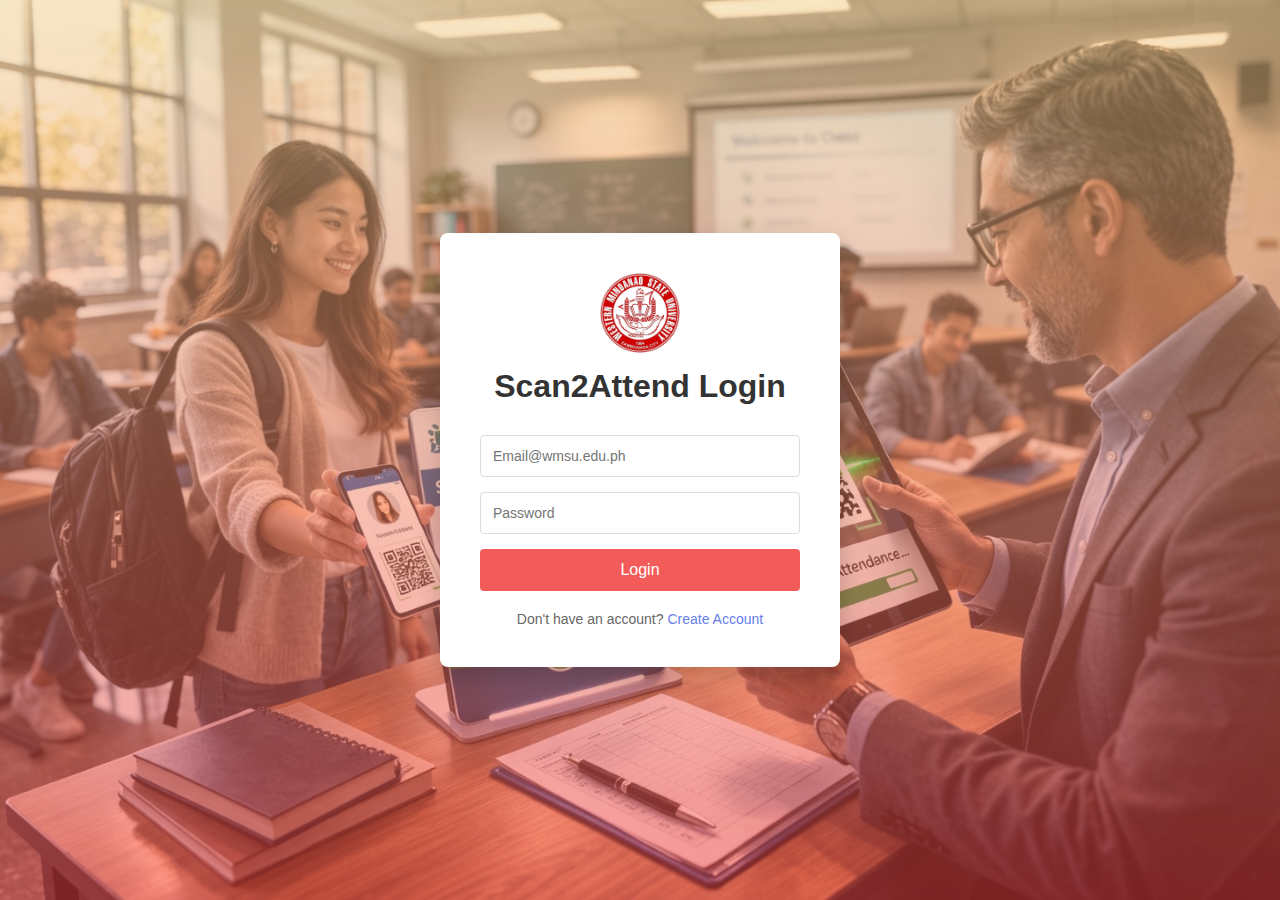
<file: index.html>
<!DOCTYPE html>
<html lang="en">
<head>
    <meta charset="UTF-8">
    <meta name="viewport" content="width=device-width, initial-scale=1.0">
    <title>Login</title>
    <link rel="stylesheet" href="login-page\styles\style.css">
</head>
<body>
    <div class="login-container">
        <div class="login-box">
            <div id="Login Logo">
        <img src="login-page\wmsulogo.jpg" alt="Scan2Attend Logo" class="loginlogo">
            
            <h1><strong>Scan2Attend Login</strong></h1>
            <form>
                <input type="email" placeholder="Email@wmsu.edu.ph" required>
                <input type="password" placeholder="Password" required>
                <button type="submit">Login</button>
            </form>
            <p>Don't have an account? <a href="#">Create Account</a></p>
            </div>
        </div>
    </div>
</body>
</html>
</file>
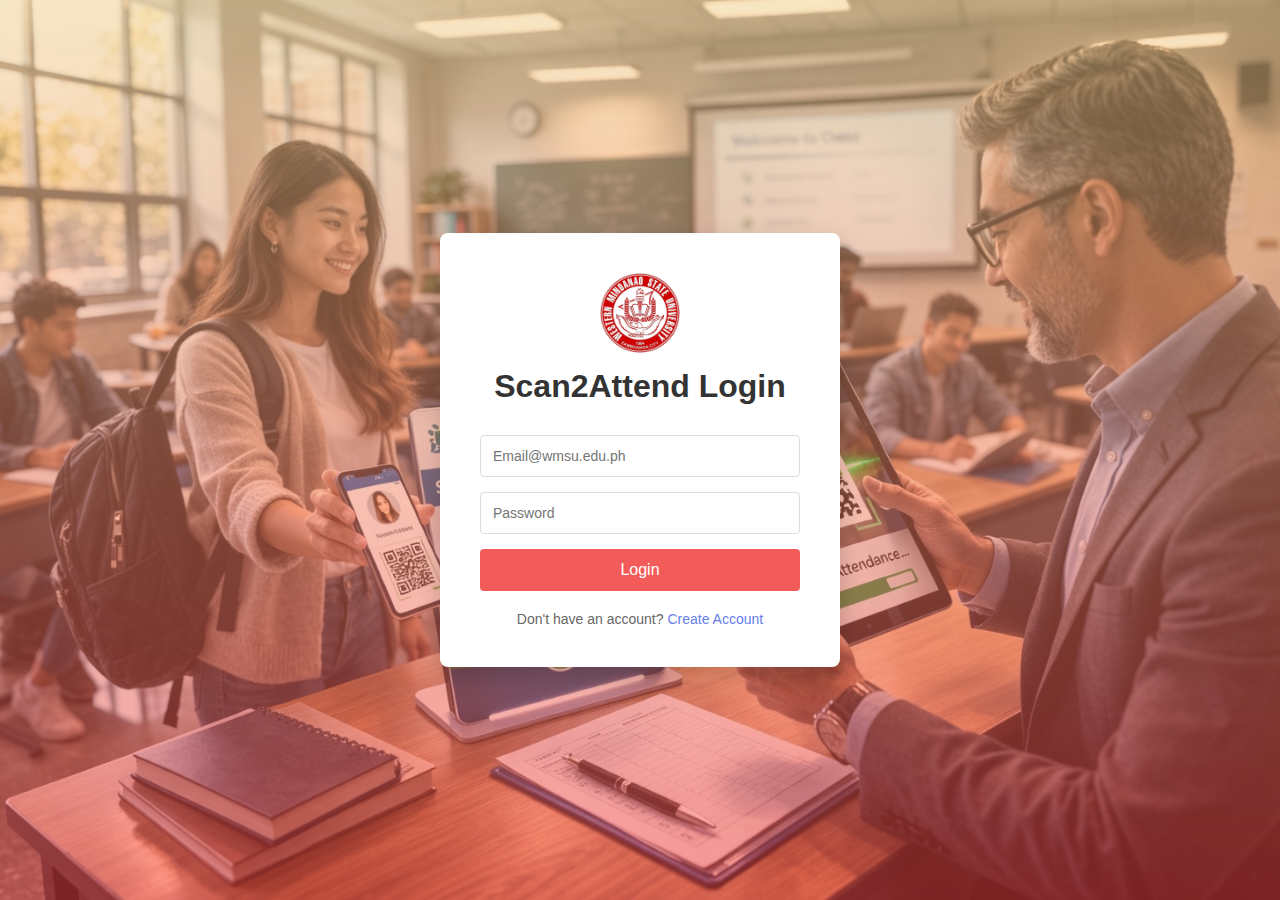
<file: login-page/index.html>
<!DOCTYPE html>
<html lang="en">
<head>
    <meta charset="UTF-8">
    <meta name="viewport" content="width=device-width, initial-scale=1.0">
    <title>Login</title>
    <link rel="stylesheet" href="styles/style.css">
</head>
<body>
    <div class="login-container">
        <div class="login-box">
            <div id="Login Logo">
        <img src="wmsulogo.jpg" alt="Scan2Attend Logo" class="loginlogo">
            
            <h1><strong>Scan2Attend Login</strong></h1>
            <form>
                <input type="email" placeholder="Email@wmsu.edu.ph" required>
                <input type="password" placeholder="Password" required>
                <button type="submit">Login</button>
            </form>
            <p>Don't have an account? <a href="#">Create Account</a></p>
            </div>
        </div>
    </div>
</body>
</html>
</file>
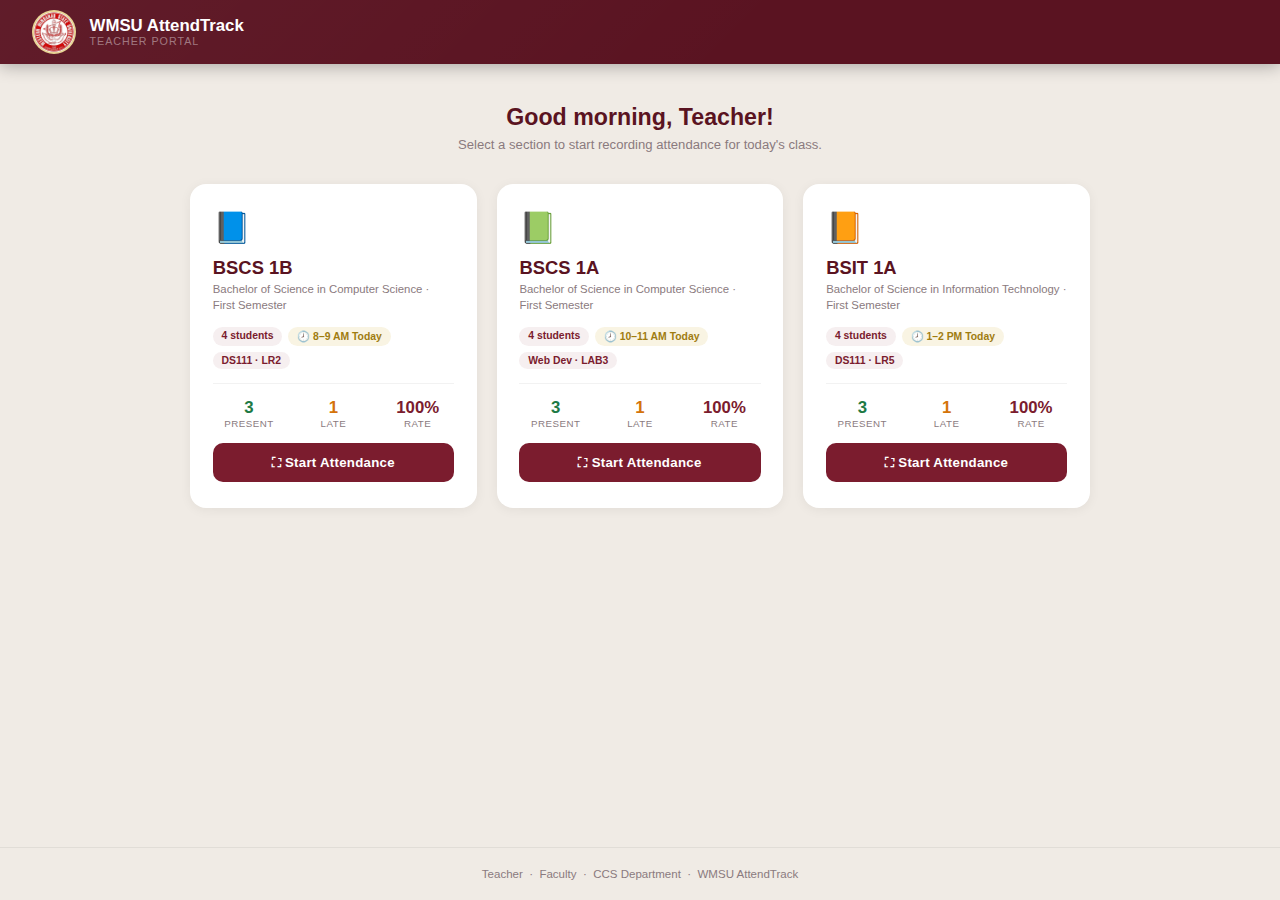
<file: Teacher-Dashboard/index.html>
<!DOCTYPE html>
<html lang="en">
<head>
<meta charset="UTF-8">
<meta name="viewport" content="width=device-width, initial-scale=1.0">
<title>WMSU AttendTrack — Select Section</title>
<link rel="stylesheet" href="Landingpage/styledestop.css">
<link rel="stylesheet" href="styledestop2.css">
</head>
<body>
<div class="page">

  <header class="header">
    <div class="header-brand">
      <div class="header-logo"><img src="Landingpage/wmsulogo.jpg" alt="WMSU"></div>
      <div>
        <div class="header-title">WMSU AttendTrack</div>
        <div class="header-sub">Teacher Portal</div>
      </div>
    </div>
  </header>

  <div class="picker-screen">
    <div class="picker-hero">
      <div class="picker-hero-title">Good morning, Teacher!</div>
      <div class="picker-hero-sub">Select a section to start recording attendance for today's class.</div>
    </div>

    <div class="picker-grid">

      <a href="Landingpage/BSCS1B/BSCS1B.html" class="picker-card">
        <div class="picker-card-icon">📘</div>
        <div class="picker-card-name">BSCS 1B</div>
        <div class="picker-card-full">Bachelor of Science in Computer Science · First Semester</div>
        <div class="picker-card-meta">
          <span class="picker-chip">4 students</span>
          <span class="picker-chip sched">🕗 8–9 AM Today</span>
          <span class="picker-chip">DS111 · LR2</span>
        </div>
        <div class="picker-stats">
          <div class="picker-stat"><div class="pstat-num good">3</div><div class="pstat-lbl">Present</div></div>
          <div class="picker-stat"><div class="pstat-num warn">1</div><div class="pstat-lbl">Late</div></div>
          <div class="picker-stat"><div class="pstat-num muted">100%</div><div class="pstat-lbl">Rate</div></div>
        </div>
        <div class="picker-start-btn">⛶ Start Attendance</div>
      </a>
      <a href="Landingpage/BSCS1A/BSCS1A.html" class="picker-card">
        <div class="picker-card-icon">📗</div>
        <div class="picker-card-name">BSCS 1A</div>
        <div class="picker-card-full">Bachelor of Science in Computer Science · First Semester</div>
        <div class="picker-card-meta">
          <span class="picker-chip">4 students</span>
          <span class="picker-chip sched">🕗 10–11 AM Today</span>
          <span class="picker-chip">Web Dev · LAB3</span>
        </div>
        <div class="picker-stats">
          <div class="picker-stat"><div class="pstat-num good">3</div><div class="pstat-lbl">Present</div></div>
          <div class="picker-stat"><div class="pstat-num warn">1</div><div class="pstat-lbl">Late</div></div>
          <div class="picker-stat"><div class="pstat-num muted">100%</div><div class="pstat-lbl">Rate</div></div>
        </div>
        <div class="picker-start-btn">⛶ Start Attendance</div>
      </a>
      <a href="Landingpage/BSIT1A/BSIT1A.html" class="picker-card">
        <div class="picker-card-icon">📙</div>
        <div class="picker-card-name">BSIT 1A</div>
        <div class="picker-card-full">Bachelor of Science in Information Technology · First Semester</div>
        <div class="picker-card-meta">
          <span class="picker-chip">4 students</span>
          <span class="picker-chip sched">🕗 1–2 PM Today</span>
          <span class="picker-chip">DS111 · LR5</span>
        </div>
        <div class="picker-stats">
          <div class="picker-stat"><div class="pstat-num good">3</div><div class="pstat-lbl">Present</div></div>
          <div class="picker-stat"><div class="pstat-num warn">1</div><div class="pstat-lbl">Late</div></div>
          <div class="picker-stat"><div class="pstat-num muted">100%</div><div class="pstat-lbl">Rate</div></div>
        </div>
        <div class="picker-start-btn">⛶ Start Attendance</div>
      </a>

    </div>
  </div>

  <div class="page-footer">Teacher &nbsp;·&nbsp; Faculty &nbsp;·&nbsp; CCS Department &nbsp;·&nbsp; WMSU AttendTrack</div>

</div>
</body>
</html>
</file>
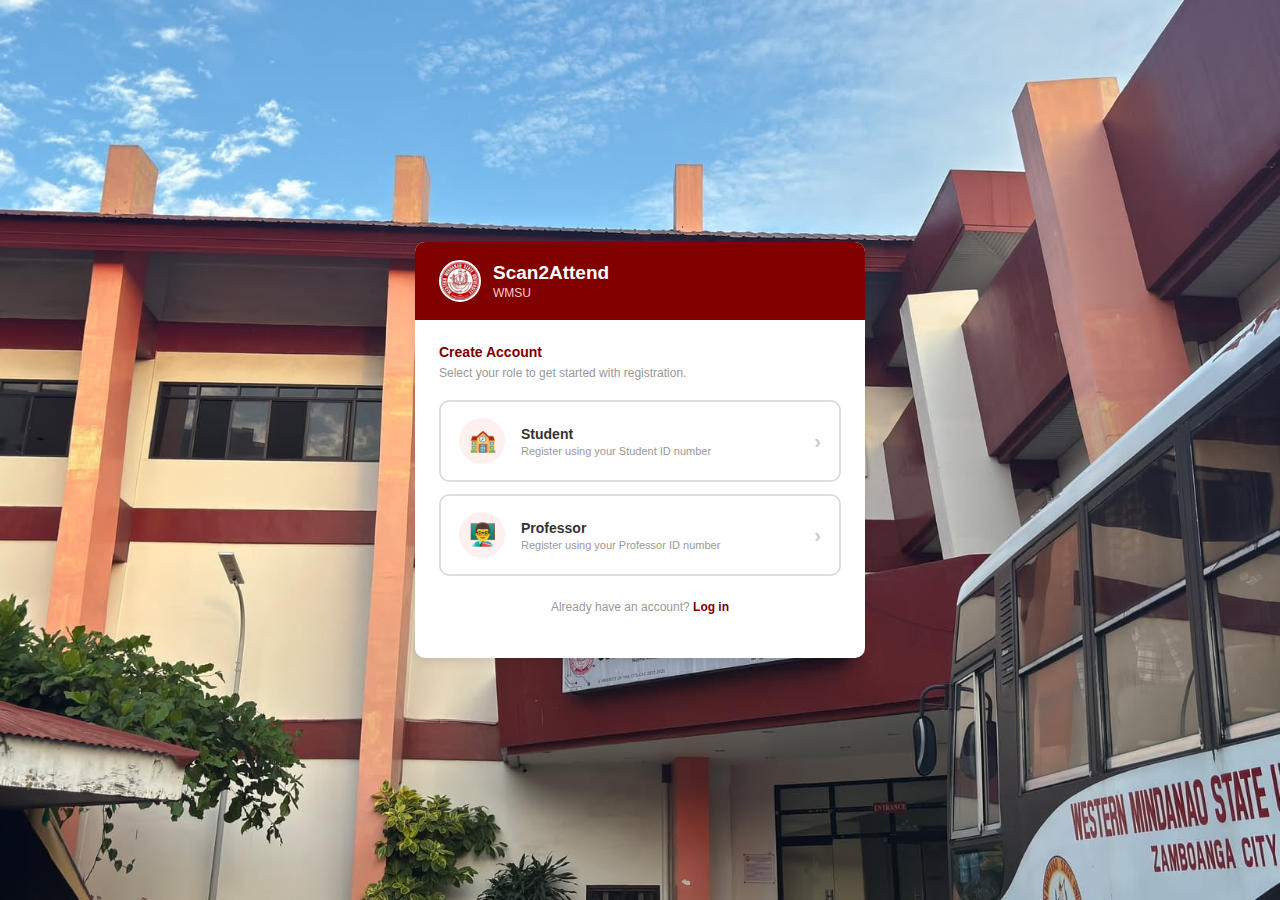
<file: Choose.html>
<!DOCTYPE html>
<html lang="en">
<head>
  <meta charset="UTF-8" />
  <meta name="viewport" content="width=device-width, initial-scale=1.0"/>
  <title>Create Account - Choose Role</title>
  <link rel="stylesheet" href="chooserole.css">
  <style>
    * {
      box-sizing: border-box;
      margin: 0;
      padding: 0;
    }

    body {
      background-image: url('background.jpg');
      background-repeat: no-repeat;
      background-size: cover;
      background-position: center;
      background-attachment: fixed;
      font-family: Arial, Helvetica, sans-serif;
      display: flex;
      justify-content: center;
      align-items: center;
      min-height: 100vh;
      padding: 20px;
    }

    .box {
      background: white;
      border-radius: 10px;
      width: 100%;
      max-width: 450px;
      box-shadow: 0 4px 10px rgba(0,0,0,0.1);
      overflow: hidden;
    }

    .top-bar {
      background: #800000;
      padding: 18px 24px;
      display: flex;
      align-items: center;
      gap: 12px;
    }

    .school-logo {
      width: 42px;
      height: 42px;
      border-radius: 50%;
      overflow: hidden;
      border: 2px solid white;
      flex-shrink: 0;
    }

    .school-logo img {
      width: 100%;
      height: 100%;
      object-fit: cover;
    }

    .top-bar-text h1 {
      color: white;
      font-size: 19px;
    }

    .top-bar-text p {
      color: #ffcccc;
      font-size: 12px;
      margin-top: 2px;
    }

    .form-body {
      padding: 24px;
    }

    .form-body h2 {
      font-size: 14px;
      color: #800000;
      font-weight: bold;
      margin-bottom: 6px;
    }

    .form-body > p {
      font-size: 12px;
      color: #999;
      margin-bottom: 20px;
    }

    .cards {
      display: flex;
      flex-direction: column;
      gap: 12px;
      margin-bottom: 24px;
    }

    .card {
      border: 2px solid #ddd;
      border-radius: 10px;
      padding: 16px 18px;
      display: flex;
      align-items: center;
      gap: 16px;
      text-decoration: none;
      transition: border-color 0.2s, background 0.2s;
    }

    .card:hover {
      border-color: #800000;
      background: #fff5f5;
    }

    .card-icon {
      width: 46px;
      height: 46px;
      background: #fff0f0;
      border-radius: 50%;
      display: flex;
      align-items: center;
      justify-content: center;
      flex-shrink: 0;
      font-size: 22px;
    }

    .card-text h3 {
      font-size: 14px;
      color: #333;
      margin-bottom: 3px;
    }

    .card-text p {
      font-size: 11px;
      color: #999;
      margin: 0;
    }

    .card-arrow {
      margin-left: auto;
      color: #ccc;
      font-size: 20px;
      font-weight: bold;
    }

    .card:hover .card-arrow {
      color: #800000;
    }

    .login-link {
      text-align: center;
      font-size: 11px;
      color: #999;
    }

    .login-link a {
      color: #800000;
      font-weight: bold;
      text-decoration: none;
    }
  </style>
</head>
<body>

<div class="box">
  <div class="top-bar">
    <div class="school-logo">
      <img src="wmsu.jpg" alt="WMSU Logo">
    </div>
    <div class="top-bar-text">
      <h1>Scan2Attend</h1>
      <p>WMSU</p>
    </div>
  </div>

  <div class="form-body">
    <h2>Create Account</h2>
    <p>Select your role to get started with registration.</p>

    <div class="cards">

      <a href="CreateAccs.html" class="card">
        <div class="card-icon">&#127979;</div>
        <div class="card-text">
          <h3>Student</h3>
          <p>Register using your Student ID number</p>
        </div>
        <span class="card-arrow">&#8250;</span>
      </a>

      <a href="CreateAdmin.html" class="card">
        <div class="card-icon">&#128104;&#8205;&#127979;</div>
        <div class="card-text">
          <h3>Professor</h3>
          <p>Register using your Professor ID number</p>
        </div>
        <span class="card-arrow">&#8250;</span>
      </a>

    </div>

    <p class="login-link">Already have an account? <a href="#">Log in</a></p>
  </div>
</div>

</body>
</html>
</file>
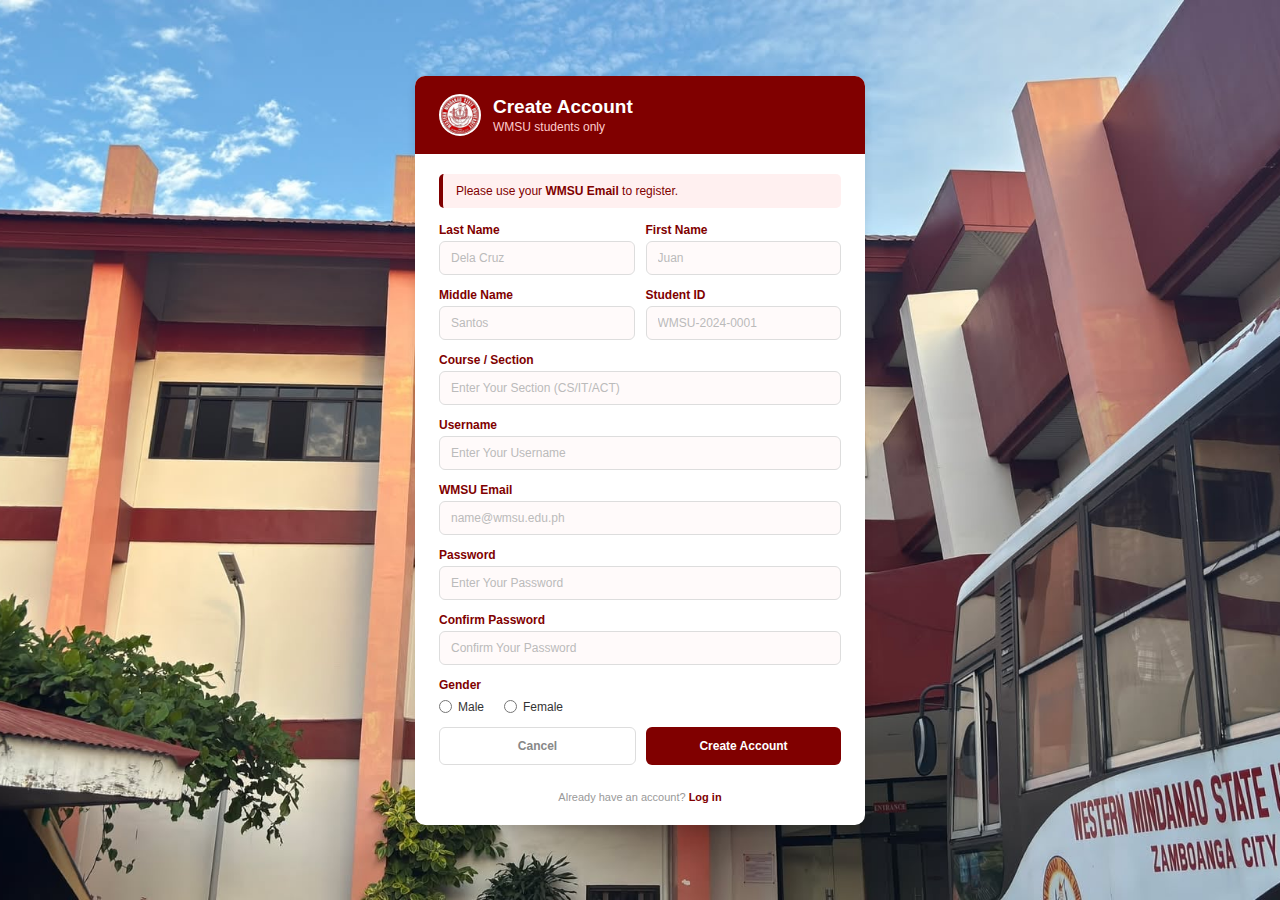
<file: CreateAccs.html>
<!DOCTYPE html>
<html lang="en">
<head>
  <meta charset="UTF-8" />
  <meta name="viewport" content="width=device-width, initial-scale=1.0"/>
  <title>Create Account</title>
  <style>
    * {
      box-sizing: border-box;
      margin: 0;
      padding: 0;
    }

    body {
      background-image: url('background.jpg');
      background-repeat: no-repeat;
      background-size: cover;
      background-position: center;
      font-family: Arial, Helvetica, sans-serif;
      display: flex;
      justify-content: center;
      align-items: center;
      min-height: 100vh;
      padding: 20px;
    }

    .box {
      background: white;
      border-radius: 10px;
      width: 100%;
      max-width: 450px;
      box-shadow: 0 4px 10px rgba(0,0,0,0.1);
      overflow: hidden;
    }

    .top-bar {
      background: #800000;
      padding: 18px 24px;
      display: flex;
      align-items: center;
      gap: 12px;
    }

    .school-logo {
      width: 42px;
      height: 42px;
      border-radius: 50%;
      overflow: hidden;
      border: 2px solid white;
      flex-shrink: 0;
    }

    .school-logo img {
      width: 100%;
      height: 100%;
      object-fit: cover;
    }

    .top-bar-text h1 {
      color: white;
      font-size: 19px;
    }

    .top-bar-text p {
      color: #ffcccc;
      font-size: 12px;
      margin-top: 2px;
    }

    .form-body {
      padding: 20px 24px 22px;
    }

    .notice {
      background: #fff0f0;
      border-left: 4px solid #800000;
      padding: 10px 13px;
      border-radius: 5px;
      font-size: 12px;
      color: #800000;
      margin-bottom: 15px;
    }

    label {
      display: block;
      font-size: 12px;
      font-weight: bold;
      color: #800000;
      margin-bottom: 4px;
    }

    input,
    select {
      width: 100%;
      padding: 9px 11px;
      border: 1.5px solid #ddd;
      border-radius: 6px;
      font-family: Arial, Helvetica, sans-serif;
      font-size: 12px;
      color: #333;
      outline: none;
      margin-bottom: 13px;
      background: #fffafa;
    }

    input:focus,
    select:focus {
      border-color: #800000;
    }

    input::placeholder {
      color: #bbb;
    }

    .row {
      display: grid;
      grid-template-columns: 1fr 1fr;
      gap: 11px;
    }

    .buttons {
      display: flex;
      gap: 10px;
      margin-top: 4px;
      width: 100%;
    }

    button {
      flex: 1;
      padding: 10px;
      border: none;
      border-radius: 6px;
      font-family: Arial, Helvetica, sans-serif;
      font-size: 12px;
      font-weight: bold;
      cursor: pointer;
    }

    .btn-clear {
      background: white;
      border: 1.5px solid #ddd;
      color: #888;
      display: flex;
      align-items: center;
      justify-content: center;
      text-decoration: none;
      flex: 1;
      padding: 10px;
      height: 38px;
      border-radius: 6px;
      font-family: Arial, Helvetica, sans-serif;
      font-size: 12px;
      font-weight: bold;
      cursor: pointer;
    }

    .btn-clear:hover {
      border-color: #800000;
      color: #800000;
    }

    .btn-submit {
      background: #800000;
      color: white;
      flex: 1;
      padding: 10px;
      height: 38px;
      border: none;
      border-radius: 6px;
      font-family: Arial, Helvetica, sans-serif;
      font-size: 12px;
      font-weight: bold;
      cursor: pointer;
    }

    .btn-submit:hover {
      background: #5c0000;
    }

    .login-link {
      text-align: center;
      font-size: 11px;
      color: #999;
      margin-top: 13px;
    }

    .login-link a {
      color: #800000;
      font-weight: bold;
      text-decoration: none;
    }

    /* Gender section */
    .gender-section {
      margin-bottom: 13px;
    }

    .gender-label {
      display: block;
      font-size: 12px;
      font-weight: bold;
      color: #800000;
      margin-bottom: 8px;
    }

    .gender-options {
      display: flex;
      gap: 20px;
      margin-bottom: 13px;
    }

    .gender-options label {
      display: flex;
      align-items: center;
      gap: 6px;
      font-size: 12px;
      font-weight: normal;
      color: #333;
      cursor: pointer;
      margin-bottom: 0;
    }

    .gender-options input[type="radio"] {
      width: auto;
      margin-bottom: 0;
      accent-color: #800000;
      cursor: pointer;
    }

    /* Cancel link styled as button */
    .btn-cancel {
      flex: 1;
      padding: 10px;
      border-radius: 6px;
      font-family: Arial, Helvetica, sans-serif;
      font-size: 12px;
      font-weight: bold;
      cursor: pointer;
      text-align: center;
      text-decoration: none;
      display: inline-block;
      background: white;
      border: 1.5px solid #ddd;
      color: #888;
    }

    .btn-cancel:hover {
      border-color: #800000;
      color: #800000;
    }
  </style>
</head>
<body>

<div class="box">
  <div class="top-bar">
    <div class="school-logo">
      <img src="wmsu2.jpg" alt="WMSU Logo">
    </div>
    <div class="top-bar-text">
      <h1>Create Account</h1>
      <p>WMSU students only</p>
    </div>
  </div>

  <div class="form-body">
    <div class="notice">
      Please use your <strong>WMSU Email</strong> to register.
    </div>

    <form action="success.html" method="GET">

      <div class="row">
        <div>
          <label>Last Name</label>
          <input type="text" name="lastname" placeholder="Dela Cruz" required />
        </div>
        <div>
          <label>First Name</label>
          <input type="text" name="firstname" placeholder="Juan" required />
        </div>
      </div>

      <div class="row">
        <div>
          <label>Middle Name</label>
          <input type="text" name="middlename" placeholder="Santos" />
        </div>
        <div>
          <label>Student ID</label>
          <input type="text" name="studentid" placeholder="WMSU-2024-0001" required />
        </div>
      </div>

      <label>Course / Section</label>
      <input list="course" name="section" placeholder="Enter Your Section (CS/IT/ACT)" required />
      <datalist id="course">
        <option value="BSCS 1-A">
        <option value="BSCS 1-B">
        <option value="BSIT 1-A">
        <option value="BSIT 1-B">
        <option value="BSCS 2-A">
        <option value="BSCS 2-B">
        <option value="BSIT 2-A">
        <option value="BSIT 2-B">
        <option value="BSCS 3-A">
        <option value="BSCS 3-B">
        <option value="BSIT 3-A">
        <option value="BSIT 3-B">
        <option value="BSCS 4-A">
        <option value="BSCS 4-B">
        <option value="BSIT 4-A">
        <option value="BSIT 4-B">
        <option value="ACT AD 1-A">
        <option value="ACT AD 1-B">
        <option value="ACT NT 2-A">
        <option value="ACT NT 2-B">
      </datalist>

      <label>Username</label>
      <input type="text" name="username" placeholder="Enter Your Username" required />

      <label>WMSU Email</label>
      <input type="email" name="email" placeholder="name@wmsu.edu.ph" required />

      <label>Password</label>
      <input type="password" name="password" placeholder="Enter Your Password" required />

      <label>Confirm Password</label>
      <input type="password" name="confirm" placeholder="Confirm Your Password" required />

      <div class="gender-section">
        <span class="gender-label">Gender</span>
        <div class="gender-options">
          <label>
            <input type="radio" name="gender" value="male" required />
            Male
          </label>
          <label>
            <input type="radio" name="gender" value="female" />
            Female
          </label>
        </div>
      </div>

      <div class="buttons">
        <a href="Choose.html" class="btn-clear">Cancel</a>
        <input type="submit" value="Create Account" class="btn-submit" />
      </div>

      <p class="login-link">Already have an account? <a href="../LoginPage.html">Log in</a></p>

    </form>
  </div>
</div>

</body>
</html>
</file>
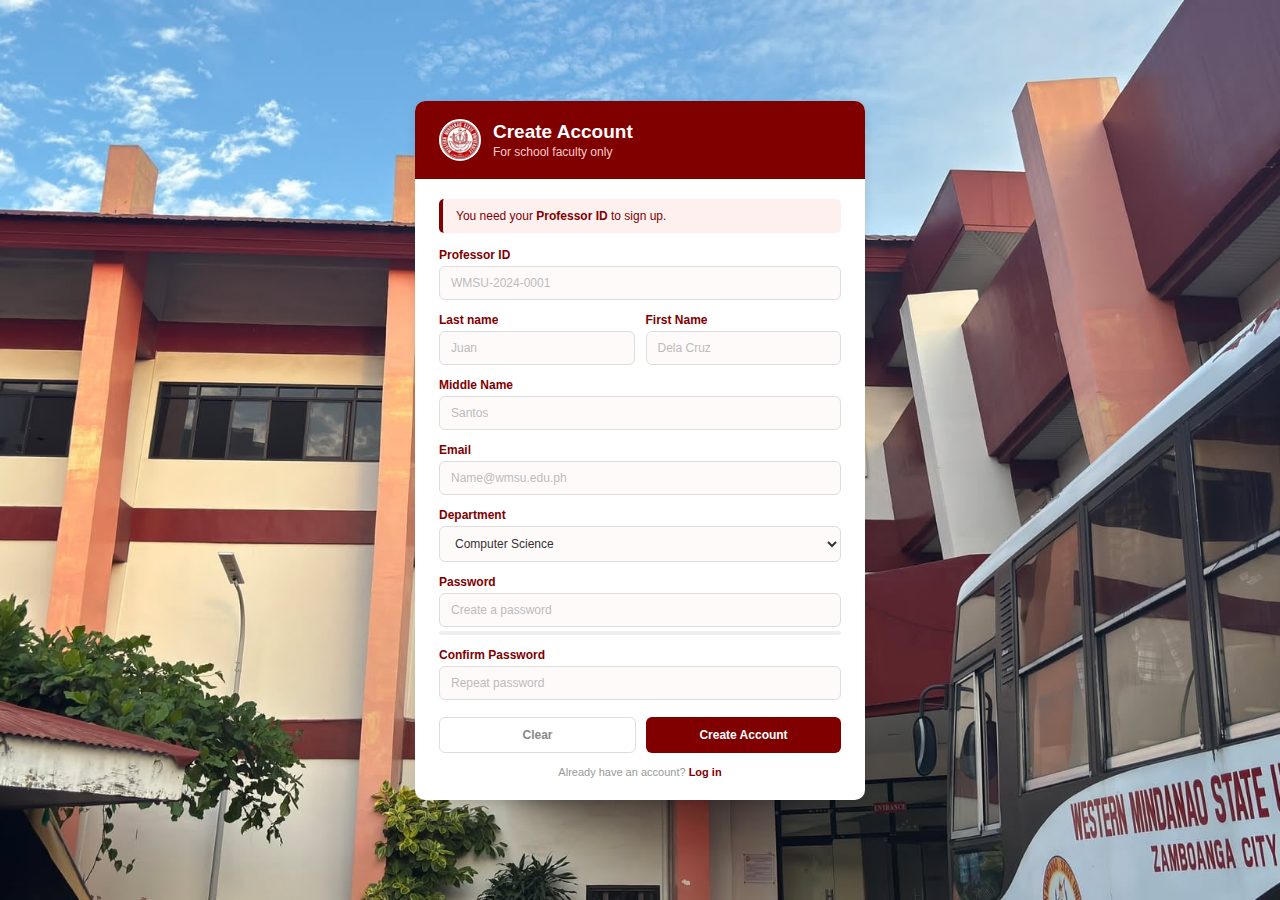
<file: CreateAdmin.html>
<!DOCTYPE html>
<html lang="en">
<head>
  <meta charset="UTF-8" />
  <meta name="viewport" content="width=device-width, initial-scale=1.0"/>
  <title>Create Account</title>

  <style>
    * {
      box-sizing: border-box;
      margin: 0;
      padding: 0;
    }

    body {
      background-image: url('background.jpg');
      background-repeat: no-repeat;
      background-size: cover;
      background-position: center;
      background-attachment: fixed;
      font-family: Arial, Helvetica, sans-serif;
      display: flex;
      justify-content: center;
      align-items: center;
      min-height: 100vh;
      padding: 20px;
    }
    
    .box {
      background: white;
      border-radius: 10px;
      padding: 0;
      width: 100%;
      max-width: 450px;
      box-shadow: 0 4px 10px rgba(0,0,0,0.1);
      overflow: hidden;
    }

    .top-bar {
      background: #800000;
      padding: 18px 24px;
      display: flex;
      align-items: center;
      gap: 12px;
    }
    
    .school-logo {
      width: 42px;
      height: 42px;
      border-radius: 50%;
      overflow: hidden;
      border: 2px solid white;
      flex-shrink: 0;
    }

    .school-logo img {
      width: 100%;
      height: 100%;
      object-fit: cover;
    }

    .top-bar-text h1 { 
      color: white;
      font-size: 19px;
    }

    .top-bar-text p {
      color: #ffcccc;
      font-size: 12px;
      margin-top: 2px;
    }

    .form-body {
      padding: 20px 24px 22px;
    }

    .notice {
      background: #fff0f0;
      border-left: 4px solid #800000;
      padding: 10px 13px;
      border-radius: 5px;
      font-size: 12px;
      color: #800000;
      margin-bottom: 15px;
    }

    label {
      display: block;
      font-size: 12px;
      font-weight: bold;
      color: #800000;
      margin-bottom: 4px;
    }

    input, select {
      width: 100%;
      padding: 9px 11px;
      border: 1.5px solid #ddd;
      border-radius: 6px;
      font-family: Arial, Helvetica, sans-serif;
      font-size: 12px;
      color: #333;
      outline: none;
      margin-bottom: 13px;
      background: #fffafa;
    }

    input:focus, select:focus {
      border-color: #800000;
    }

    input::placeholder {
      color: #bbb;
    }

    .row {
      display: grid;
      grid-template-columns: 1fr 1fr;
      gap: 11px;
    }

    .err {
      font-size: 11px;
      color: red;
      margin-top: -10px;
      margin-bottom: 10px;
      display: none;
    }

    .strength {
      height: 4px;
      background: #eee;
      border-radius: 4px;
      margin-top: -9px;
      margin-bottom: 4px;
    }

    .strength-fill {
      height: 100%;
      border-radius: 4px;
      width: 0%;
      transition: width 0.3s, background 0.3s;
    }
    
    .strength-text {
      font-size: 10px;
      color: #999;
      text-align: right;
      margin-bottom: 13px;
    }

    .buttons {
      display: flex;
      gap: 10px;
      margin-top: 4px;
    }

    button {
      flex: 1;
      padding: 10px;
      border: none;
      border-radius: 6px;
      font-family: Arial, Helvetica, sans-serif;
      font-size: 12px;
      font-weight: bold;
      cursor: pointer;
    }

    .btn-clear {
      background: white;
      border: 1.5px solid #ddd;
      color: #888;
    }

    .btn-clear:hover { 
      border-color: #800000;
      color: #800000;
    }

    .btn-submit {
      background: #800000;
      color: white;
    }

    .btn-submit:hover{
      background: #5c0000;
    }

    .login-link {
      text-align: center;
      font-size: 11px;
      color: #999;
      margin-top: 13px;
    }

    .login-link a {
      color: #800000;
      font-weight: bold;
      text-decoration: none;
    }

    .success {
      display: none;
      position: fixed;
      inset: 0;
      background: rgba(80,0,0,0.88);
      justify-content: center;
      align-items: center;
      flex-direction: column;
      gap: 12px;
      text-align: center;
      padding: 20px;
    }

    .success.show {
      display: flex;
    }

    .success h2 {
      color: white;
      font-size: 22px;
    }

    .success p {
      color: #ffcccc;
      font-size: 13px;
      max-width: 280px;
    }

    .success button {
      margin-top: 5px;
      width: 180px;
      flex: none;
      background: white;
      color: #800000;
      font-weight: bold;
    }
    
  </style>
</head>
<body>

<div class="box">
  <div class="top-bar">
    <div class="school-logo">
      <img src="wmsu.jpg" alt="wmsuphoto">
    </div>
    <div class="top-bar-text">
      <h1>Create Account</h1>
      <p>For school faculty only</p>
    </div>
  </div>

  <div class="form-body">
    <div class="notice">
      You need your <strong>Professor ID</strong> to sign up.
    </div>

    <form id="myForm">

      <label>Professor ID</label>
      <input type="text" id="profId" placeholder="WMSU-2024-0001" />
      <p class="err" id="idErr">Please enter a valid ID (PROF-YYYY-XXXX)</p>

      <div class="row">
        <div>
          <label>Last name</label>
          <input type="text" id="fname" placeholder="Juan" />
        </div>
        <div>
          <label>First Name</label>
          <input type="text" id="lname" placeholder="Dela Cruz" />
        </div>
      </div>

      <label>Middle Name</label>
      <input type="text" id="mname" placeholder="Santos" />

      <label>Email</label>
      <input type="email" id="email" placeholder="Name@wmsu.edu.ph" />

      <label>Department</label>
      <select id="dept">
        <option value="cs">Computer Science</option>
        <option value="it">Information Technology</option>
      </select>

      <label>Password</label>
      <input type="password" id="password" placeholder="Create a password" />
      <div class="strength"><div class="strength-fill" id="fill"></div></div>
      <p class="strength-text" id="strengthText"></p>

      <label>Confirm Password</label>
      <input type="password" id="confirm" placeholder="Repeat password" />
      <p class="err" id="pwErr">Passwords don't match!</p>

      <div class="buttons">
        <button type="reset" class="btn-clear">Clear</button>
        <button type="submit" class="btn-submit">Create Account</button>
      </div>

      <p class="login-link">Already have an account? <a href="#">Log in</a></p>

    </form>
  </div>
</div>

<div class="success" id="successScreen">
  <h2>Account Created!</h2>
  <p>Your professor account is ready.</p>
  <button id="goBackBtn">Go Back</button>
</div>

</body>
</html>
</file>
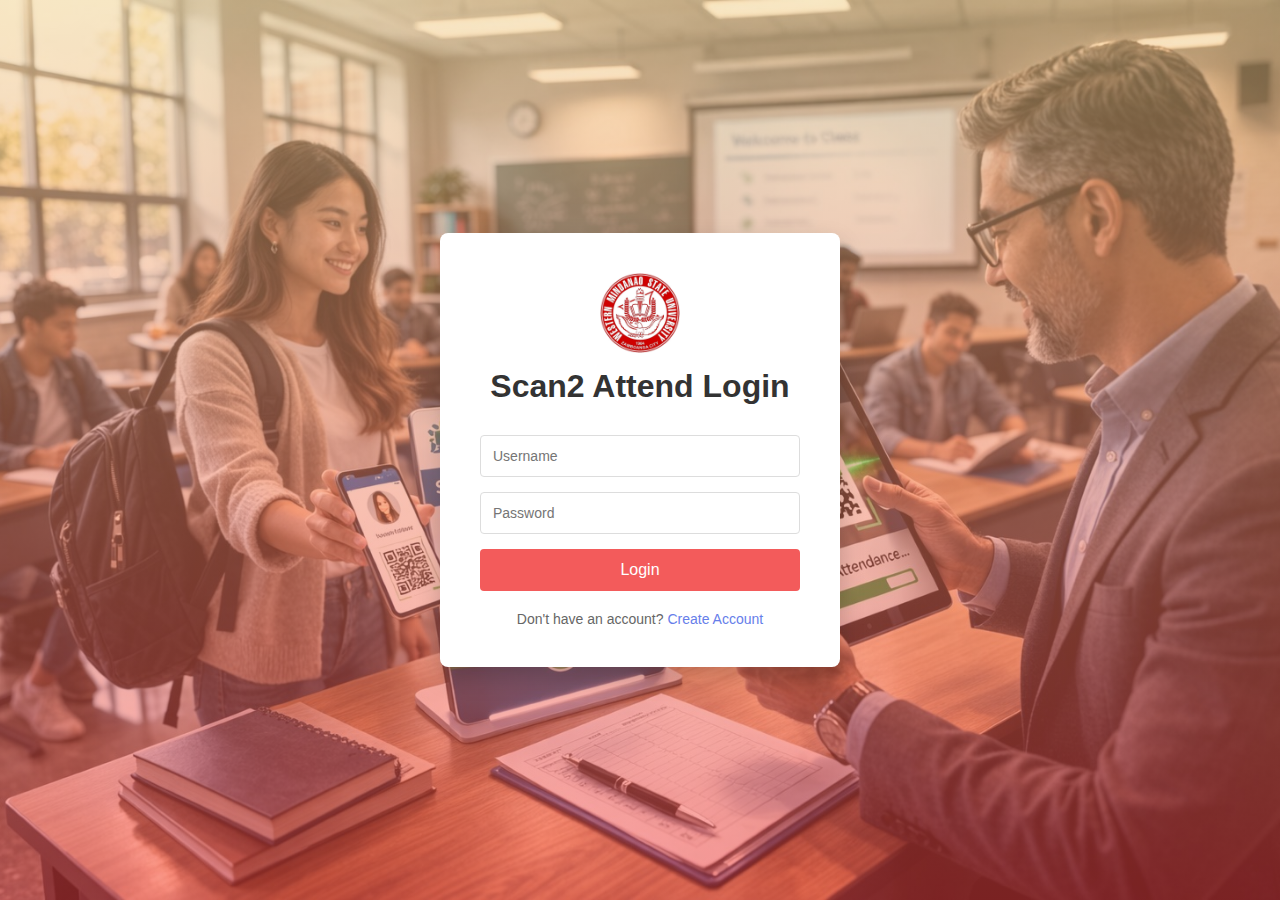
<file: LoginPage.html>
<!DOCTYPE html>
<html lang="en">
<head>
    <meta charset="UTF-8">
    <meta name="viewport" content="width=device-width, initial-scale=1.0">
    <title>Login</title>
    <link rel="stylesheet" href="login-page\styles\style.css">
</head>
<body>
    <div class="login-container">
        <div class="login-box">
            <div id="Login Logo">
        <img src="login-page\wmsulogo.jpg" alt="Scan2Attend Logo" class="loginlogo">
            
            <h1><strong>Scan2 Attend Login</strong></h1>
            <form>
                <input type="email" placeholder="Username" required>
                <input type="password" placeholder="Password" required>
                <button type="submit">Login</button>
            </form>
            <p>Don't have an account? <a href="createaccount\CreateAcc.html">Create Account</a></p>
            </div>
        </div>
    </div>
</body>
</html>
</file>
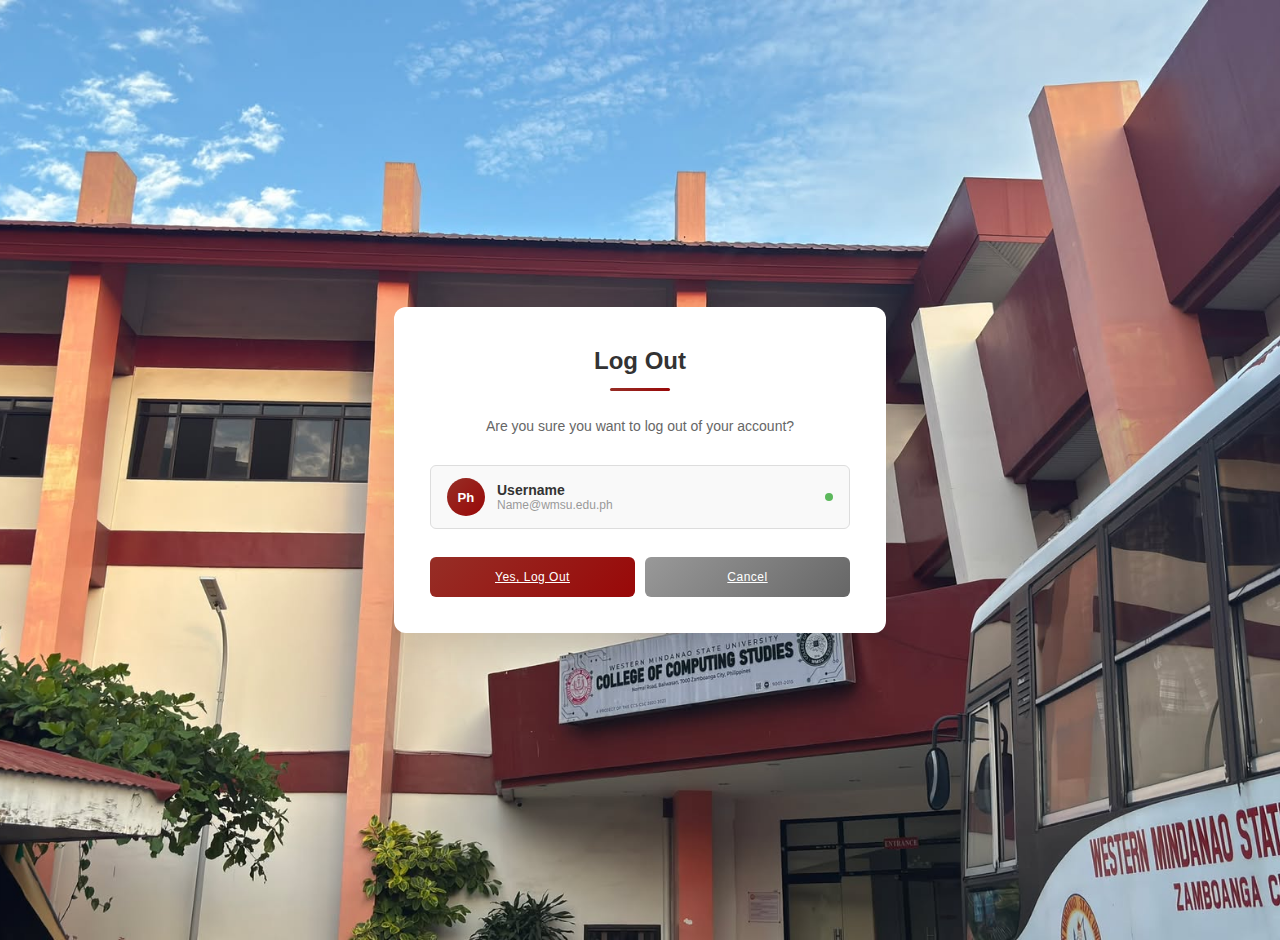
<file: LogOut.html>
<!DOCTYPE html>
<html>
<head>
  <meta charset="UTF-8"/>
  <meta name="viewport" content="width=device-width, initial-scale=1.0"/>
  <link rel="stylesheet" href="LogOut.css">
  <title>Log Out</title>
</head>
<body>

  <div class="container">
    <div class="title">Log Out
      <div class="title-underline"></div>
    </div>

    <p class="message">Are you sure you want to log out of your account?</p>

    <div class="user-row">
      <div class="avatar">Ph</div>
      <div class="user-info">
        <div class="user-name">Username</div>
        <div class="user-email">Name@wmsu.edu.ph</div>
      </div>
      <div class="status-dot"></div>
    </div>

    <div class="button">
      <a href="/login" class="btn btn-logout">Yes, Log Out</a>
      <a href="#" class="btn btn-cancel">Cancel</a>
    </div>
  </div>

</body>
</html>
</file>
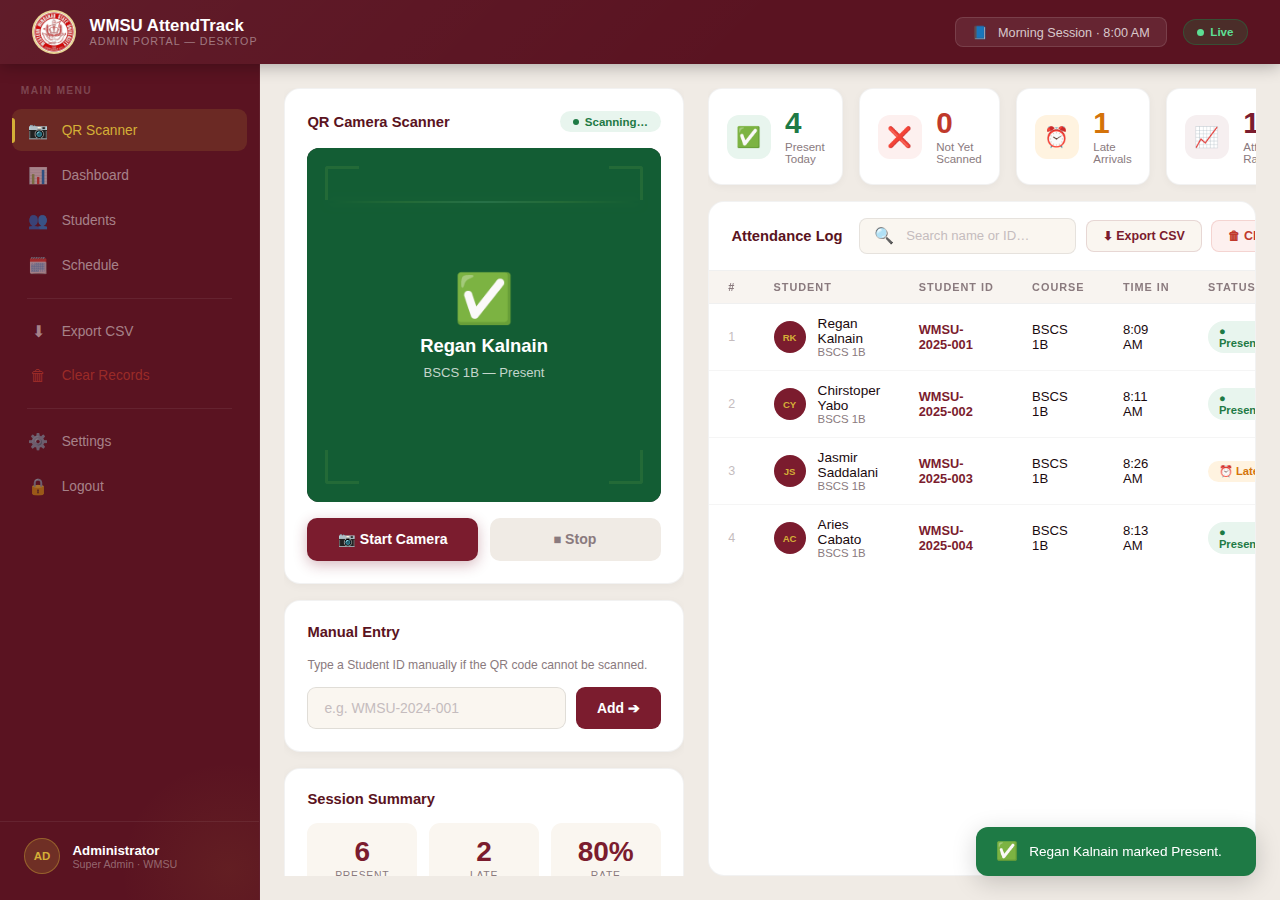
<file: Admin-Dashboard/Desktop.html>
<!DOCTYPE html>
<html lang="en">
<head>
    <meta charset="UTF-8">
    <meta name="viewport" content="width=device-width, initial-scale=1.0">
    <title>WMSU AttendTrack — Admin Desktop</title>
    <link rel="stylesheet" href="styledestop.css">
</head>
<body>

<!-- ══ CSS-only navigation radios ══ -->
<input type="radio" class="nav-radio" name="nav" id="nav-scanner" checked>
<input type="radio" class="nav-radio" name="nav" id="nav-dashboard">
<input type="radio" class="nav-radio" name="nav" id="nav-students">
<input type="radio" class="nav-radio" name="nav" id="nav-schedule">

<div class="app">

    <header class="header">
        <div class="header-brand">
            <div class="header-logo">
                <img src="wmsulogo.jpg" alt="WMSU Logo">
            </div>
            <div>
                <div class="header-title">WMSU AttendTrack</div>
                <div class="header-sub">Admin Portal — Desktop</div>
            </div>
        </div>
        <div class="header-right">
            <div class="session-chip">📘 &nbsp; Morning Session · 8:00 AM</div>
            <div class="live-pill">
                <span class="live-dot"></span> Live
            </div>
        </div>
    </header>

    <div class="body-layout">

        <!-- ── SIDEBAR ── -->
        <aside class="sidebar">
            <div class="sidebar-section-label">Main Menu</div>
            <nav class="sidebar-nav">
                <label for="nav-scanner" class="nav-item nav-label-scanner">
                    <span class="nav-icon">📷</span> QR Scanner
                </label>
                <label for="nav-dashboard" class="nav-item nav-label-dashboard">
                    <span class="nav-icon">📊</span> Dashboard
                </label>
                <label for="nav-students" class="nav-item nav-label-students">
                    <span class="nav-icon">👥</span> Students
                </label>
                <label for="nav-schedule" class="nav-item nav-label-schedule">
                    <span class="nav-icon">🗓️</span> Schedule
                </label>
                <div class="nav-divider"></div>
                <a href="#" class="nav-item">
                    <span class="nav-icon">⬇</span> Export CSV
                </a>
                <a href="#" class="nav-item danger">
                    <span class="nav-icon">🗑</span> Clear Records
                </a>
                <div class="nav-divider"></div>
                <a href="#" class="nav-item">
                    <span class="nav-icon">⚙️</span> Settings
                </a>
                <a href="#" class="nav-item">
                    <span class="nav-icon">🔒</span> Logout
                </a>
            </nav>
            <div class="sidebar-footer">
                <div class="admin-chip">
                    <div class="admin-avatar">AD</div>
                    <div>
                        <div class="admin-name">Administrator</div>
                        <div class="admin-role">Super Admin · WMSU</div>
                    </div>
                </div>
            </div>
        </aside>


        <main class="main">


            <div class="view view-scanner">


            <div class="left-panel">

                <!-- Camera Card -->
                <div class="card">
                    <div class="cam-card-header">
                        <div class="cam-card-title">QR Camera Scanner</div>
                        <div class="cam-status-pill active">
                            <span class="cam-status-dot"></span>
                            Scanning…
                        </div>
                    </div>

                    <div class="cam-viewport">

                        <div class="cam-idle" style="display:none;">
                            <div class="cam-idle-icon">📷</div>
                            <div class="cam-idle-text">Click "Start Camera" to begin scanning</div>
                        </div>

                        <div class="cam-brackets">
                            <div class="cbr"></div>
                            <div class="cbl"></div>
                        </div>

                        <div class="scan-beam"></div>

                        <div class="scan-flash">
                            <div class="flash-icon">✅</div>
                            <div class="flash-name">Regan Kalnain</div>
                            <div class="flash-sub">BSCS 1B — Present</div>
                        </div>
                    </div>

                    <div class="cam-controls">
                        <button class="btn-cam btn-start-cam" disabled>
                            📷 Start Camera
                        </button>
                        <button class="btn-cam btn-stop-cam">
                            ⏹ Stop
                        </button>
                    </div>
                </div>

                <!-- Manual Entry Card -->
                <div class="card">
                    <div class="card-title">Manual Entry</div>
                    <div class="manual-hint">
                        Type a Student ID manually if the QR code cannot be scanned.
                    </div>
                    <div class="manual-row">
                        <input
                            class="manual-input"
                            type="text"
                            placeholder="e.g. WMSU-2024-001"
                            autocomplete="off"
                        />
                        <button class="btn-add">Add ➔</button>
                    </div>
                </div>

                <div class="card">
                    <div class="card-title">Session Summary</div>
                    <div class="stats-row">
                        <div class="stat-mini">
                            <div class="stat-mini-num">6</div>
                            <div class="stat-mini-label">Present</div>
                        </div>
                        <div class="stat-mini">
                            <div class="stat-mini-num">2</div>
                            <div class="stat-mini-label">Late</div>
                        </div>
                        <div class="stat-mini">
                            <div class="stat-mini-num">80%</div>
                            <div class="stat-mini-label">Rate</div>
                        </div>
                    </div>
                </div>

            </div>

            <div class="right-panel">

                <!-- KPI Cards -->
                <div class="kpi-grid">
                    <div class="kpi-card">
                        <div class="kpi-icon-wrap green">✅</div>
                        <div>
                            <div class="kpi-val green">4</div>
                            <div class="kpi-lbl">Present Today</div>
                        </div>
                    </div>
                    <div class="kpi-card">
                        <div class="kpi-icon-wrap red">❌</div>
                        <div>
                            <div class="kpi-val red">0</div>
                            <div class="kpi-lbl">Not Yet Scanned</div>
                        </div>
                    </div>
                    <div class="kpi-card">
                        <div class="kpi-icon-wrap orange">⏰</div>
                        <div>
                            <div class="kpi-val orange">1</div>
                            <div class="kpi-lbl">Late Arrivals</div>
                        </div>
                    </div>
                    <div class="kpi-card">
                        <div class="kpi-icon-wrap maroon">📈</div>
                        <div>
                            <div class="kpi-val maroon">100%</div>
                            <div class="kpi-lbl">Attendance Rate</div>
                        </div>
                    </div>
                </div>


                <div class="log-card">
                    <div class="log-header">
                        <div class="log-title">Attendance Log</div>
                        <div class="log-actions">
                            <div class="search-box">
                                🔍&nbsp;
                                <input type="text" placeholder="Search name or ID…" />
                            </div>
                            <button class="btn-export">⬇ Export CSV</button>
                            <button class="btn-clear-log">🗑 Clear</button>
                        </div>
                    </div>

                    <div class="table-scroll">
                        <table>
                            <thead>
                                <tr>
                                    <th>#</th>
                                    <th>Student</th>
                                    <th>Student ID</th>
                                    <th>Course</th>
                                    <th>Time In</th>
                                    <th>Status</th>
                                    <th></th>
                                </tr>
                            </thead>
                            <tbody>
                                <tr>
                                    <td style="color:var(--gray-light);font-size:0.78rem;">1</td>
                                    <td>
                                        <div class="td-student">
                                            <div class="row-avatar">RK</div>
                                            <div>
                                                <div class="row-name">Regan Kalnain</div>
                                                <div class="row-sub">BSCS 1B</div>
                                            </div>
                                        </div>
                                    </td>
                                    <td class="td-id">WMSU-2025-001</td>
                                    <td style="font-size:0.82rem;">BSCS 1B</td>
                                    <td style="font-size:0.82rem;">8:09 AM</td>
                                    <td><span class="badge present">● Present</span></td>
                                    <td><button class="btn-remove">✕</button></td>
                                </tr>
                                <tr>
                                    <td style="color:var(--gray-light);font-size:0.78rem;">2</td>
                                    <td>
                                        <div class="td-student">
                                            <div class="row-avatar">CY</div>
                                            <div>
                                                <div class="row-name">Chirstoper Yabo</div>
                                                <div class="row-sub">BSCS 1B</div>
                                            </div>
                                        </div>
                                    </td>
                                    <td class="td-id">WMSU-2025-002</td>
                                    <td style="font-size:0.82rem;">BSCS 1B</td>
                                    <td style="font-size:0.82rem;">8:11 AM</td>
                                    <td><span class="badge present">● Present</span></td>
                                    <td><button class="btn-remove">✕</button></td>
                                </tr>
                                <tr>
                                    <td style="color:var(--gray-light);font-size:0.78rem;">3</td>
                                    <td>
                                        <div class="td-student">
                                            <div class="row-avatar">JS</div>
                                            <div>
                                                <div class="row-name">Jasmir Saddalani</div>
                                                <div class="row-sub">BSCS 1B</div>
                                            </div>
                                        </div>
                                    </td>
                                    <td class="td-id">WMSU-2025-003</td>
                                    <td style="font-size:0.82rem;">BSCS 1B</td>
                                    <td style="font-size:0.82rem;">8:26 AM</td>
                                    <td><span class="badge late">⏰ Late</span></td>
                                    <td><button class="btn-remove">✕</button></td>
                                </tr>
                                <tr>
                                    <td style="color:var(--gray-light);font-size:0.78rem;">4</td>
                                    <td>
                                        <div class="td-student">
                                            <div class="row-avatar">AC</div>
                                            <div>
                                                <div class="row-name">Aries Cabato</div>
                                                <div class="row-sub">BSCS 1B</div>
                                            </div>
                                        </div>
                                    </td>
                                    <td class="td-id">WMSU-2025-004</td>
                                    <td style="font-size:0.82rem;">BSCS 1B</td>
                                    <td style="font-size:0.82rem;">8:13 AM</td>
                                    <td><span class="badge present">● Present</span></td>
                                    <td><button class="btn-remove">✕</button></td>
                                </tr>
                            </tbody>
                        </table>
                    </div>
                </div>

            </div>

            </div>

            <div class="view view-dashboard">
                <div class="view-full-panel">
                    <div class="view-header">
                        <div>
                            <div class="view-title">📊 Attendance Dashboard</div>
                            <div class="view-sub">Weekly overview · Morning Session</div>
                        </div>
                        <button class="btn-export">⬇ Export Report</button>
                    </div>
                    <div class="kpi-grid">
                        <div class="kpi-card"><div class="kpi-icon-wrap green">✅</div><div><div class="kpi-val green">4</div><div class="kpi-lbl">Present Today</div></div></div>
                        <div class="kpi-card"><div class="kpi-icon-wrap red">❌</div><div><div class="kpi-val red">0</div><div class="kpi-lbl">Absent Today</div></div></div>
                        <div class="kpi-card"><div class="kpi-icon-wrap orange">⏰</div><div><div class="kpi-val orange">1</div><div class="kpi-lbl">Late Arrivals</div></div></div>
                        <div class="kpi-card"><div class="kpi-icon-wrap maroon">📈</div><div><div class="kpi-val maroon">100%</div><div class="kpi-lbl">Weekly Avg Rate</div></div></div>
                    </div>
                    <div class="chart-row">
                        <div class="card">
                            <div class="card-title">Weekly Attendance</div>
                            <div class="bar-chart">
                                <div class="bar-item"><div class="bar-val">4</div><div class="bar bar-green" style="height:90%"></div><div class="bar-label">Mon</div></div>
                                <div class="bar-item"><div class="bar-val">4</div><div class="bar bar-green" style="height:80%"></div><div class="bar-label">Tue</div></div>
                                <div class="bar-item"><div class="bar-val">3</div><div class="bar bar-orange" style="height:70%"></div><div class="bar-label">Wed</div></div>
                                <div class="bar-item"><div class="bar-val">4</div><div class="bar bar-green" style="height:100%"></div><div class="bar-label">Thu</div></div>
                                <div class="bar-item"><div class="bar-val">2</div><div class="bar bar-maroon" style="height:80%"></div><div class="bar-label">Fri</div></div>
                            </div>
                        </div>
                        <div class="card">
                            <div class="card-title">Today's Breakdown</div>
                            <div class="donut-wrap">
                                <div class="donut-chart"></div>
                                <div class="donut-legend">
                                    <div class="legend-item"><span class="legend-dot" style="background:var(--green)"></span> Present — 4 (100%)</div>
                                    <div class="legend-item"><span class="legend-dot" style="background:var(--orange)"></span> Late — 1 (25%)</div>
                                    <div class="legend-item"><span class="legend-dot" style="background:var(--red)"></span> Absent — 0 (0%)</div>
                                </div>
                            </div>
                        </div>
                    </div>
                    <div class="log-card" style="flex:1;min-height:0;">
                        <div class="log-header">
                            <div class="log-title">Full Attendance Log</div>
                            <div class="log-actions">
                                <div class="search-box">🔍&nbsp;<input type="text" placeholder="Search…"></div>
                                <button class="btn-export">⬇ Export CSV</button>
                            </div>
                        </div>
                        <div class="table-scroll">
                            <table>
                                <thead><tr><th>#</th><th>Student</th><th>Student ID</th><th>Course</th><th>Time In</th><th>Status</th></tr></thead>
                                <tbody>
                                    <tr><td style="color:var(--gray-light);font-size:0.78rem;">1</td><td><div class="td-student"><div class="row-avatar">RK</div><div><div class="row-name">Regan Kalnain</div><div class="row-sub">BSCS 1B</div></div></div></td><td class="td-id">WMSU-2025-001</td><td style="font-size:0.82rem;">BSCS 1B</td><td style="font-size:0.82rem;">8:09 AM</td><td><span class="badge present">● Present</span></td></tr>
                                    <tr><td style="color:var(--gray-light);font-size:0.78rem;">2</td><td><div class="td-student"><div class="row-avatar">CY</div><div><div class="row-name">Christoper Yabo</div><div class="row-sub">BSCS 1B</div></div></div></td><td class="td-id">WMSU-2025-002</td><td style="font-size:0.82rem;">BSCS 1B</td><td style="font-size:0.82rem;">8:11 AM</td><td><span class="badge present">● Present</span></td></tr>
                                    <tr><td style="color:var(--gray-light);font-size:0.78rem;">3</td><td><div class="td-student"><div class="row-avatar">JS</div><div><div class="row-name">Jasmir Saddalani</div><div class="row-sub">BSCS 1B</div></div></div></td><td class="td-id">WMSU-2025-003</td><td style="font-size:0.82rem;">BSCS 1B</td><td style="font-size:0.82rem;">8:26 AM</td><td><span class="badge late">⏰ Late</span></td></tr>
                                    <tr><td style="color:var(--gray-light);font-size:0.78rem;">4</td><td><div class="td-student"><div class="row-avatar">AC</div><div><div class="row-name">Aries Cabato</div><div class="row-sub">BSCS 1B</div></div></div></td><td class="td-id">WMSU-2025-004</td><td style="font-size:0.82rem;">BSCS 1B</td><td style="font-size:0.82rem;">8:13 AM</td><td><span class="badge present">● Present</span></td></tr>
                                </tbody>
                            </table>
                        </div>
                    </div>
                </div>
            </div>
            <div class="view view-students">
                <div class="view-full-panel">
                    <div class="view-header">
                        <div>
                            <div class="view-title">👥 Student Roster</div>
                            <div class="view-sub">4 enrolled · 1 sections</div>
                        </div>
                        <div class="search-box" style="background:var(--white);">🔍&nbsp;<input type="text" placeholder="Search students…"></div>
                    </div>
                    <div class="students-grid">
                        <div class="student-card"><div class="s-avatar">JD</div><div class="s-name">Regan Kalnain</div><div class="s-id-tag">WMSU-2025-001</div><div class="s-course">BSCS 1B</div><div class="s-rate good">92%<div class="s-rate-lbl">Attendance</div></div></div>
                        <div class="student-card"><div class="s-avatar">MR</div><div class="s-name">Christoper Yabo</div><div class="s-id-tag">WMSU-2025-002</div><div class="s-course">BSCS 1B</div><div class="s-rate good">88%<div class="s-rate-lbl">Attendance</div></div></div>
                        <div class="student-card"><div class="s-avatar">CG</div><div class="s-name">Jasmir Saddalani</div><div class="s-id-tag">WMSU-2025-003</div><div class="s-course">BSCS 1B</div><div class="s-rate warn">72%<div class="s-rate-lbl">Attendance</div></div></div>
                        <div class="student-card"><div class="s-avatar">AO</div><div class="s-name">Aries Cabato</div><div class="s-id-tag">WMSU-2025-004</div><div class="s-course">BSCS 1B</div><div class="s-rate good">95%<div class="s-rate-lbl">Attendance</div></div></div>
                    </div>
                </div>
            </div>

            <div class="view view-schedule">
                <div class="view-full-panel">
                    <div class="view-header">
                        <div>
                            <div class="view-title">🗓️ Class Schedule</div>
                            <div class="view-sub">Week of March 3–7, 2026</div>
                        </div>
                        <button class="btn-export">⬇ Export Schedule</button>
                    </div>
                    <div class="schedule-card">
                        <div class="sch-week-header">
                            <div class="sch-time-head"></div>
                            <div class="sch-day-head">Monday</div>
                            <div class="sch-day-head today-col">Tuesday ★</div>
                            <div class="sch-day-head">Wednesday</div>
                            <div class="sch-day-head">Thursday</div>
                            <div class="sch-day-head">Friday</div>
                        </div>
                        <div class="sch-body">
                            <div class="sch-row">
                                <div class="sch-time">7–8 AM</div>
                                <div class="sch-cell"></div>
                                <div class="sch-cell"><div class="sch-event sch-green"><div class="sch-ev-title">BSCS 1B</div><div class="sch-ev-sub">CC101 · LR1</div></div></div>
                                <div class="sch-cell"></div>
                                <div class="sch-cell"><div class="sch-event sch-green"><div class="sch-ev-title">BSCS 1B</div><div class="sch-ev-sub">CC102 · LAB1</div></div></div>
                                <div class="sch-cell"></div>
                            </div>
                            <div class="sch-row">
                                <div class="sch-time">8–9 AM</div>
                                <div class="sch-cell"><div class="sch-event sch-maroon"><div class="sch-ev-title">BSCS 1B</div><div class="sch-ev-sub">DS111 · LR2</div></div></div>
                                <div class="sch-cell"><div class="sch-event sch-maroon"><div class="sch-ev-title">BSCS 1B</div><div class="sch-ev-sub">WD101 · LR2</div></div></div>
                                <div class="sch-cell"><div class="sch-event sch-maroon"><div class="sch-ev-title">BSCS 1A</div><div class="sch-ev-sub">OOP · LAB2</div></div></div>
                                <div class="sch-cell"></div>
                                <div class="sch-cell"><div class="sch-event sch-maroon"><div class="sch-ev-title">BSCS 1B</div><div class="sch-ev-sub">OOP · LR1</div></div></div>
                            </div>
                            <div class="sch-row">
                                <div class="sch-time">9–10 AM</div>
                                <div class="sch-cell"></div>
                                <div class="sch-cell"><div class="sch-event sch-orange"><div class="sch-ev-title">BSCS 1B</div><div class="sch-ev-sub">CC100 · LR3</div></div></div>
                                <div class="sch-cell"></div>
                                <div class="sch-cell"><div class="sch-event sch-orange"><div class="sch-ev-title">BSCS 1A</div><div class="sch-ev-sub">DS118 · LR5</div></div></div>
                                <div class="sch-cell"></div>
                            </div>
                            <div class="sch-row">
                                <div class="sch-time">10–11 AM</div>
                                <div class="sch-cell"><div class="sch-event sch-green"><div class="sch-ev-title">BSCS 1B</div><div class="sch-ev-sub">Web Dev · LAB3</div></div></div>
                                <div class="sch-cell"></div>
                                <div class="sch-cell"><div class="sch-event sch-green"><div class="sch-ev-title">BSCS 1A</div><div class="sch-ev-sub">Web Dev · LAB3</div></div></div>
                                <div class="sch-cell"></div>
                                <div class="sch-cell"><div class="sch-event sch-green"><div class="sch-ev-title">BSIT 1A</div><div class="sch-ev-sub">Web Dev · LAB3</div></div></div>
                            </div>
                            <div class="sch-row">
                                <div class="sch-time">1–2 PM</div>
                                <div class="sch-cell"><div class="sch-event sch-orange"><div class="sch-ev-title">BSCS 1A</div><div class="sch-ev-sub">CC101 · LR2</div></div></div>
                                <div class="sch-cell"></div>
                                <div class="sch-cell"><div class="sch-event sch-orange"><div class="sch-ev-title">BSCS 1A</div><div class="sch-ev-sub">CC102 · LAB1</div></div></div>
                                <div class="sch-cell"></div>
                                <div class="sch-cell"><div class="sch-event sch-orange"><div class="sch-ev-title">BSCS AB</div><div class="sch-ev-sub">DS115 · LR5</div></div></div>
                            </div>
                        </div>
                    </div>
                </div>
            </div>

        </main>
    </div>
</div>

<div class="toast-wrap">
    <div class="toast success">
        <span class="toast-icon">✅</span> Regan Kalnain marked Present.
    </div>
</div>

</body>
</html>
</file>
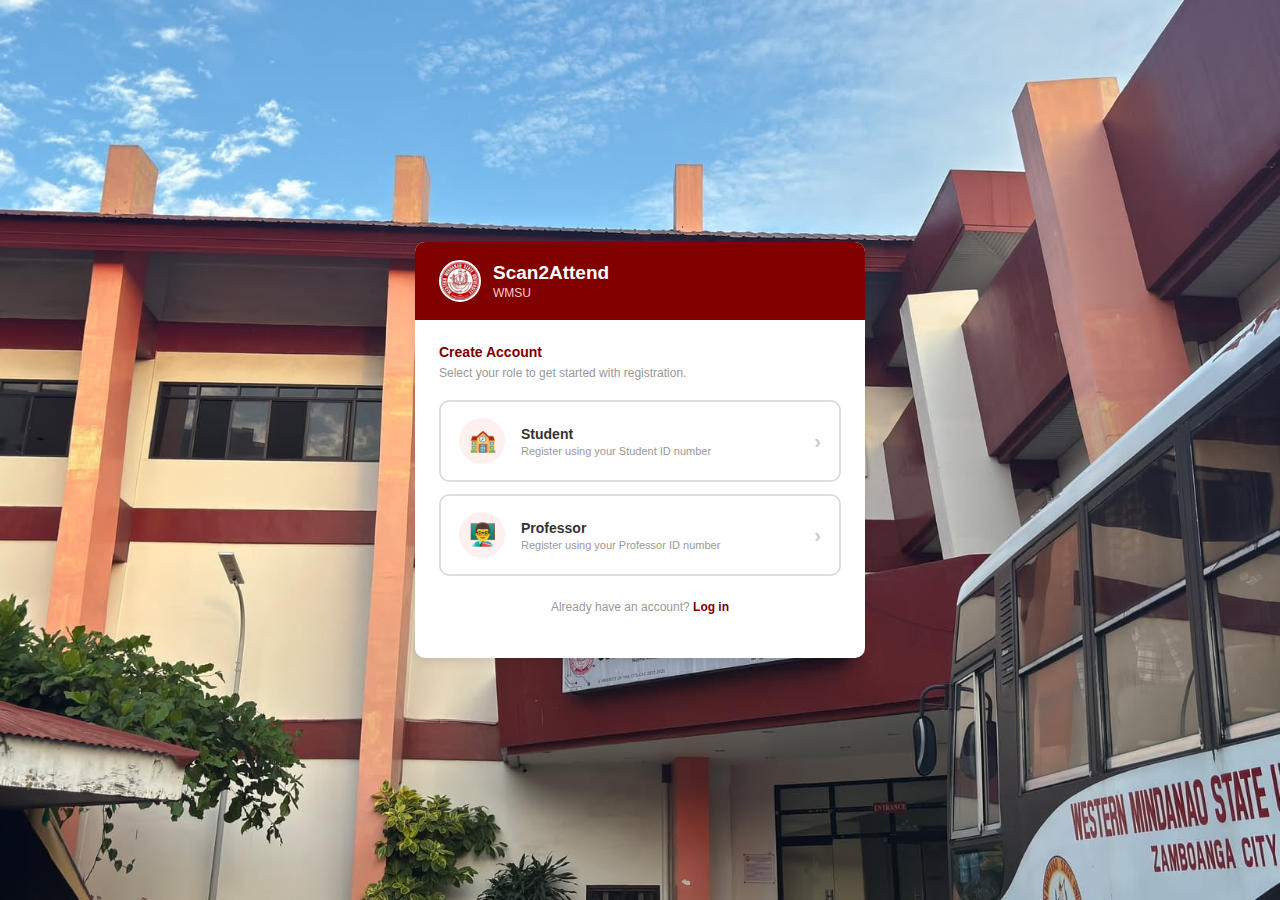
<file: createaccount/Choose.html>
<!DOCTYPE html>
<html lang="en">
<head>
  <meta charset="UTF-8" />
  <meta name="viewport" content="width=device-width, initial-scale=1.0"/>
  <title>Create Account - Choose Role</title>
  <link rel="stylesheet" href="chooserole.css">
  <style>
    * {
      box-sizing: border-box;
      margin: 0;
      padding: 0;
    }

    body {
      background-image: url('background.jpg');
      background-repeat: no-repeat;
      background-size: cover;
      background-position: center;
      background-attachment: fixed;
      font-family: Arial, Helvetica, sans-serif;
      display: flex;
      justify-content: center;
      align-items: center;
      min-height: 100vh;
      padding: 20px;
    }

    .box {
      background: white;
      border-radius: 10px;
      width: 100%;
      max-width: 450px;
      box-shadow: 0 4px 10px rgba(0,0,0,0.1);
      overflow: hidden;
    }

    .top-bar {
      background: #800000;
      padding: 18px 24px;
      display: flex;
      align-items: center;
      gap: 12px;
    }

    .school-logo {
      width: 42px;
      height: 42px;
      border-radius: 50%;
      overflow: hidden;
      border: 2px solid white;
      flex-shrink: 0;
    }

    .school-logo img {
      width: 100%;
      height: 100%;
      object-fit: cover;
    }

    .top-bar-text h1 {
      color: white;
      font-size: 19px;
    }

    .top-bar-text p {
      color: #ffcccc;
      font-size: 12px;
      margin-top: 2px;
    }

    .form-body {
      padding: 24px;
    }

    .form-body h2 {
      font-size: 14px;
      color: #800000;
      font-weight: bold;
      margin-bottom: 6px;
    }

    .form-body > p {
      font-size: 12px;
      color: #999;
      margin-bottom: 20px;
    }

    .cards {
      display: flex;
      flex-direction: column;
      gap: 12px;
      margin-bottom: 24px;
    }

    .card {
      border: 2px solid #ddd;
      border-radius: 10px;
      padding: 16px 18px;
      display: flex;
      align-items: center;
      gap: 16px;
      text-decoration: none;
      transition: border-color 0.2s, background 0.2s;
    }

    .card:hover {
      border-color: #800000;
      background: #fff5f5;
    }

    .card-icon {
      width: 46px;
      height: 46px;
      background: #fff0f0;
      border-radius: 50%;
      display: flex;
      align-items: center;
      justify-content: center;
      flex-shrink: 0;
      font-size: 22px;
    }

    .card-text h3 {
      font-size: 14px;
      color: #333;
      margin-bottom: 3px;
    }

    .card-text p {
      font-size: 11px;
      color: #999;
      margin: 0;
    }

    .card-arrow {
      margin-left: auto;
      color: #ccc;
      font-size: 20px;
      font-weight: bold;
    }

    .card:hover .card-arrow {
      color: #800000;
    }

    .login-link {
      text-align: center;
      font-size: 11px;
      color: #999;
    }

    .login-link a {
      color: #800000;
      font-weight: bold;
      text-decoration: none;
    }
  </style>
</head>
<body>

<div class="box">
  <div class="top-bar">
    <div class="school-logo">
      <img src="wmsu.jpg" alt="WMSU Logo">
    </div>
    <div class="top-bar-text">
      <h1>Scan2Attend</h1>
      <p>WMSU</p>
    </div>
  </div>

  <div class="form-body">
    <h2>Create Account</h2>
    <p>Select your role to get started with registration.</p>

    <div class="cards">

      <a href="CreateAccs.html" class="card">
        <div class="card-icon">&#127979;</div>
        <div class="card-text">
          <h3>Student</h3>
          <p>Register using your Student ID number</p>
        </div>
        <span class="card-arrow">&#8250;</span>
      </a>

      <a href="CreateAdmin.html" class="card">
        <div class="card-icon">&#128104;&#8205;&#127979;</div>
        <div class="card-text">
          <h3>Professor</h3>
          <p>Register using your Professor ID number</p>
        </div>
        <span class="card-arrow">&#8250;</span>
      </a>

    </div>

    <p class="login-link">Already have an account? <a href="../login-page/LoginPage.html">Log in</a></p>
  </div>
</div>

</body>
</html>
</file>
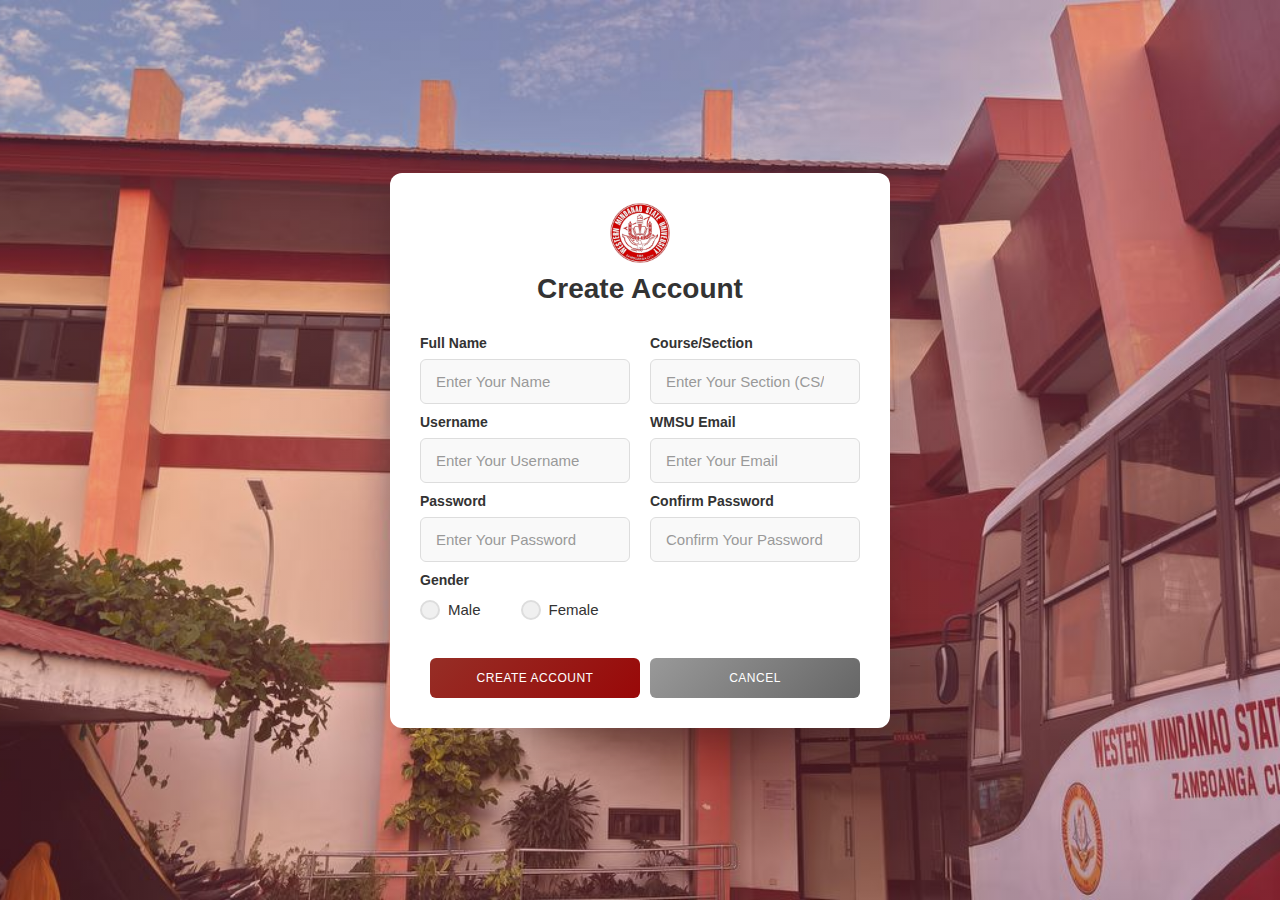
<file: createaccount/CreateAcc.html>
<!DOCTYPE html>
<html lang="en">
<head>
    <meta charset="UTF-8">
    <meta name="viewport" content="width=device-width, initial-scale=1.0">
    <title>Create Account</title>
    <link rel="stylesheet" href="CreateAcc.css">
</head>
<body>
    
    <div class="container">
        <div class="title">    
            <img src="wmsulogo.jpg" alt="WMSU Logo" class="title-logo">
            Create Account
        </div>
        <form action="#">
            <div class="user-details">
                <div class="input-box">
                    <span class="details">Full Name</span>
                    <input type="text" placeholder="Enter Your Name" required>
                </div>
                <div class="input-box">
                    <span class="details">Course/Section</span>
                <input list="course" name="course" placeholder="Enter Your Section (CS/IT/ACT)" required>
                    <datalist id="course">
                        <option value="BSCS 1-A">
                        <option value="BSCS 1-B">
                        <option value="BSIT 1-A">
                        <option value="BSIT 1-B">
                        <option value="BSCS 2-A">
                        <option value="BSCS 2-B">
                        <option value="BSIT 2-A">
                        <option value="BSIT 2-B">
                        <option value="BSCS 3-A">
                        <option value="BSCS 3-B">
                        <option value="BSIT 3-A">
                        <option value="BSIT 3-B">
                        <option value="BSCS 4-A">
                        <option value="BSCS 4-B">
                        <option value="BSIT 4-A">
                        <option value="BSIT 4-B">
                        <option value="ACT AD 1-A">
                        <option value="ACT AD 1-B">
                        <option value="ACT NT 2-A">
                        <option value="ACT NT 2-B">
                    </datalist>
                </div>
                <div class="input-box">
                    <span class="details">Username</span>
                    <input type="text" placeholder="Enter Your Username" required>
                </div>
                <div class="input-box">
                    <span class="details">WMSU Email</span>
                    <input type="email" placeholder="Enter Your Email" required>
                </div>
                <div class="input-box">
                    <span class="details">Password</span>
                    <input type="password" placeholder="Enter Your Password" required>
                </div>
                <div class="input-box">
                    <span class="details">Confirm Password</span>
                    <input type="password" placeholder="Confirm Your Password" required>
                </div>
                <div class="gender-details">
                    <input type="radio" name="gender" id="dot-1">
                    <input type="radio" name="gender" id="dot-2">
                    <span class="gender-title">Gender</span>
                    <div class="category">
                        <label for="dot-1">
                            <span class="dot one"></span>
                            <span class="gender">Male</span>
                        </label>
                        <label for="dot-2">
                            <span class="dot two"></span>
                            <span class="gender">Female</span>
                        </label>
                    </div>
                </div>
                <div class="button">
                    <input type="submit" value="Create Account" onclick="window.location.href='../LoginPage.html'">
                    <input type="button" value="Cancel" onclick="window.location.href='../LoginPage.html'">
                </div>
                
            </div>  
        </form>
    </div>
    
</body>
</file>
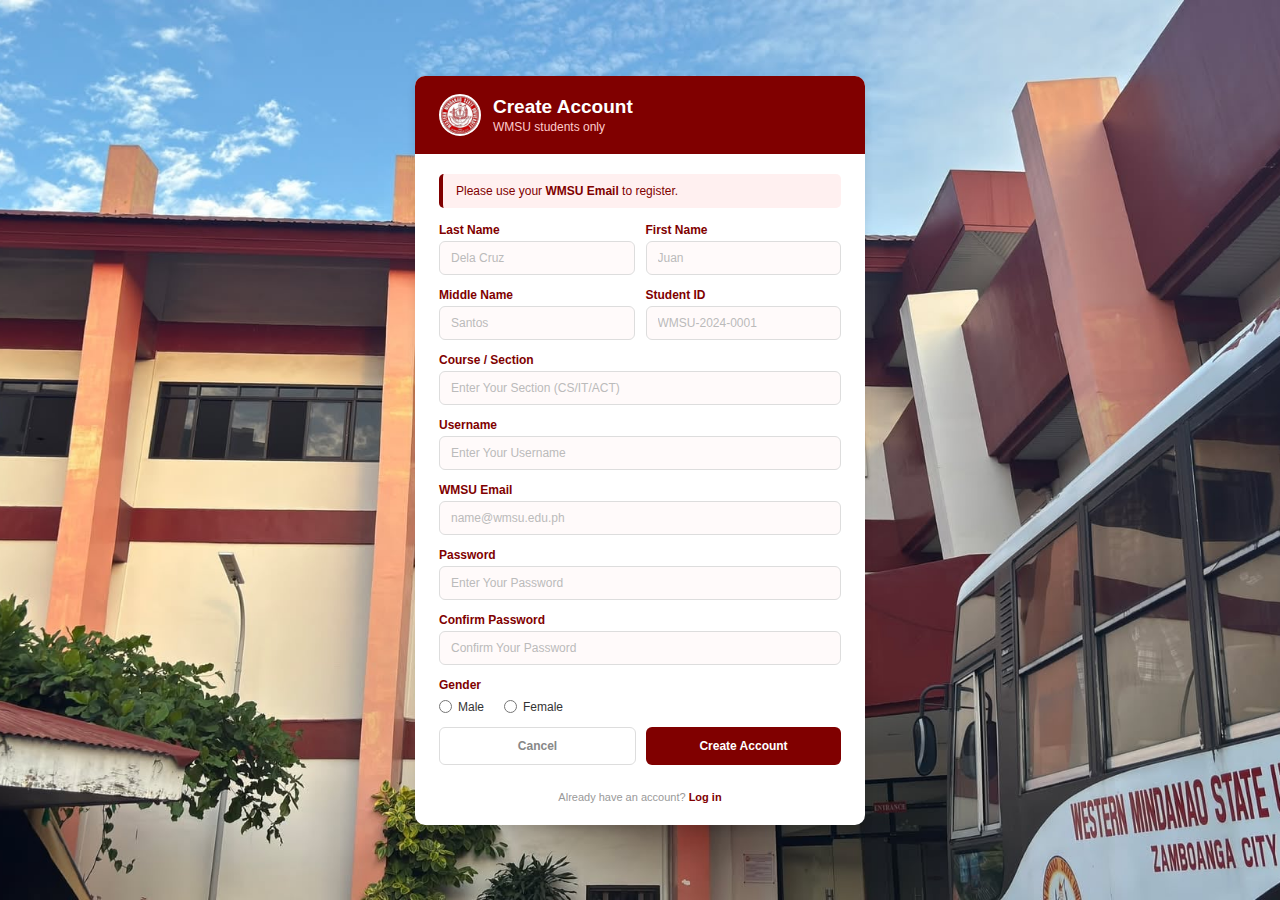
<file: createaccount/CreateAccs.html>
<!DOCTYPE html>
<html lang="en">
<head>
  <meta charset="UTF-8" />
  <meta name="viewport" content="width=device-width, initial-scale=1.0"/>
  <title>Create Account</title>
  <style>
    * {
      box-sizing: border-box;
      margin: 0;
      padding: 0;
    }

    body {
      background-image: url('background.jpg');
      background-repeat: no-repeat;
      background-size: cover;
      background-position: center;
      font-family: Arial, Helvetica, sans-serif;
      display: flex;
      justify-content: center;
      align-items: center;
      min-height: 100vh;
      padding: 20px;
    }

    .box {
      background: white;
      border-radius: 10px;
      width: 100%;
      max-width: 450px;
      box-shadow: 0 4px 10px rgba(0,0,0,0.1);
      overflow: hidden;
    }

    .top-bar {
      background: #800000;
      padding: 18px 24px;
      display: flex;
      align-items: center;
      gap: 12px;
    }

    .school-logo {
      width: 42px;
      height: 42px;
      border-radius: 50%;
      overflow: hidden;
      border: 2px solid white;
      flex-shrink: 0;
    }

    .school-logo img {
      width: 100%;
      height: 100%;
      object-fit: cover;
    }

    .top-bar-text h1 {
      color: white;
      font-size: 19px;
    }

    .top-bar-text p {
      color: #ffcccc;
      font-size: 12px;
      margin-top: 2px;
    }

    .form-body {
      padding: 20px 24px 22px;
    }

    .notice {
      background: #fff0f0;
      border-left: 4px solid #800000;
      padding: 10px 13px;
      border-radius: 5px;
      font-size: 12px;
      color: #800000;
      margin-bottom: 15px;
    }

    label {
      display: block;
      font-size: 12px;
      font-weight: bold;
      color: #800000;
      margin-bottom: 4px;
    }

    input,
    select {
      width: 100%;
      padding: 9px 11px;
      border: 1.5px solid #ddd;
      border-radius: 6px;
      font-family: Arial, Helvetica, sans-serif;
      font-size: 12px;
      color: #333;
      outline: none;
      margin-bottom: 13px;
      background: #fffafa;
    }

    input:focus,
    select:focus {
      border-color: #800000;
    }

    input::placeholder {
      color: #bbb;
    }

    .row {
      display: grid;
      grid-template-columns: 1fr 1fr;
      gap: 11px;
    }

    .buttons {
      display: flex;
      gap: 10px;
      margin-top: 4px;
      width: 100%;
    }

    button {
      flex: 1;
      padding: 10px;
      border: none;
      border-radius: 6px;
      font-family: Arial, Helvetica, sans-serif;
      font-size: 12px;
      font-weight: bold;
      cursor: pointer;
    }

    .btn-clear {
      background: white;
      border: 1.5px solid #ddd;
      color: #888;
      display: flex;
      align-items: center;
      justify-content: center;
      text-decoration: none;
      flex: 1;
      padding: 10px;
      height: 38px;
      border-radius: 6px;
      font-family: Arial, Helvetica, sans-serif;
      font-size: 12px;
      font-weight: bold;
      cursor: pointer;
    }

    .btn-clear:hover {
      border-color: #800000;
      color: #800000;
    }

    .btn-submit {
      background: #800000;
      color: white;
      flex: 1;
      padding: 10px;
      height: 38px;
      border: none;
      border-radius: 6px;
      font-family: Arial, Helvetica, sans-serif;
      font-size: 12px;
      font-weight: bold;
      cursor: pointer;
    }

    .btn-submit:hover {
      background: #5c0000;
    }

    .login-link {
      text-align: center;
      font-size: 11px;
      color: #999;
      margin-top: 13px;
    }

    .login-link a {
      color: #800000;
      font-weight: bold;
      text-decoration: none;
    }

    /* Gender section */
    .gender-section {
      margin-bottom: 13px;
    }

    .gender-label {
      display: block;
      font-size: 12px;
      font-weight: bold;
      color: #800000;
      margin-bottom: 8px;
    }

    .gender-options {
      display: flex;
      gap: 20px;
      margin-bottom: 13px;
    }

    .gender-options label {
      display: flex;
      align-items: center;
      gap: 6px;
      font-size: 12px;
      font-weight: normal;
      color: #333;
      cursor: pointer;
      margin-bottom: 0;
    }

    .gender-options input[type="radio"] {
      width: auto;
      margin-bottom: 0;
      accent-color: #800000;
      cursor: pointer;
    }

    /* Cancel link styled as button */
    .btn-cancel {
      flex: 1;
      padding: 10px;
      border-radius: 6px;
      font-family: Arial, Helvetica, sans-serif;
      font-size: 12px;
      font-weight: bold;
      cursor: pointer;
      text-align: center;
      text-decoration: none;
      display: inline-block;
      background: white;
      border: 1.5px solid #ddd;
      color: #888;
    }

    .btn-cancel:hover {
      border-color: #800000;
      color: #800000;
    }
  </style>
</head>
<body>

<div class="box">
  <div class="top-bar">
    <div class="school-logo">
      <img src="wmsu2.jpg" alt="WMSU Logo">
    </div>
    <div class="top-bar-text">
      <h1>Create Account</h1>
      <p>WMSU students only</p>
    </div>
  </div>

  <div class="form-body">
    <div class="notice">
      Please use your <strong>WMSU Email</strong> to register.
    </div>

    <form action="success.html" method="GET">

      <div class="row">
        <div>
          <label>Last Name</label>
          <input type="text" name="lastname" placeholder="Dela Cruz" required />
        </div>
        <div>
          <label>First Name</label>
          <input type="text" name="firstname" placeholder="Juan" required />
        </div>
      </div>

      <div class="row">
        <div>
          <label>Middle Name</label>
          <input type="text" name="middlename" placeholder="Santos" />
        </div>
        <div>
          <label>Student ID</label>
          <input type="text" name="studentid" placeholder="WMSU-2024-0001" required />
        </div>
      </div>

      <label>Course / Section</label>
      <input list="course" name="section" placeholder="Enter Your Section (CS/IT/ACT)" required />
      <datalist id="course">
        <option value="BSCS 1-A">
        <option value="BSCS 1-B">
        <option value="BSIT 1-A">
        <option value="BSIT 1-B">
        <option value="BSCS 2-A">
        <option value="BSCS 2-B">
        <option value="BSIT 2-A">
        <option value="BSIT 2-B">
        <option value="BSCS 3-A">
        <option value="BSCS 3-B">
        <option value="BSIT 3-A">
        <option value="BSIT 3-B">
        <option value="BSCS 4-A">
        <option value="BSCS 4-B">
        <option value="BSIT 4-A">
        <option value="BSIT 4-B">
        <option value="ACT AD 1-A">
        <option value="ACT AD 1-B">
        <option value="ACT NT 2-A">
        <option value="ACT NT 2-B">
      </datalist>

      <label>Username</label>
      <input type="text" name="username" placeholder="Enter Your Username" required />

      <label>WMSU Email</label>
      <input type="email" name="email" placeholder="name@wmsu.edu.ph" required />

      <label>Password</label>
      <input type="password" name="password" placeholder="Enter Your Password" required />

      <label>Confirm Password</label>
      <input type="password" name="confirm" placeholder="Confirm Your Password" required />

      <div class="gender-section">
        <span class="gender-label">Gender</span>
        <div class="gender-options">
          <label>
            <input type="radio" name="gender" value="male" required />
            Male
          </label>
          <label>
            <input type="radio" name="gender" value="female" />
            Female
          </label>
        </div>
      </div>

      <div class="buttons">
        <a href="Choose.html" class="btn-clear">Cancel</a>
        <input type="submit" value="Create Account" class="btn-submit" />
      </div>

      <p class="login-link">Already have an account? <a href="../login-page/LoginPage.html">Log in</a></p>

    </form>
  </div>
</div>

</body>
</html>
</file>
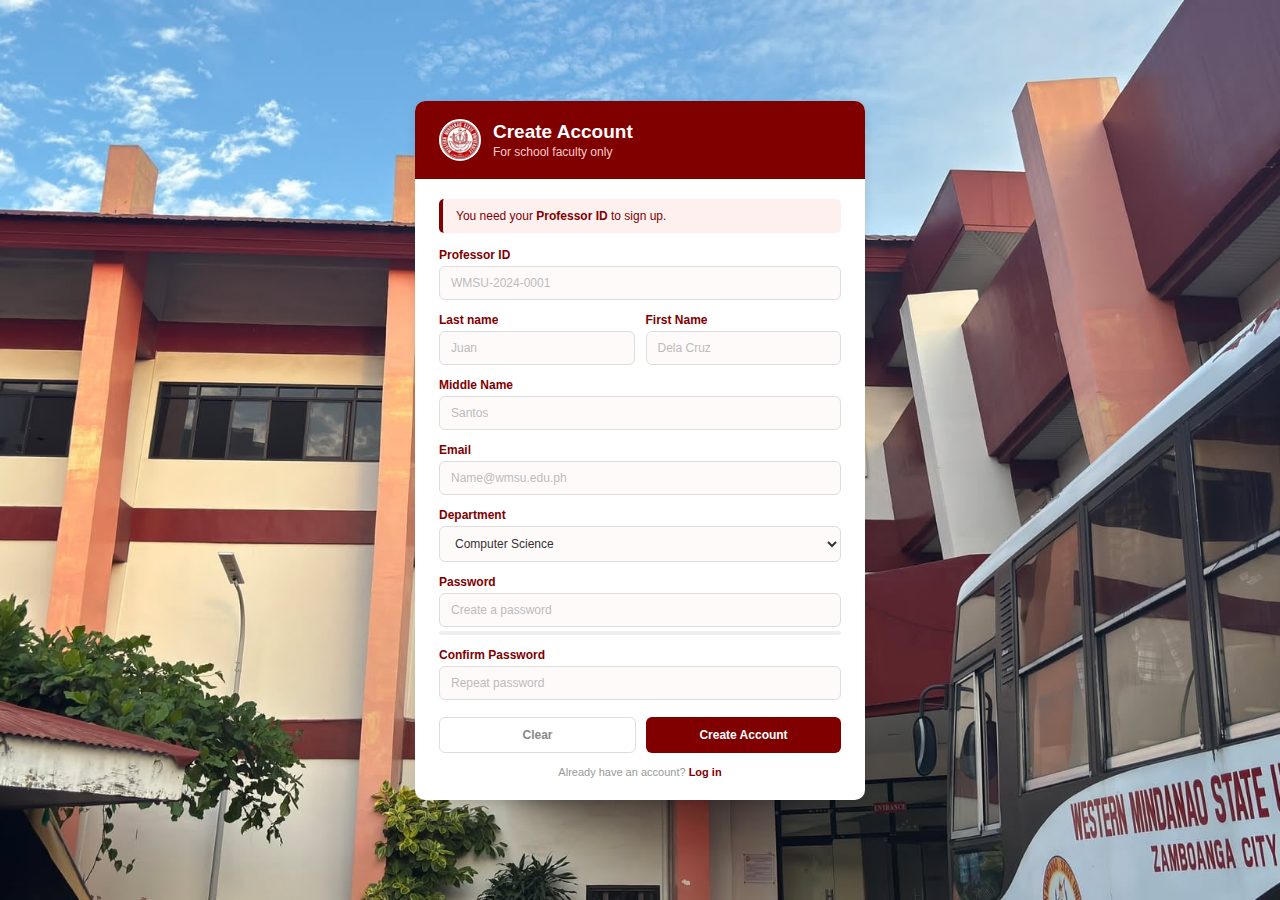
<file: createaccount/CreateAdmin.html>
<!DOCTYPE html>
<html lang="en">
<head>
  <meta charset="UTF-8" />
  <meta name="viewport" content="width=device-width, initial-scale=1.0"/>
  <title>Create Account</title>

  <style>
    * {
      box-sizing: border-box;
      margin: 0;
      padding: 0;
    }

    body {
      background-image: url('background1.jpg');
      background-repeat: no-repeat;
      background-size: cover;
      background-position: center;
      background-attachment: fixed;
      font-family: Arial, Helvetica, sans-serif;
      display: flex;
      justify-content: center;
      align-items: center;
      min-height: 100vh;
      padding: 20px;
    }
    
    .box {
      background: white;
      border-radius: 10px;
      padding: 0;
      width: 100%;
      max-width: 450px;
      box-shadow: 0 4px 10px rgba(0,0,0,0.1);
      overflow: hidden;
    }

    .top-bar {
      background: #800000;
      padding: 18px 24px;
      display: flex;
      align-items: center;
      gap: 12px;
    }
    
    .school-logo {
      width: 42px;
      height: 42px;
      border-radius: 50%;
      overflow: hidden;
      border: 2px solid white;
      flex-shrink: 0;
    }

    .school-logo img {
      width: 100%;
      height: 100%;
      object-fit: cover;
    }

    .top-bar-text h1 { 
      color: white;
      font-size: 19px;
    }

    .top-bar-text p {
      color: #ffcccc;
      font-size: 12px;
      margin-top: 2px;
    }

    .form-body {
      padding: 20px 24px 22px;
    }

    .notice {
      background: #fff0f0;
      border-left: 4px solid #800000;
      padding: 10px 13px;
      border-radius: 5px;
      font-size: 12px;
      color: #800000;
      margin-bottom: 15px;
    }

    label {
      display: block;
      font-size: 12px;
      font-weight: bold;
      color: #800000;
      margin-bottom: 4px;
    }

    input, select {
      width: 100%;
      padding: 9px 11px;
      border: 1.5px solid #ddd;
      border-radius: 6px;
      font-family: Arial, Helvetica, sans-serif;
      font-size: 12px;
      color: #333;
      outline: none;
      margin-bottom: 13px;
      background: #fffafa;
    }

    input:focus, select:focus {
      border-color: #800000;
    }

    input::placeholder {
      color: #bbb;
    }

    .row {
      display: grid;
      grid-template-columns: 1fr 1fr;
      gap: 11px;
    }

    .err {
      font-size: 11px;
      color: red;
      margin-top: -10px;
      margin-bottom: 10px;
      display: none;
    }

    .strength {
      height: 4px;
      background: #eee;
      border-radius: 4px;
      margin-top: -9px;
      margin-bottom: 4px;
    }

    .strength-fill {
      height: 100%;
      border-radius: 4px;
      width: 0%;
      transition: width 0.3s, background 0.3s;
    }
    
    .strength-text {
      font-size: 10px;
      color: #999;
      text-align: right;
      margin-bottom: 13px;
    }

    .buttons {
      display: flex;
      gap: 10px;
      margin-top: 4px;
    }

    button {
      flex: 1;
      padding: 10px;
      border: none;
      border-radius: 6px;
      font-family: Arial, Helvetica, sans-serif;
      font-size: 12px;
      font-weight: bold;
      cursor: pointer;
    }

    .btn-clear {
      background: white;
      border: 1.5px solid #ddd;
      color: #888;
    }

    .btn-clear:hover { 
      border-color: #800000;
      color: #800000;
    }

    .btn-submit {
      background: #800000;
      color: white;
    }

    .btn-submit:hover{
      background: #5c0000;
    }

    .login-link {
      text-align: center;
      font-size: 11px;
      color: #999;
      margin-top: 13px;
    }

    .login-link a {
      color: #800000;
      font-weight: bold;
      text-decoration: none;
    }

    .success {
      display: none;
      position: fixed;
      inset: 0;
      background: rgba(80,0,0,0.88);
      justify-content: center;
      align-items: center;
      flex-direction: column;
      gap: 12px;
      text-align: center;
      padding: 20px;
    }

    .success.show {
      display: flex;
    }

    .success h2 {
      color: white;
      font-size: 22px;
    }

    .success p {
      color: #ffcccc;
      font-size: 13px;
      max-width: 280px;
    }

    .success button {
      margin-top: 5px;
      width: 180px;
      flex: none;
      background: white;
      color: #800000;
      font-weight: bold;
    }
    
  </style>
</head>
<body>

<div class="box">
  <div class="top-bar">
    <div class="school-logo">
      <img src="wmsu1.jpg" alt="wmsuphoto">
    </div>
    <div class="top-bar-text">
      <h1>Create Account</h1>
      <p>For school faculty only</p>
    </div>
  </div>

  <div class="form-body">
    <div class="notice">
      You need your <strong>Professor ID</strong> to sign up.
    </div>

    <form id="myForm">

      <label>Professor ID</label>
      <input type="text" id="profId" placeholder="WMSU-2024-0001" />
      <p class="err" id="idErr">Please enter a valid ID (PROF-YYYY-XXXX)</p>

      <div class="row">
        <div>
          <label>Last name</label>
          <input type="text" id="fname" placeholder="Juan" />
        </div>
        <div>
          <label>First Name</label>
          <input type="text" id="lname" placeholder="Dela Cruz" />
        </div>
      </div>

      <label>Middle Name</label>
      <input type="text" id="mname" placeholder="Santos" />

      <label>Email</label>
      <input type="email" id="email" placeholder="Name@wmsu.edu.ph" />

      <label>Department</label>
      <select id="dept">
        <option value="cs">Computer Science</option>
        <option value="it">Information Technology</option>
      </select>

      <label>Password</label>
      <input type="password" id="password" placeholder="Create a password" />
      <div class="strength"><div class="strength-fill" id="fill"></div></div>
      <p class="strength-text" id="strengthText"></p>

      <label>Confirm Password</label>
      <input type="password" id="confirm" placeholder="Repeat password" />
      <p class="err" id="pwErr">Passwords don't match!</p>

      <div class="buttons">
        <button type="reset" class="btn-clear">Clear</button>
        <button type="submit" class="btn-submit">Create Account</button>
      </div>

      <p class="login-link">Already have an account? <a href="../login-page/LoginPage.html">Log in</a></p>

    </form>
  </div>
</div>

<div class="success" id="successScreen">
  <h2>Account Created!</h2>
  <p>Your professor account is ready.</p>
  <button id="goBackBtn">Go Back</button>
</div>

</body>
</html>
</file>
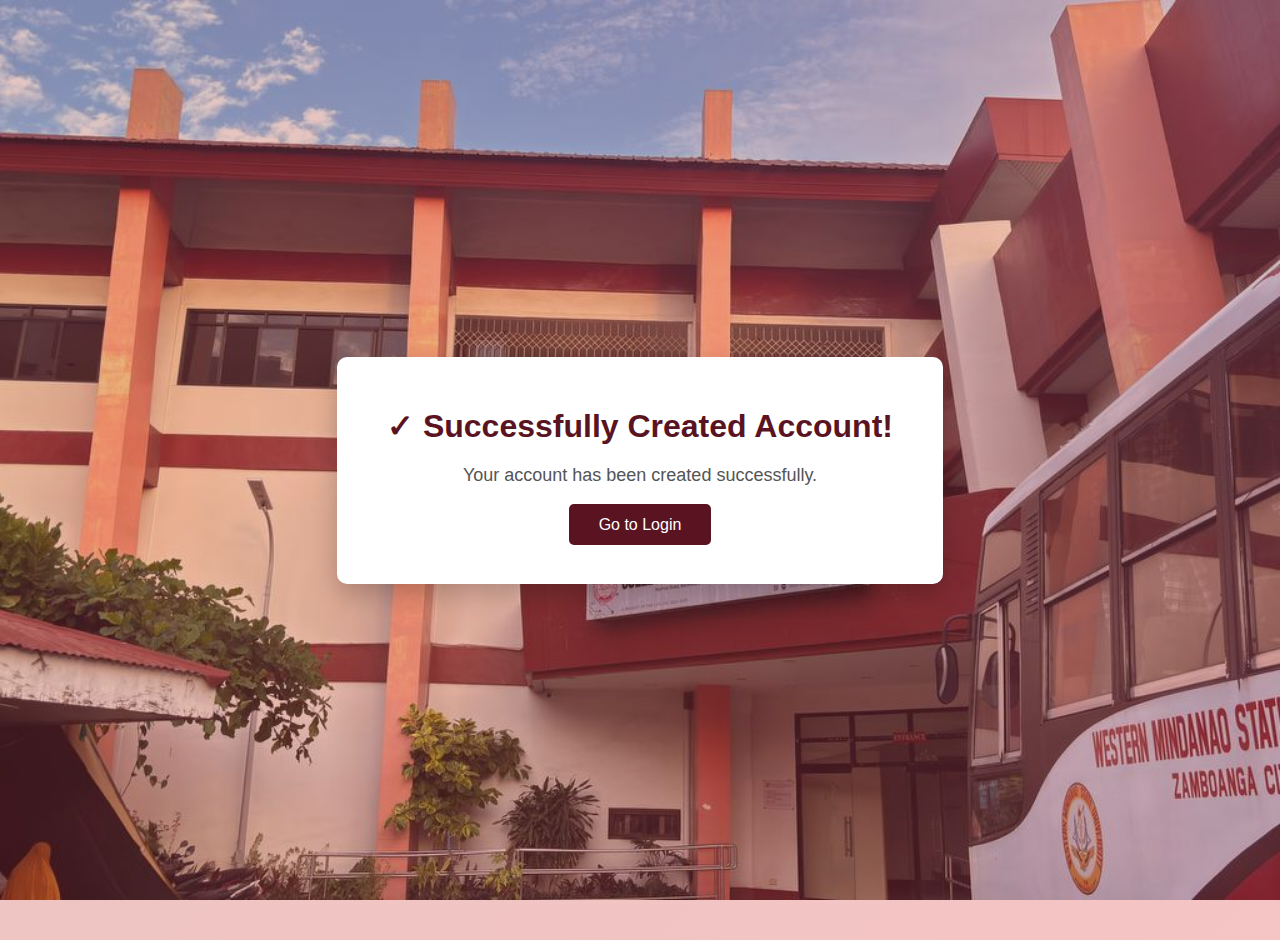
<file: createaccount/success.html>
<!DOCTYPE html>
<html lang="en">
<head>
    <meta charset="UTF-8">
    <meta name="viewport" content="width=device-width, initial-scale=1.0">
    <title>Account Created</title>
    <link rel="stylesheet" href="CreateAcc.css">
    <style>
        .success-container {
            display: flex;
            flex-direction: column;
            align-items: center;
            justify-content: center;
            min-height: 100vh;
        }
        .success-box {
            background: white;
            padding: 50px;
            border-radius: 10px;
            text-align: center;
            box-shadow: 0 10px 25px rgba(0, 0, 0, 0.2);
        }
        .success-box h1 {
            color: #5A1321;
            font-size: 32px;
            margin-bottom: 20px;
        }
        .success-box p {
            color: #555;
            font-size: 18px;
            margin-bottom: 30px;
        }
        .success-box a {
            background-color: #5A1321;
            color: white;
            padding: 12px 30px;
            text-decoration: none;
            border-radius: 5px;
            font-size: 16px;
            transition: background-color 0.3s;
        }
        .success-box a:hover {
            background-color: #764ba2;
        }
    </style>
</head>
<body>
    <div class="success-container">
        <div class="success-box">
            <h1>✓ Successfully Created Account!</h1>
            <p>Your account has been created successfully.</p>
            <a href="../LoginPage.html">Go to Login</a>
        </div>
    </div>
</body>
</html>
</file>
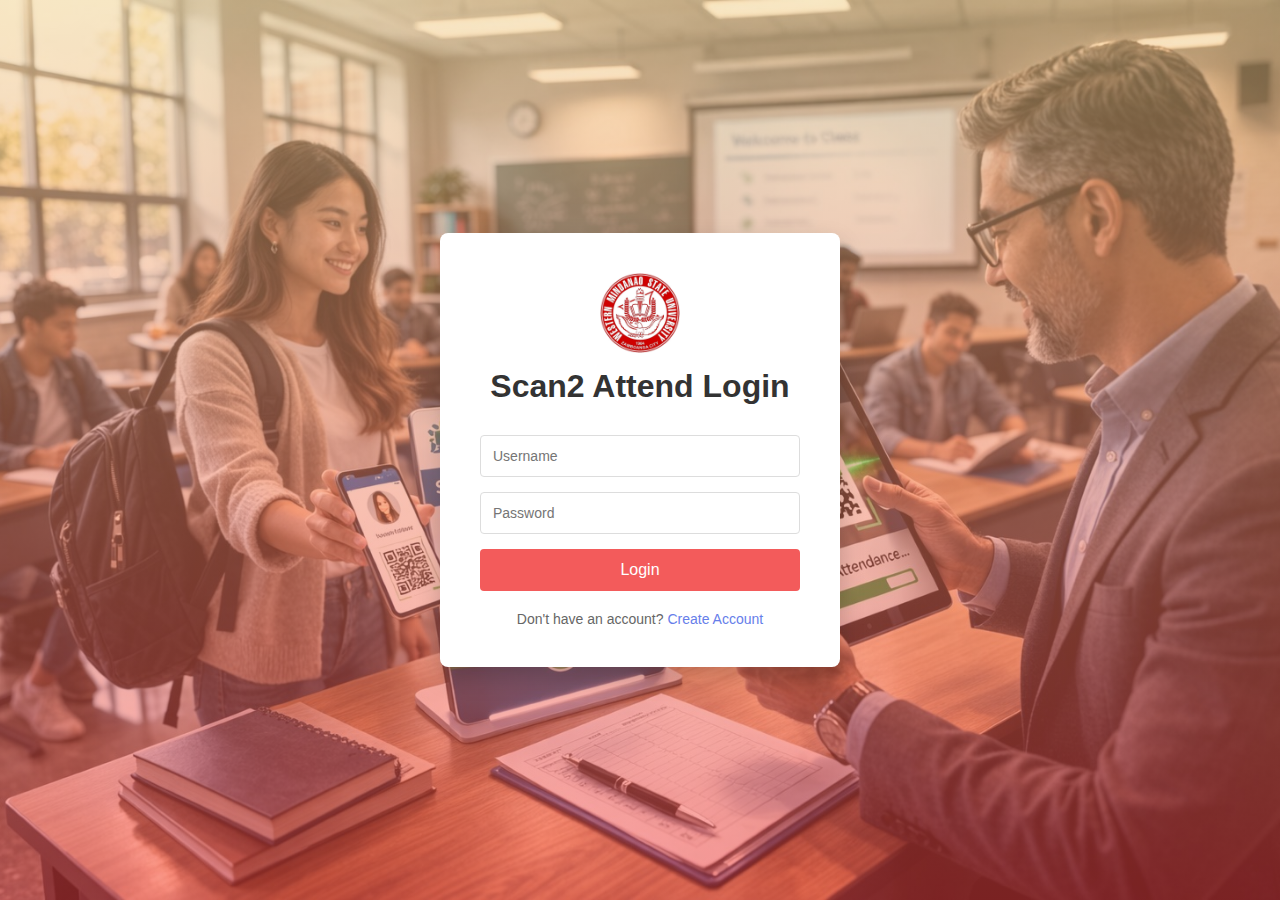
<file: login-page/LoginPage.html>
<!DOCTYPE html>
<html lang="en">
<head>
    <meta charset="UTF-8">
    <meta name="viewport" content="width=device-width, initial-scale=1.0">
    <title>Login</title>
    <link rel="stylesheet" href="styles\style.css">
</head>
<body>
    <div class="login-container">
        <div class="login-box">
            <div id="Login Logo">
        <img src="styles/wmsulogo.jpg" alt="Scan2Attend Logo" class="loginlogo">
            
            <h1><strong>Scan2 Attend Login</strong></h1>
            <form action="../Teacher-Dashboard/index.html" method="get">
                <input type="email" placeholder="Username" required>
                <input type="password" placeholder="Password" required>
                <button type="submit">Login</button>
            </form>
            <p>Don't have an account? <a href="../createaccount\Choose.html">Create Account</a></p>
            </div>
        </div>
    </div>
</body>
</html>
</file>
<file: login-page/styles/style.css>
*{
    margin: 0;
    padding: 0;
    box-sizing: border-box;
}

body {
    font-family: Arial, sans-serif;
    background-image: linear-gradient(rgba(241, 209, 139, 0.5), rgba(243, 68, 68, 0.5)), url('./639482959_4196103657320225_7354423598264022459_n.jpg');
    background-size: cover;
    background-position: center;
    background-attachment: fixed;
    min-height: 100vh;
    display: flex;
    justify-content: center;
    align-items: center;
}
.loginlogo {
    width: 80px;
    display: block;
    margin: 0 auto 15px auto;
}

.login-container {
    display: flex;
    justify-content: center;
    align-items: center;
    width: 100%;
    height: 100%;
}

.login-box {
    background: white;
    padding: 40px;
    border-radius: 8px;
    box-shadow: 0 10px 25px rgba(0, 0, 0, 0.2);
    width: 100%;
    max-width: 400px;
}

.login-box h1 {
    text-align: center;
    margin-bottom: 30px;
    color: #333;
}

.login-box form {
    display: flex;
    flex-direction: column;
}

.login-box input {
    padding: 12px;
    margin-bottom: 15px;
    border: 1px solid #ddd;
    border-radius: 4px;
    font-size: 14px;
}

.login-box button {
    padding: 12px;
    background: #f35b5b;
    color: white;
    border: none;
    border-radius: 4px;
    font-size: 16px;
    cursor: pointer;
}

.login-box button:hover {
    background: #fa8484;
}

.login-box p {
    text-align: center;
    margin-top: 20px;
    font-size: 14px;
    color: #666;
}

.login-box a {
    color: #667eea;
    text-decoration: none;
}

.login-box a:hover {
    text-decoration: underline;
}
</file>
<file: Teacher-Dashboard/Landingpage/styledestop.css>
*, *::before, *::after {
    margin: 0;
    padding: 0;
    box-sizing: border-box;
}

/* ── VARIABLES ── */
:root {
    --maroon:       #7B1C2E;
    --maroon-dark:  #5a1321;
    --maroon-light: #a02840;
    --gold:         #D4AF37;
    --gold-light:   #f0cc5a;
    --cream:        #FAF6F0;
    --bg:           #f0ebe5;
    --dark:         #1a0a0e;
    --gray:         #8a7a7e;
    --gray-light:   #c5bcbe;
    --white:        #ffffff;
    --green:        #1e7a45;
    --green-bg:     #e8f5ee;
    --orange:       #d4730a;
    --orange-bg:    #fff3e0;
    --red:          #c0392b;
    --red-bg:       #fdf0ef;
    --header-h:     64px;
    --sidebar-w:    260px;
}

html, body {
    height: 100%;
    font-family: 'DM Sans', sans-serif;
    background: var(--bg);
    color: var(--dark);
    overflow: hidden;
}

.app {
    display: flex;
    flex-direction: column;
    height: 100vh;
}

.header {
    background: var(--maroon-dark);
    height: var(--header-h);
    padding: 0 2rem;
    display: flex;
    align-items: center;
    justify-content: space-between;
    flex-shrink: 0;
    position: relative;
    z-index: 20;
    box-shadow: 0 2px 16px rgba(0, 0, 0, 0.3);
}

.header::after {
    content: '';
    position: absolute;
    inset: 0;
    background: linear-gradient(135deg, rgba(255,255,255,0.04) 0%, transparent 60%);
    pointer-events: none;
}

.header-brand {
    display: flex;
    align-items: center;
    gap: 0.85rem;
}

.header-logo {
    width: 44px;
    height: 44px;
    border-radius: 50%;
    overflow: hidden;
    border: 2.5px solid rgba(212,175,55,0.55);
    background: var(--white);
    flex-shrink: 0;
}

.header-logo img {
    width: 100%;
    height: 100%;
    object-fit: cover;
    display: block;
}

.header-title {
    font-family: 'Syne', sans-serif;
    font-weight: 800;
    font-size: 1.05rem;
    color: var(--white);
    line-height: 1.1;
}

.header-sub {
    font-size: 0.67rem;
    color: rgba(255,255,255,0.42);
    text-transform: uppercase;
    letter-spacing: 0.09em;
}

.header-right {
    display: flex;
    align-items: center;
    gap: 1rem;
}

.session-chip {
    display: flex;
    align-items: center;
    gap: 0.5rem;
    background: rgba(255,255,255,0.08);
    border: 1px solid rgba(255,255,255,0.12);
    padding: 0.42rem 1rem;
    border-radius: 8px;
    font-size: 0.79rem;
    font-weight: 500;
    color: rgba(255,255,255,0.75);
}

.live-pill {
    display: flex;
    align-items: center;
    gap: 0.38rem;
    background: rgba(30,122,69,0.25);
    border: 1px solid rgba(30,122,69,0.45);
    padding: 0.38rem 0.85rem;
    border-radius: 100px;
    font-size: 0.72rem;
    font-weight: 600;
    color: #5ddf94;
}

.live-dot {
    width: 7px;
    height: 7px;
    background: #5ddf94;
    border-radius: 50%;
    animation: blink 1.4s infinite;
}

@keyframes blink {
    0%, 100% { opacity: 1; }
    50%       { opacity: 0.25; }
}

.body-layout {
    display: flex;
    flex: 1;
    overflow: hidden;
}

.sidebar {
    width: var(--sidebar-w);
    background: var(--maroon-dark);
    display: flex;
    flex-direction: column;
    flex-shrink: 0;
    height: 100%;
    position: relative;
    overflow: hidden;
    border-right: 1px solid rgba(255,255,255,0.05);
}

.sidebar::before {
    content: '';
    position: absolute;
    bottom: -80px;
    right: -80px;
    width: 220px;
    height: 220px;
    background: radial-gradient(circle, rgba(212,175,55,0.07) 0%, transparent 70%);
    border-radius: 50%;
    pointer-events: none;
}

.sidebar-section-label {
    font-size: 0.64rem;
    font-weight: 700;
    text-transform: uppercase;
    letter-spacing: 0.13em;
    color: rgba(255,255,255,0.22);
    padding: 1.3rem 1.3rem 0.45rem;
}

.sidebar-nav {
    padding: 0.4rem 0.75rem;
    flex: 1;
    display: flex;
    flex-direction: column;
    gap: 0.18rem;
}

.nav-item {
    display: flex;
    align-items: center;
    gap: 0.78rem;
    padding: 0.72rem 0.95rem;
    border-radius: 9px;
    cursor: pointer;
    transition: all 0.15s;
    color: rgba(255,255,255,0.48);
    font-size: 0.86rem;
    font-weight: 500;
    border: none;
    background: none;
    width: 100%;
    text-align: left;
    position: relative;
    text-decoration: none;
}

.nav-item:hover {
    background: rgba(255,255,255,0.07);
    color: rgba(255,255,255,0.88);
}

.nav-item.active {
    background: rgba(212,175,55,0.14);
    color: var(--gold);
}

.nav-item.active::before {
    content: '';
    position: absolute;
    left: 0;
    top: 20%;
    bottom: 20%;
    width: 3px;
    background: var(--gold);
    border-radius: 0 3px 3px 0;
}

.nav-item.danger { color: rgba(192,57,43,0.65); }
.nav-item.danger:hover { color: var(--red); background: rgba(192,57,43,0.08); }

.nav-icon {
    font-size: 1rem;
    width: 22px;
    text-align: center;
}

.nav-divider {
    height: 1px;
    background: rgba(255,255,255,0.07);
    margin: 0.55rem 0.95rem;
}

.sidebar-footer {
    padding: 1rem 1.5rem 1.6rem;
    border-top: 1px solid rgba(255,255,255,0.07);
}

.admin-chip {
    display: flex;
    align-items: center;
    gap: 0.78rem;
}

.admin-avatar {
    width: 36px;
    height: 36px;
    border-radius: 50%;
    background: rgba(212,175,55,0.18);
    border: 1.5px solid rgba(212,175,55,0.4);
    display: flex;
    align-items: center;
    justify-content: center;
    font-family: 'Syne', sans-serif;
    font-weight: 700;
    font-size: 0.72rem;
    color: var(--gold);
    flex-shrink: 0;
}

.admin-name {
    font-size: 0.83rem;
    font-weight: 600;
    color: var(--white);
    white-space: nowrap;
    overflow: hidden;
    text-overflow: ellipsis;
}

.admin-role {
    font-size: 0.67rem;
    color: rgba(255,255,255,0.36);
}

.main {
    flex: 1;
    display: grid;
    grid-template-columns: 400px 1fr;
    gap: 1.5rem;
    padding: 1.5rem;
    overflow: hidden;
}

.left-panel {
    display: flex;
    flex-direction: column;
    gap: 1rem;
    overflow-y: auto;
}

.right-panel {
    display: flex;
    flex-direction: column;
    gap: 1rem;
    overflow: hidden;
    min-height: 0;
}

::-webkit-scrollbar { width: 5px; }
::-webkit-scrollbar-track { background: transparent; }
::-webkit-scrollbar-thumb { background: rgba(0,0,0,0.1); border-radius: 10px; }

.card {
    background: var(--white);
    border-radius: 16px;
    padding: 1.4rem;
    border: 1px solid rgba(0,0,0,0.05);
    box-shadow: 0 2px 10px rgba(0,0,0,0.04);
}

.card-title {
    font-family: 'Syne', sans-serif;
    font-weight: 700;
    font-size: 0.92rem;
    color: var(--maroon-dark);
    margin-bottom: 1rem;
    display: flex;
    align-items: center;
    justify-content: space-between;
}

.cam-card-header {
    display: flex;
    align-items: center;
    justify-content: space-between;
    margin-bottom: 1rem;
}

.cam-card-title {
    font-family: 'Syne', sans-serif;
    font-weight: 700;
    font-size: 0.92rem;
    color: var(--maroon-dark);
}

.cam-status-pill {
    display: flex;
    align-items: center;
    gap: 0.38rem;
    padding: 0.28rem 0.78rem;
    border-radius: 100px;
    font-size: 0.72rem;
    font-weight: 600;
}

.cam-status-pill.inactive { background: #f0ebe5; color: var(--gray); }
.cam-status-pill.active   { background: var(--green-bg); color: var(--green); }

.cam-status-dot { width: 6px; height: 6px; border-radius: 50%; }
.cam-status-pill.inactive .cam-status-dot { background: var(--gray-light); }
.cam-status-pill.active   .cam-status-dot { background: var(--green); animation: blink 1.2s infinite; }

.cam-viewport {
    position: relative;
    width: 100%;
    aspect-ratio: 1 / 1;
    background: #0d0d0d;
    border-radius: 12px;
    overflow: hidden;
}

.cam-idle {
    position: absolute;
    inset: 0;
    display: flex;
    flex-direction: column;
    align-items: center;
    justify-content: center;
    gap: 0.8rem;
}

.cam-idle-icon { font-size: 3rem; opacity: 0.22; }
.cam-idle-text { font-size: 0.82rem; color: rgba(255,255,255,0.28); }

.cam-brackets { position: absolute; inset: 0; pointer-events: none; }

.cam-brackets::before,
.cam-brackets::after,
.cam-brackets .cbr,
.cam-brackets .cbl {
    content: '';
    position: absolute;
    width: 34px;
    height: 34px;
    border-color: var(--gold);
    border-style: solid;
}

.cam-brackets::before { top: 18px; left: 18px; border-width: 3px 0 0 3px; border-radius: 3px 0 0 0; }
.cam-brackets::after  { top: 18px; right: 18px; border-width: 3px 3px 0 0; border-radius: 0 3px 0 0; }
.cam-brackets .cbr    { bottom: 18px; right: 18px; border-width: 0 3px 3px 0; border-radius: 0 0 3px 0; }
.cam-brackets .cbl    { bottom: 18px; left: 18px; border-width: 0 0 3px 3px; border-radius: 0 0 0 3px; }

.scan-beam {
    position: absolute;
    left: 6%; right: 6%;
    height: 2px;
    background: linear-gradient(90deg, transparent, var(--gold), #fff, var(--gold), transparent);
    box-shadow: 0 0 10px rgba(212,175,55,0.8);
    animation: beamMove 2.2s ease-in-out infinite;
    top: 15%;
}

@keyframes beamMove {
    0%   { top: 12%; opacity: 0; }
    8%   { opacity: 1; }
    92%  { opacity: 1; }
    100% { top: 83%; opacity: 0; }
}

.scan-flash {
    position: absolute;
    inset: 0;
    background: rgba(20,100,55,0.92);
    display: flex;
    flex-direction: column;
    align-items: center;
    justify-content: center;
    gap: 0.5rem;
}

.flash-icon { font-size: 3rem; }

.flash-name {
    font-family: 'Syne', sans-serif;
    font-weight: 800;
    font-size: 1.15rem;
    color: #fff;
    text-align: center;
    padding: 0 1.5rem;
}

.flash-sub { font-size: 0.82rem; color: rgba(255,255,255,0.75); }

.cam-controls {
    display: flex;
    gap: 0.75rem;
    margin-top: 1rem;
}

.btn-cam {
    flex: 1;
    padding: 0.82rem;
    border-radius: 10px;
    border: none;
    font-family: 'DM Sans', sans-serif;
    font-weight: 600;
    font-size: 0.88rem;
    cursor: pointer;
    transition: all 0.15s;
    display: flex;
    align-items: center;
    justify-content: center;
    gap: 0.45rem;
}

.btn-start-cam {
    background: var(--maroon);
    color: var(--white);
    box-shadow: 0 4px 14px rgba(123,28,46,0.3);
}

.btn-start-cam:hover {
    background: var(--maroon-dark);
    transform: translateY(-1px);
    box-shadow: 0 6px 18px rgba(123,28,46,0.4);
}

.btn-stop-cam { background: var(--bg); color: var(--gray); }
.btn-stop-cam:hover { background: #e5ddd6; color: var(--dark); }

.stats-row {
    display: grid;
    grid-template-columns: repeat(3, 1fr);
    gap: 0.75rem;
}

.stat-mini {
    background: var(--cream);
    border-radius: 11px;
    padding: 0.9rem 0.5rem;
    text-align: center;
}

.stat-mini-num {
    font-family: 'Syne', sans-serif;
    font-size: 1.75rem;
    font-weight: 800;
    color: var(--maroon);
    line-height: 1;
}

.stat-mini-label {
    font-size: 0.65rem;
    color: var(--gray);
    text-transform: uppercase;
    letter-spacing: 0.07em;
    margin-top: 0.28rem;
}

.manual-hint {
    font-size: 0.76rem;
    color: var(--gray);
    margin-bottom: 0.8rem;
    line-height: 1.5;
}

.manual-row { display: flex; gap: 0.65rem; }

.manual-input {
    flex: 1;
    padding: 0.75rem 1rem;
    border: 1.5px solid rgba(0,0,0,0.1);
    border-radius: 9px;
    font-family: 'DM Sans', sans-serif;
    font-size: 0.87rem;
    color: var(--dark);
    background: var(--cream);
    outline: none;
    transition: border-color 0.15s;
}

.manual-input:focus { border-color: var(--maroon); }
.manual-input::placeholder { color: var(--gray-light); }

.btn-add {
    padding: 0.75rem 1.3rem;
    background: var(--maroon);
    color: var(--white);
    border: none;
    border-radius: 9px;
    font-family: 'DM Sans', sans-serif;
    font-weight: 700;
    font-size: 0.87rem;
    cursor: pointer;
    transition: background 0.15s;
    white-space: nowrap;
}

.btn-add:hover { background: var(--maroon-dark); }

.kpi-grid {
    display: grid;
    grid-template-columns: repeat(4, 1fr);
    gap: 1rem;
    flex-shrink: 0;
}

.kpi-card {
    background: var(--white);
    border-radius: 14px;
    padding: 1.2rem 1.1rem;
    border: 1px solid rgba(0,0,0,0.05);
    display: flex;
    align-items: center;
    gap: 0.9rem;
    box-shadow: 0 2px 8px rgba(0,0,0,0.04);
    transition: transform 0.15s, box-shadow 0.15s;
}

.kpi-card:hover {
    transform: translateY(-2px);
    box-shadow: 0 6px 20px rgba(0,0,0,0.08);
}

.kpi-icon-wrap {
    width: 44px;
    height: 44px;
    border-radius: 12px;
    display: flex;
    align-items: center;
    justify-content: center;
    font-size: 1.25rem;
    flex-shrink: 0;
}

.kpi-icon-wrap.green  { background: var(--green-bg); }
.kpi-icon-wrap.red    { background: var(--red-bg); }
.kpi-icon-wrap.orange { background: var(--orange-bg); }
.kpi-icon-wrap.maroon { background: rgba(123,28,46,0.07); }

.kpi-val {
    font-family: 'Syne', sans-serif;
    font-size: 1.85rem;
    font-weight: 800;
    line-height: 1;
}

.kpi-val.green  { color: var(--green); }
.kpi-val.red    { color: var(--red); }
.kpi-val.orange { color: var(--orange); }
.kpi-val.maroon { color: var(--maroon); }
.kpi-lbl        { font-size: 0.72rem; color: var(--gray); margin-top: 0.2rem; }

.log-card {
    background: var(--white);
    border-radius: 16px;
    border: 1px solid rgba(0,0,0,0.05);
    display: flex;
    flex-direction: column;
    overflow: hidden;
    flex: 1;
    min-height: 0;
}

.log-header {
    padding: 1rem 1.4rem;
    border-bottom: 1px solid rgba(0,0,0,0.06);
    display: flex;
    align-items: center;
    justify-content: space-between;
    flex-shrink: 0;
    gap: 1rem;
}

.log-title {
    font-family: 'Syne', sans-serif;
    font-weight: 700;
    font-size: 0.92rem;
    color: var(--maroon-dark);
    white-space: nowrap;
}

.log-actions {
    display: flex;
    align-items: center;
    gap: 0.6rem;
}

.search-box {
    display: flex;
    align-items: center;
    gap: 0.5rem;
    background: var(--cream);
    border: 1.5px solid rgba(0,0,0,0.08);
    border-radius: 8px;
    padding: 0.45rem 0.88rem;
}

.search-box input {
    border: none;
    background: none;
    outline: none;
    font-family: 'DM Sans', sans-serif;
    font-size: 0.82rem;
    color: var(--dark);
    width: 155px;
}

.search-box input::placeholder { color: var(--gray-light); }

.btn-export {
    display: flex;
    align-items: center;
    gap: 0.4rem;
    padding: 0.48rem 1rem;
    background: var(--cream);
    border: 1.5px solid rgba(123,28,46,0.14);
    border-radius: 8px;
    font-family: 'DM Sans', sans-serif;
    font-size: 0.78rem;
    font-weight: 600;
    color: var(--maroon);
    cursor: pointer;
    transition: all 0.15s;
    white-space: nowrap;
}

.btn-export:hover { background: var(--maroon); color: var(--white); border-color: var(--maroon); }

.btn-clear-log {
    display: flex;
    align-items: center;
    gap: 0.4rem;
    padding: 0.48rem 1rem;
    background: var(--red-bg);
    border: 1.5px solid rgba(192,57,43,0.15);
    border-radius: 8px;
    font-family: 'DM Sans', sans-serif;
    font-size: 0.78rem;
    font-weight: 600;
    color: var(--red);
    cursor: pointer;
    transition: all 0.15s;
    white-space: nowrap;
}

.btn-clear-log:hover { background: var(--red); color: var(--white); border-color: var(--red); }

.table-scroll { overflow-y: auto; flex: 1; }

table { width: 100%; border-collapse: collapse; }

thead {
    position: sticky;
    top: 0;
    background: #f8f4f0;
    z-index: 1;
}

th {
    padding: 0.65rem 1.2rem;
    text-align: left;
    font-size: 0.68rem;
    font-weight: 700;
    text-transform: uppercase;
    letter-spacing: 0.09em;
    color: var(--gray);
    white-space: nowrap;
    border-bottom: 1px solid rgba(0,0,0,0.06);
}

td {
    padding: 0.75rem 1.2rem;
    font-size: 0.84rem;
    border-bottom: 1px solid rgba(0,0,0,0.04);
    vertical-align: middle;
}

tr:last-child td { border-bottom: none; }
tr:hover td { background: #fdf9f5; }

.td-student { display: flex; align-items: center; gap: 0.75rem; }

.row-avatar {
    width: 32px;
    height: 32px;
    border-radius: 50%;
    background: var(--maroon);
    display: flex;
    align-items: center;
    justify-content: center;
    font-family: 'Syne', sans-serif;
    font-size: 0.6rem;
    font-weight: 700;
    color: var(--gold);
    flex-shrink: 0;
}

.row-name { font-weight: 500; color: var(--dark); font-size: 0.85rem; }
.row-sub  { font-size: 0.71rem; color: var(--gray); }

.td-id {
    font-family: 'Syne', sans-serif;
    font-size: 0.8rem;
    color: var(--maroon);
    font-weight: 600;
}

.badge {
    display: inline-flex;
    align-items: center;
    gap: 0.25rem;
    padding: 0.24rem 0.68rem;
    border-radius: 100px;
    font-size: 0.7rem;
    font-weight: 700;
}

.badge.present { background: var(--green-bg); color: var(--green); }
.badge.late    { background: var(--orange-bg); color: var(--orange); }

.btn-remove {
    background: none;
    border: none;
    cursor: pointer;
    color: var(--gray-light);
    font-size: 0.9rem;
    padding: 0.28rem 0.55rem;
    border-radius: 6px;
    transition: color 0.15s, background 0.15s;
}

.btn-remove:hover { color: var(--red); background: var(--red-bg); }

.empty-state {
    display: flex;
    flex-direction: column;
    align-items: center;
    justify-content: center;
    padding: 4rem 1rem;
    gap: 0.75rem;
    color: var(--gray);
}

.empty-state-icon { font-size: 3rem; opacity: 0.28; }
.empty-state-text { font-size: 0.85rem; text-align: center; }

.toast-wrap {
    position: fixed;
    bottom: 1.5rem;
    right: 1.5rem;
    display: flex;
    flex-direction: column;
    gap: 0.6rem;
    z-index: 999;
}

.toast {
    display: flex;
    align-items: center;
    gap: 0.7rem;
    padding: 0.88rem 1.25rem;
    border-radius: 12px;
    font-size: 0.85rem;
    font-weight: 500;
    min-width: 280px;
    box-shadow: 0 6px 24px rgba(0,0,0,0.18);
}

.toast.success   { background: var(--green); color: #fff; }
.toast.duplicate { background: var(--orange); color: #fff; }
.toast.error     { background: var(--red); color: #fff; }
.toast-icon      { font-size: 1.1rem; flex-shrink: 0; }

.toast-demo {
    background: var(--green);
    color: #fff;
}

.nav-radio { display: none; }

label.nav-item {
    cursor: pointer;
    text-decoration: none;
    display: flex;
    align-items: center;
    gap: 0.78rem;
    padding: 0.72rem 0.95rem;
    border-radius: 9px;
    transition: background 0.18s ease, color 0.18s ease;
    color: rgba(255,255,255,0.48);
    font-size: 0.86rem;
    font-weight: 500;
    position: relative;
    user-select: none;
}
label.nav-item:hover {
    background: rgba(255,255,255,0.07);
    color: rgba(255,255,255,0.88);
}

#nav-scanner:checked  ~ .app .sidebar .nav-label-scanner,
#nav-dashboard:checked ~ .app .sidebar .nav-label-dashboard,
#nav-students:checked  ~ .app .sidebar .nav-label-students,
#nav-schedule:checked  ~ .app .sidebar .nav-label-schedule,
#nav-settings:checked  ~ .app .sidebar .nav-label-settings {
    background: rgba(212,175,55,0.14);
    color: var(--gold);
}
#nav-scanner:checked  ~ .app .sidebar .nav-label-scanner::before,
#nav-dashboard:checked ~ .app .sidebar .nav-label-dashboard::before,
#nav-students:checked  ~ .app .sidebar .nav-label-students::before,
#nav-schedule:checked  ~ .app .sidebar .nav-label-schedule::before,
#nav-settings:checked  ~ .app .sidebar .nav-label-settings::before {
    content: '';
    position: absolute;
    left: 0; top: 20%; bottom: 20%;
    width: 3px;
    background: var(--gold);
    border-radius: 0 3px 3px 0;
}

.main {
    position: relative !important;
    display: block !important;
    flex: 1 !important;
    padding: 1.5rem;
    overflow: hidden;
}

.view {
    position: absolute;
    inset: 1.5rem;
    opacity: 0;
    pointer-events: none;
    transition: opacity 0.28s ease, transform 0.28s ease;
    transform: translateY(6px);
    overflow: hidden;
}

.view-scanner {
    display: grid;
    grid-template-columns: 400px 1fr;
    gap: 1.5rem;
    align-content: start;
    overflow-y: auto;
}

.view-dashboard,
.view-students,
.view-schedule,
.view-settings {
    display: flex;
    flex-direction: column;
}
#nav-scanner:checked  ~ .app .main .view-scanner,
#nav-dashboard:checked ~ .app .main .view-dashboard,
#nav-students:checked  ~ .app .main .view-students,
#nav-schedule:checked  ~ .app .main .view-schedule,
#nav-settings:checked  ~ .app .main .view-settings {
    opacity: 1;
    pointer-events: auto;
    transform: translateY(0);
}

.view-full-panel {
    display: flex;
    flex-direction: column;
    gap: 1rem;
    overflow: hidden;
    height: 100%;
    min-height: 0;
}
.view-scanner .right-panel {
    min-height: 0;
    max-height: calc(100vh - var(--header-h) - 3rem);
}
.view-header {
    display: flex;
    align-items: center;
    justify-content: space-between;
    flex-shrink: 0;
}
.view-title {
    font-family: 'Syne', sans-serif;
    font-weight: 800;
    font-size: 1.2rem;
    color: var(--maroon-dark);
}
.view-sub {
    font-size: 0.75rem;
    color: var(--gray);
    margin-top: 0.1rem;
}

/* ══ DASHBOARD VIEW ══ */
.chart-row {
    display: grid;
    grid-template-columns: 1fr 1fr;
    gap: 1rem;
    flex-shrink: 0;
}

/* Bar chart */
.bar-chart {
    display: flex;
    align-items: flex-end;
    gap: 0.55rem;
    height: 110px;
    padding-bottom: 1.4rem;
    position: relative;
}
.bar-item {
    flex: 1;
    display: flex;
    flex-direction: column;
    align-items: center;
    gap: 0.28rem;
    justify-content: flex-end;
    height: 100%;
}
.bar {
    width: 100%;
    border-radius: 6px 6px 0 0;
    min-height: 4px;
    transition: opacity 0.15s;
}
.bar:hover { opacity: 0.75; }
.bar-green  { background: var(--green); }
.bar-orange { background: var(--orange); }
.bar-maroon { background: var(--maroon); }
.bar-label  { font-size: 0.6rem; color: var(--gray); white-space: nowrap; }
.bar-val    { font-family: 'Syne', sans-serif; font-size: 0.65rem; font-weight: 700; color: var(--maroon-dark); }

.donut-wrap { display: flex; align-items: center; gap: 1.5rem; }
.donut-chart {
    width: 100px; height: 100px;
    border-radius: 50%;
    background: conic-gradient(
        var(--green) 0% 80%,
        var(--orange) 80% 93%,
        var(--red) 93% 100%
    );
    position: relative;
    flex-shrink: 0;
}
.donut-chart::after {
    content: '100%';
    position: absolute;
    inset: 14px;
    border-radius: 50%;
    background: var(--white);
    display: flex;
    align-items: center;
    justify-content: center;
    font-family: 'Syne', sans-serif;
    font-weight: 800;
    font-size: 1rem;
    color: var(--maroon);
}
.donut-legend {
    display: flex;
    flex-direction: column;
    gap: 0.55rem;
}
.legend-item {
    display: flex;
    align-items: center;
    gap: 0.5rem;
    font-size: 0.76rem;
    color: var(--dark);
}
.legend-dot {
    width: 10px; height: 10px;
    border-radius: 50%;
    display: inline-block;
    flex-shrink: 0;
}

.students-grid {
    display: grid;
    grid-template-columns: repeat(auto-fill, minmax(190px, 1fr));
    gap: 1rem;
    overflow-y: auto;
    flex: 1;
    padding-bottom: 0.5rem;
}
.student-card {
    background: var(--white);
    border-radius: 14px;
    padding: 1.3rem 1rem;
    text-align: center;
    border: 1px solid rgba(0,0,0,0.05);
    box-shadow: 0 2px 8px rgba(0,0,0,0.04);
    transition: transform 0.15s, box-shadow 0.15s;
}
.student-card:hover {
    transform: translateY(-2px);
    box-shadow: 0 6px 20px rgba(0,0,0,0.08);
}
.s-avatar {
    width: 52px; height: 52px;
    border-radius: 50%;
    background: var(--maroon);
    margin: 0 auto 0.75rem;
    display: flex; align-items: center; justify-content: center;
    font-family: 'Syne', sans-serif;
    font-weight: 700; font-size: 0.95rem;
    color: var(--gold);
}
.s-name  { font-weight: 600; font-size: 0.87rem; color: var(--dark); }
.s-id-tag {
    font-size: 0.7rem;
    color: var(--maroon);
    font-family: 'Syne', sans-serif;
    font-weight: 600;
    margin: 0.2rem 0;
}
.s-course { font-size: 0.7rem; color: var(--gray); }
.s-rate {
    margin-top: 0.75rem;
    padding-top: 0.75rem;
    border-top: 1px solid rgba(0,0,0,0.05);
    font-family: 'Syne', sans-serif;
    font-weight: 800;
    font-size: 1.2rem;
}
.s-rate.good { color: var(--green); }
.s-rate.warn { color: var(--orange); }
.s-rate.bad  { color: var(--red); }
.s-rate-lbl {
    font-family: 'DM Sans', sans-serif;
    font-size: 0.62rem;
    color: var(--gray);
    font-weight: 400;
}

/* ══ SECTIONS VIEW ══ */
.sections-list {
    display: flex;
    flex-direction: column;
    gap: 0.75rem;
    overflow-y: auto;
    flex: 1;
    padding-bottom: 1rem;
}

.section-item {
    background: var(--white);
    border-radius: 14px;
    border: 1px solid rgba(0,0,0,0.06);
    box-shadow: 0 2px 8px rgba(0,0,0,0.04);
    overflow: hidden;
    transition: box-shadow 0.15s;
}
.section-item:hover {
    box-shadow: 0 4px 16px rgba(0,0,0,0.08);
}

.section-header {
    display: flex;
    align-items: center;
    justify-content: space-between;
    padding: 1.1rem 1.3rem;
    cursor: pointer;
    user-select: none;
    transition: background 0.15s;
}
.section-header:hover {
    background: rgba(123,28,46,0.03);
}

.section-info {
    display: flex;
    align-items: center;
    gap: 0.85rem;
}

.section-icon {
    font-size: 1.5rem;
    line-height: 1;
}

.section-name {
    font-family: 'Syne', sans-serif;
    font-weight: 800;
    font-size: 1rem;
    color: var(--maroon-dark);
}

.section-meta {
    font-size: 0.72rem;
    color: var(--gray);
    margin-top: 0.12rem;
}

.section-header-right {
    display: flex;
    align-items: center;
    gap: 0.85rem;
}

.section-badge {
    font-size: 0.72rem;
    font-weight: 600;
    background: rgba(123,28,46,0.08);
    color: var(--maroon);
    padding: 0.28rem 0.7rem;
    border-radius: 100px;
}

.section-sched-chip {
    font-size: 0.70rem;
    font-weight: 600;
    background: rgba(212,175,55,0.15);
    color: #a07c10;
    border: 1px solid rgba(212,175,55,0.35);
    padding: 0.26rem 0.7rem;
    border-radius: 100px;
    white-space: nowrap;
}

/* ── SECTION SCHEDULE BAR ── */
.section-schedule-bar {
    display: flex;
    flex-wrap: wrap;
    align-items: center;
    gap: 0.5rem;
    padding: 0.7rem 0 0.85rem;
    border-bottom: 1px solid rgba(0,0,0,0.06);
    margin-bottom: 0.85rem;
}
.sch-bar-label {
    font-size: 0.72rem;
    font-weight: 700;
    color: var(--gray);
    text-transform: uppercase;
    letter-spacing: 0.04em;
    margin-right: 0.2rem;
}
.sch-bar-chip {
    font-size: 0.70rem;
    font-weight: 600;
    padding: 0.22rem 0.65rem;
    border-radius: 100px;
    white-space: nowrap;
}
.sch-chip-green  { background: var(--green-bg);  color: var(--green);  border: 1px solid rgba(30,122,69,0.18); }
.sch-chip-maroon { background: rgba(123,28,46,0.07); color: var(--maroon); border: 1px solid rgba(123,28,46,0.18); }
.sch-chip-orange { background: var(--orange-bg); color: var(--orange); border: 1px solid rgba(212,115,10,0.18); }

.section-rate {
    font-family: 'Syne', sans-serif;
    font-weight: 800;
    font-size: 0.95rem;
}
.section-rate.good-text { color: var(--green); }
.section-rate.warn-text { color: var(--orange); }

.section-chevron {
    font-size: 0.9rem;
    color: var(--gray);
    transition: transform 0.2s;
    width: 18px;
    text-align: center;
}

.section-body {
    max-height: 0;
    overflow: hidden;
    transition: max-height 0.35s ease, padding 0.25s ease;
    padding: 0 1.3rem;
    border-top: 0px solid rgba(0,0,0,0.06);
}
.section-body.open {
    max-height: 600px;
    padding: 1rem 1.3rem 1.3rem;
    border-top-width: 1px;
}

.schedule-card {
    background: var(--white);
    border-radius: 16px;
    border: 1px solid rgba(0,0,0,0.05);
    overflow: hidden;
    flex: 1;
    min-height: 0;
    display: flex;
    flex-direction: column;
}
.sch-week-header {
    display: grid;
    grid-template-columns: 72px repeat(5,1fr);
    border-bottom: 1px solid rgba(0,0,0,0.06);
    flex-shrink: 0;
}
.sch-time-head { background: #f8f4f0; }
.sch-day-head {
    padding: 0.75rem 0.5rem;
    text-align: center;
    font-size: 0.7rem;
    font-weight: 700;
    text-transform: uppercase;
    letter-spacing: 0.07em;
    color: var(--gray);
    background: #f8f4f0;
    border-left: 1px solid rgba(0,0,0,0.04);
}
.sch-day-head.today-col {
    color: var(--maroon);
    background: rgba(123,28,46,0.05);
}
.sch-body { overflow-y: auto; flex: 1; }
.sch-row {
    display: grid;
    grid-template-columns: 72px repeat(5,1fr);
    border-bottom: 1px solid rgba(0,0,0,0.04);
    min-height: 68px;
}
.sch-row:last-child { border-bottom: none; }
.sch-time {
    font-size: 0.65rem;
    color: var(--gray);
    padding: 0.5rem 0.4rem;
    text-align: right;
    border-right: 1px solid rgba(0,0,0,0.05);
    display: flex;
    align-items: center;
    justify-content: flex-end;
    background: #fdf9f5;
}
.sch-cell {
    padding: 0.4rem;
    border-left: 1px solid rgba(0,0,0,0.04);
}
.sch-event {
    border-radius: 0 6px 6px 0;
    border-left: 3px solid;
    padding: 0.4rem 0.5rem;
    height: 100%;
}
.sch-maroon { background: rgba(123,28,46,0.07); border-color: var(--maroon); }
.sch-green  { background: var(--green-bg); border-color: var(--green); }
.sch-orange { background: var(--orange-bg); border-color: var(--orange); }
.sch-ev-title {
    font-weight: 700;
    font-size: 0.72rem;
    color: var(--maroon-dark);
}
.sch-green  .sch-ev-title { color: var(--green); }
.sch-orange .sch-ev-title { color: var(--orange); }
.sch-ev-sub {
    font-size: 0.64rem;
    color: var(--gray);
    margin-top: 0.1rem;
}

/* ══ VIEW LOADING / ERROR ══ */
.view-loading {
    display: flex;
    align-items: center;
    justify-content: center;
    height: 100%;
    color: var(--gray);
    font-size: 0.85rem;
    opacity: 0.6;
}
.view-error {
    display: flex;
    align-items: center;
    justify-content: center;
    flex-direction: column;
    gap: 0.5rem;
    height: 100%;
    color: var(--red);
    font-size: 0.88rem;
    text-align: center;
}

/* ══ SETTINGS VIEW ══ */
.settings-scroll {
    flex: 1;
    overflow-y: auto;
    display: flex;
    flex-direction: column;
    gap: 1.2rem;
    padding-bottom: 1rem;
}

.settings-group {
    background: var(--white);
    border-radius: 14px;
    border: 1px solid rgba(0,0,0,0.05);
    box-shadow: 0 2px 8px rgba(0,0,0,0.03);
    overflow: hidden;
    flex-shrink: 0;
}
.settings-group.danger-group {
    border-color: rgba(192,57,43,0.18);
    background: #fffaf9;
}

.settings-group-title {
    font-family: 'Syne', sans-serif;
    font-weight: 700;
    font-size: 0.82rem;
    color: var(--maroon-dark);
    padding: 0.9rem 1.3rem 0.7rem;
    border-bottom: 1px solid rgba(0,0,0,0.05);
    background: rgba(123,28,46,0.025);
    letter-spacing: 0.01em;
}
.danger-group .settings-group-title {
    color: var(--red);
    background: rgba(192,57,43,0.04);
    border-bottom-color: rgba(192,57,43,0.1);
}

.settings-group-body {
    display: flex;
    flex-direction: column;
}

.settings-row {
    display: flex;
    align-items: center;
    justify-content: space-between;
    padding: 0.95rem 1.3rem;
    gap: 2rem;
    border-bottom: 1px solid rgba(0,0,0,0.04);
}
.settings-row:last-child { border-bottom: none; }

.settings-label {
    flex: 1;
    min-width: 0;
}
.settings-label-title {
    font-size: 0.86rem;
    font-weight: 600;
    color: var(--dark);
}
.settings-label-sub {
    font-size: 0.72rem;
    color: var(--gray);
    margin-top: 0.15rem;
}

.settings-input {
    height: 36px;
    padding: 0 0.85rem;
    border-radius: 8px;
    border: 1.5px solid rgba(0,0,0,0.1);
    font-size: 0.84rem;
    color: var(--dark);
    background: var(--cream);
    outline: none;
    min-width: 200px;
    transition: border-color 0.15s;
    font-family: inherit;
}
.settings-input.narrow { min-width: 100px; max-width: 120px; }
.settings-input:focus { border-color: var(--maroon); background: var(--white); }
.settings-input:disabled { opacity: 0.45; cursor: not-allowed; }

/* Toggle switch */
.toggle-switch {
    position: relative;
    display: inline-block;
    flex-shrink: 0;
    cursor: pointer;
}
.toggle-switch input {
    opacity: 0;
    width: 0;
    height: 0;
    position: absolute;
}
.toggle-track {
    display: block;
    width: 46px;
    height: 26px;
    background: rgba(0,0,0,0.12);
    border-radius: 100px;
    position: relative;
    transition: background 0.22s;
}
.toggle-thumb {
    position: absolute;
    top: 3px;
    left: 3px;
    width: 20px;
    height: 20px;
    border-radius: 50%;
    background: var(--white);
    box-shadow: 0 1px 4px rgba(0,0,0,0.22);
    transition: transform 0.22s;
}
.toggle-switch input:checked + .toggle-track {
    background: var(--maroon);
}
.toggle-switch input:checked + .toggle-track .toggle-thumb {
    transform: translateX(20px);
}

/* Danger button */
.btn-danger {
    height: 36px;
    padding: 0 1rem;
    border-radius: 8px;
    border: 1.5px solid rgba(192,57,43,0.35);
    background: var(--red-bg);
    color: var(--red);
    font-size: 0.82rem;
    font-weight: 600;
    cursor: pointer;
    white-space: nowrap;
    transition: background 0.15s, border-color 0.15s;
    font-family: inherit;
}
.btn-danger:hover {
    background: rgba(192,57,43,0.12);
    border-color: var(--red);
}

/* Settings saved banner */
.settings-saved-banner {
    position: fixed;
    bottom: -60px;
    left: 50%;
    transform: translateX(-50%);
    background: var(--green);
    color: #fff;
    padding: 0.75rem 1.6rem;
    border-radius: 100px;
    font-size: 0.85rem;
    font-weight: 600;
    box-shadow: 0 6px 24px rgba(0,0,0,0.18);
    transition: bottom 0.3s ease;
    z-index: 9999;
    pointer-events: none;
    white-space: nowrap;
}
.settings-saved-banner.visible {
    bottom: 2rem;
}
/* ── Dashboard layout ── */
.dash-wrap {
    flex: 1; display: flex; flex-direction: column;
    gap: 0.85rem; min-height: 0; overflow: hidden;
  }
  .dash-layout {
    display: grid; grid-template-columns: 1fr 380px;
    gap: 1rem; flex: 1; min-height: 0; overflow: hidden;
  }
  .dash-left {
    display: flex; flex-direction: column; gap: 0.85rem;
    overflow-y: auto; overflow-x: hidden; padding-right: 0.2rem;
  }
  .dash-right { display: flex; flex-direction: column; overflow: hidden; min-height: 0; }
  
  /* Charts row */
  .chart-row { display: grid; grid-template-columns: 1fr 1fr; gap: 0.85rem; flex-shrink: 0; }
  
  /* Bar chart */
  .bar-chart {
    display: flex; align-items: flex-end; gap: 0.55rem;
    height: 110px; padding-bottom: 1.4rem; position: relative;
  }
  .bar-item {
    flex: 1; display: flex; flex-direction: column;
    align-items: center; gap: 0.28rem;
    justify-content: flex-end; height: 100%;
  }
  .bar { width: 100%; border-radius: 6px 6px 0 0; min-height: 4px; transition: opacity 0.15s; }
  .bar:hover { opacity: 0.75; }
  .bar-green  { background: var(--green); }
  .bar-orange { background: var(--orange); }
  .bar-maroon { background: var(--maroon); }
  .bar-label  { font-size: 0.6rem; color: var(--gray); }
  .bar-val    { font-family: 'Syne', sans-serif; font-size: 0.65rem; font-weight: 700; color: var(--maroon-dark); }
  
  /* Donut */
  .donut-wrap { display: flex; align-items: center; gap: 1.5rem; }
  .donut-chart {
    width: 100px; height: 100px; border-radius: 50%;
    background: conic-gradient(var(--green) 0% 80%, var(--orange) 80% 93%, var(--red) 93% 100%);
    position: relative; flex-shrink: 0;
  }
  .donut-chart::after {
    content: '100%'; position: absolute; inset: 14px;
    border-radius: 50%; background: var(--white);
    display: flex; align-items: center; justify-content: center;
    font-family: 'Syne', sans-serif; font-weight: 800;
    font-size: 1rem; color: var(--maroon);
  }
  .donut-legend { display: flex; flex-direction: column; gap: 0.55rem; }
  .legend-item  { display: flex; align-items: center; gap: 0.5rem; font-size: 0.76rem; color: var(--dark); }
  .legend-dot   { width: 10px; height: 10px; border-radius: 50%; display: inline-block; flex-shrink: 0; }
  
  /* Rate bars */
  .rate-list { display: flex; flex-direction: column; gap: 0.65rem; }
  .rate-row  { display: flex; align-items: center; gap: 0.85rem; }
  .rate-info { flex: 1; min-width: 0; }
  .rate-top  { display: flex; justify-content: space-between; margin-bottom: 4px; }
  .rate-name { font-size: 0.82rem; font-weight: 500; }
  .rate-pct  { font-size: 0.78rem; font-weight: 700; }
  .rate-pct.good { color: var(--green); }
  .rate-pct.warn { color: var(--orange); }
  .rate-pct.low  { color: var(--red); }
  .rate-bar-bg   { height: 6px; background: rgba(0,0,0,0.07); border-radius: 100px; overflow: hidden; }
  .rate-bar-fill { height: 100%; border-radius: 100px; }
  .rate-bar-fill.good { background: var(--green); }
  .rate-bar-fill.warn { background: var(--orange); }
  .rate-bar-fill.low  { background: var(--red); }
  .row-avatar {
    width: 32px; height: 32px; border-radius: 50%;
    background: var(--maroon); display: flex;
    align-items: center; justify-content: center;
    font-family: 'Syne', sans-serif; font-size: 0.6rem;
    font-weight: 700; color: var(--gold); flex-shrink: 0;
  }
  
  /* Roster card */
  .roster-card {
    background: var(--white); border-radius: 16px;
    border: 1px solid rgba(0,0,0,0.05);
    box-shadow: 0 2px 10px rgba(0,0,0,0.05);
    display: flex; flex-direction: column;
    overflow: hidden; height: 100%;
  }
  .roster-hd {
    padding: 1rem 1.2rem 0.75rem;
    border-bottom: 1px solid rgba(0,0,0,0.06); flex-shrink: 0;
  }
  .roster-hd-top {
    display: flex; align-items: center;
    justify-content: space-between; margin-bottom: 0.65rem;
  }
  .roster-title {
    font-family: 'Syne', sans-serif; font-weight: 700;
    font-size: 0.9rem; color: var(--maroon-dark);
  }
  .roster-export {
    font-size: 0.72rem; font-weight: 600; color: var(--maroon);
    background: rgba(123,28,46,0.07); border: 1px solid rgba(123,28,46,0.14);
    border-radius: 7px; padding: 0.26rem 0.7rem; cursor: pointer; transition: all 0.15s;
  }
  .roster-export:hover { background: var(--maroon); color: var(--white); }
  
  /* ── Filter tabs (pure CSS radio) ── */
  .ctrl { display: none; }
  
  .roster-filters { display: flex; gap: 0.4rem; flex-wrap: wrap; }
  .rf-btn {
    font-size: 0.68rem; font-weight: 600;
    padding: 0.22rem 0.65rem; border-radius: 100px;
    border: 1.5px solid rgba(0,0,0,0.1); background: none;
    color: var(--gray); cursor: pointer; transition: all 0.15s;
  }
  .rf-btn:hover { border-color: var(--maroon); color: var(--maroon); }
  
  #filter-all:checked     ~ .roster-card .rf-all     { border-color: var(--maroon); background: var(--maroon); color: #fff; }
  #filter-present:checked ~ .roster-card .rf-present { border-color: var(--green);  background: var(--green-bg); color: var(--green); }
  #filter-late:checked    ~ .roster-card .rf-late    { border-color: var(--orange); background: var(--orange-bg); color: var(--orange); }
  #filter-absent:checked  ~ .roster-card .rf-absent  { border-color: var(--red);    background: var(--red-bg); color: var(--red); }
  
  /* Roster body */
  .roster-body { flex: 1; overflow-y: auto; padding: 0.5rem 0; }
  
  .sr {
    display: flex; align-items: center; gap: 0.8rem;
    padding: 0.65rem 1.2rem;
    border-bottom: 1px solid rgba(0,0,0,0.04);
    transition: background 0.12s;
  }
  .sr:last-child { border-bottom: none; }
  .sr:hover      { background: #fdf9f5; }
  .sr-num  { font-size: 0.7rem; color: var(--gray-light); width: 18px; text-align: right; flex-shrink: 0; }
  .sr-av   {
    width: 34px; height: 34px; border-radius: 50%; background: var(--maroon);
    flex-shrink: 0; display: flex; align-items: center; justify-content: center;
    font-family: 'Syne', sans-serif; font-size: 0.58rem; font-weight: 700; color: var(--gold);
  }
  .absent-av { background: #eee; color: var(--gray); }
  .sr-info   { flex: 1; min-width: 0; }
  .sr-name   { font-size: 0.84rem; font-weight: 500; color: var(--dark); white-space: nowrap; overflow: hidden; text-overflow: ellipsis; }
  .sr-id     { font-size: 0.68rem; color: var(--gray); }
  .sr-time   { font-size: 0.74rem; color: var(--gray); flex-shrink: 0; min-width: 52px; text-align: right; }
  .absent-t  { color: var(--gray-light); font-style: italic; }
  .sr-badge  { display: inline-flex; align-items: center; gap: 0.22rem; padding: 0.22rem 0.62rem; border-radius: 100px; font-size: 0.68rem; font-weight: 700; flex-shrink: 0; }
  .sbp { background: var(--green-bg);  color: var(--green); }
  .sbl { background: var(--orange-bg); color: var(--orange); }
  .sba { background: var(--red-bg);    color: var(--red); }
  .sr-rate  { display: flex; flex-direction: column; align-items: flex-end; gap: 2px; flex-shrink: 0; }
  .sr-pct   { font-size: 0.7rem; font-weight: 700; color: var(--maroon-dark); }
  .low-pct  { color: var(--red); }
  .sr-bar-bg   { width: 48px; height: 4px; background: rgba(0,0,0,0.07); border-radius: 100px; }
  .sr-bar-fill { height: 100%; border-radius: 100px; }
  .sr-bar-fill.good { background: var(--green); }
  .sr-bar-fill.warn { background: var(--orange); }
  .sr-bar-fill.low  { background: var(--red); }
  
  /* ── Filter hide rows ── */
  #filter-present:checked ~ .roster-card .roster-body .sr-late,
  #filter-present:checked ~ .roster-card .roster-body .sr-absent { display: none; }
  #filter-late:checked    ~ .roster-card .roster-body .sr-present,
  #filter-late:checked    ~ .roster-card .roster-body .sr-absent  { display: none; }
  #filter-absent:checked  ~ .roster-card .roster-body .sr-present,
  #filter-absent:checked  ~ .roster-card .roster-body .sr-late    { display: none; }
  
  /* Roster footer */
  .roster-ft {
    padding: 0.65rem 1.2rem;
    border-top: 1px solid rgba(0,0,0,0.06);
    display: flex; align-items: center; justify-content: space-between;
    flex-shrink: 0; background: #fdf9f5;
  }
  .rft-stat { text-align: center; }
  .rft-num  { font-family: 'Syne', sans-serif; font-weight: 800; font-size: 1rem; }
  .rft-lbl  { font-size: 0.61rem; color: var(--gray); text-transform: uppercase; letter-spacing: 0.05em; }
  
  @media (max-width: 900px) {
    .dash-layout  { grid-template-columns: 1fr !important; overflow-y: auto; }
    .dash-right   { max-height: 480px; min-height: 0; }
    .chart-row    { grid-template-columns: 1fr !important; }
  }
  /* ── Scanner-specific layout ── */
.scanner-grid {
    flex: 1;
    display: grid;
    grid-template-columns: 360px 1fr;
    gap: 1rem;
    overflow: hidden;
    min-height: 0;
  }
  .left-panel  { display: flex; flex-direction: column; gap: 1rem; overflow-y: auto; }
  .right-panel { display: flex; flex-direction: column; gap: 1rem; overflow: hidden; min-height: 0; }
  
  /* Camera card */
  .cam-card-header {
    display: flex; align-items: center;
    justify-content: space-between; margin-bottom: 1rem;
  }
  .cam-card-title {
    font-family: 'Syne', sans-serif; font-weight: 700;
    font-size: 0.92rem; color: var(--maroon-dark);
  }
  .cam-status-pill {
    display: flex; align-items: center; gap: 0.38rem;
    padding: 0.28rem 0.78rem; border-radius: 100px;
    font-size: 0.72rem; font-weight: 600;
    background: var(--green-bg); color: var(--green);
  }
  .cam-status-dot {
    width: 6px; height: 6px; border-radius: 50%;
    background: var(--green); animation: blink 1.2s infinite;
  }
  
  .cam-viewport {
    position: relative; width: 100%;
    aspect-ratio: 1 / 1;
    background: #0d0d0d; border-radius: 12px; overflow: hidden;
  }
  .cam-brackets { position: absolute; inset: 0; pointer-events: none; }
  .cam-brackets::before,
  .cam-brackets::after,
  .cam-brackets .cbr,
  .cam-brackets .cbl {
    content: ''; position: absolute;
    width: 34px; height: 34px;
    border-color: var(--gold); border-style: solid;
  }
  .cam-brackets::before { top:18px; left:18px;   border-width: 3px 0 0 3px; border-radius: 3px 0 0 0; }
  .cam-brackets::after  { top:18px; right:18px;  border-width: 3px 3px 0 0; border-radius: 0 3px 0 0; }
  .cam-brackets .cbr    { bottom:18px; right:18px; border-width: 0 3px 3px 0; border-radius: 0 0 3px 0; }
  .cam-brackets .cbl    { bottom:18px; left:18px;  border-width: 0 0 3px 3px; border-radius: 0 0 0 3px; }
  .scan-beam {
    position: absolute; left: 6%; right: 6%; height: 2px;
    background: linear-gradient(90deg, transparent, var(--gold), #fff, var(--gold), transparent);
    box-shadow: 0 0 10px rgba(212,175,55,0.8);
    animation: beamMove 2.2s ease-in-out infinite; top: 15%;
  }
  @keyframes beamMove {
    0%   { top: 12%; opacity: 0; }
    8%   { opacity: 1; }
    92%  { opacity: 1; }
    100% { top: 83%; opacity: 0; }
  }
  .scan-flash {
    position: absolute; inset: 0;
    background: rgba(20,100,55,0.92);
    display: flex; flex-direction: column;
    align-items: center; justify-content: center; gap: 0.5rem;
  }
  .flash-icon { font-size: 3rem; }
  .flash-name {
    font-family: 'Syne', sans-serif; font-weight: 800;
    font-size: 1.15rem; color: #fff;
    text-align: center; padding: 0 1.5rem;
  }
  .flash-sub { font-size: 0.82rem; color: rgba(255,255,255,0.75); }
  
  .cam-controls { display: flex; gap: 0.75rem; margin-top: 1rem; }
  .btn-cam {
    flex: 1; padding: 0.82rem; border-radius: 10px;
    border: none; font-family: 'DM Sans', sans-serif;
    font-weight: 600; font-size: 0.88rem; cursor: pointer;
    transition: all 0.15s;
  }
  .btn-start-cam {
    background: var(--maroon); color: var(--white);
    box-shadow: 0 4px 14px rgba(123,28,46,0.3);
  }
  .btn-start-cam:hover { background: var(--maroon-dark); }
  .btn-stop-cam { background: var(--bg); color: var(--gray); }
  .btn-stop-cam:hover { background: #e5ddd6; color: var(--dark); }
  
  /* Session summary stats */
  .stats-row { display: grid; grid-template-columns: repeat(3,1fr); gap: 0.75rem; }
  .stat-mini { background: var(--cream); border-radius: 11px; padding: 0.9rem 0.5rem; text-align: center; }
  .stat-mini-num {
    font-family: 'Syne', sans-serif; font-size: 1.75rem;
    font-weight: 800; color: var(--maroon); line-height: 1;
  }
  .stat-mini-label {
    font-size: 0.65rem; color: var(--gray);
    text-transform: uppercase; letter-spacing: 0.07em; margin-top: 0.28rem;
  }
  
  /* Manual entry */
  .manual-hint { font-size: 0.76rem; color: var(--gray); margin-bottom: 0.8rem; line-height: 1.5; }
  .manual-row  { display: flex; gap: 0.65rem; }
  .manual-input {
    flex: 1; padding: 0.75rem 1rem;
    border: 1.5px solid rgba(0,0,0,0.1); border-radius: 9px;
    font-family: 'DM Sans', sans-serif; font-size: 0.87rem;
    color: var(--dark); background: var(--cream); outline: none;
  }
  .manual-input:focus { border-color: var(--maroon); }
  .manual-input::placeholder { color: var(--gray-light); }
  .btn-add {
    padding: 0.75rem 1.3rem; background: var(--maroon);
    color: var(--white); border: none; border-radius: 9px;
    font-family: 'DM Sans', sans-serif; font-weight: 700;
    font-size: 0.87rem; cursor: pointer;
  }
  .btn-add:hover { background: var(--maroon-dark); }
  
  /* Log card */
  .log-card {
    background: var(--white); border-radius: 16px;
    border: 1px solid rgba(0,0,0,0.05);
    display: flex; flex-direction: column;
    overflow: hidden; flex: 1; min-height: 0;
  }
  .log-header {
    padding: 1rem 1.4rem;
    border-bottom: 1px solid rgba(0,0,0,0.06);
    display: flex; align-items: center;
    justify-content: space-between;
    flex-shrink: 0; gap: 1rem;
  }
  .log-title {
    font-family: 'Syne', sans-serif; font-weight: 700;
    font-size: 0.92rem; color: var(--maroon-dark); white-space: nowrap;
  }
  .log-actions { display: flex; align-items: center; gap: 0.6rem; }
  .search-box {
    display: flex; align-items: center; gap: 0.5rem;
    background: var(--cream); border: 1.5px solid rgba(0,0,0,0.08);
    border-radius: 8px; padding: 0.45rem 0.88rem;
  }
  .search-box input {
    border: none; background: none; outline: none;
    font-family: 'DM Sans', sans-serif; font-size: 0.82rem;
    color: var(--dark); width: 155px;
  }
  .search-box input::placeholder { color: var(--gray-light); }
  .btn-clear-log {
    display: inline-flex; align-items: center; gap: 0.4rem;
    padding: 0.48rem 1rem;
    background: var(--red-bg); border: 1.5px solid rgba(192,57,43,0.15);
    border-radius: 8px; font-family: 'DM Sans', sans-serif;
    font-size: 0.78rem; font-weight: 600; color: var(--red);
    cursor: pointer; transition: all 0.15s;
  }
  .btn-clear-log:hover { background: var(--red); color: var(--white); }
  
  /* Table */
  .table-scroll { overflow-y: auto; flex: 1; }
  table { width: 100%; border-collapse: collapse; }
  thead { position: sticky; top: 0; background: #f8f4f0; z-index: 1; }
  th {
    padding: 0.65rem 1.2rem; text-align: left;
    font-size: 0.68rem; font-weight: 700;
    text-transform: uppercase; letter-spacing: 0.09em;
    color: var(--gray); border-bottom: 1px solid rgba(0,0,0,0.06);
  }
  td {
    padding: 0.75rem 1.2rem; font-size: 0.84rem;
    border-bottom: 1px solid rgba(0,0,0,0.04); vertical-align: middle;
  }
  tr:last-child td { border-bottom: none; }
  tr:hover td { background: #fdf9f5; }
  .td-num  { color: var(--gray-light); font-size: 0.78rem; }
  .td-time { font-size: 0.82rem; }
  .td-student { display: flex; align-items: center; gap: 0.75rem; }
  .row-avatar {
    width: 32px; height: 32px; border-radius: 50%;
    background: var(--maroon); display: flex;
    align-items: center; justify-content: center;
    font-family: 'Syne', sans-serif; font-size: 0.6rem;
    font-weight: 700; color: var(--gold); flex-shrink: 0;
  }
  .row-name { font-weight: 500; color: var(--dark); font-size: 0.85rem; }
  .row-sub  { font-size: 0.71rem; color: var(--gray); }
  .td-id    { font-family: 'Syne', sans-serif; font-size: 0.8rem; color: var(--maroon); font-weight: 600; }
  .badge {
    display: inline-flex; align-items: center; gap: 0.25rem;
    padding: 0.24rem 0.68rem; border-radius: 100px;
    font-size: 0.7rem; font-weight: 700;
  }
  .badge.present { background: var(--green-bg); color: var(--green); }
  .badge.late    { background: var(--orange-bg); color: var(--orange); }
  .btn-remove {
    background: none; border: none; cursor: pointer;
    color: var(--gray-light); font-size: 0.9rem;
    padding: 0.28rem 0.55rem; border-radius: 6px;
  }
  .btn-remove:hover { color: var(--red); background: var(--red-bg); }
  
  @media (max-width: 900px) {
    .scanner-grid { grid-template-columns: 1fr; overflow-y: auto; }
    .right-panel  { overflow: visible; min-height: auto; }
    .log-card     { min-height: 400px; }
    .log-actions  { flex-wrap: wrap; }
  }
  .settings-wrap {
    flex: 1; display: flex; flex-direction: column;
    gap: 0.85rem; min-height: 0; overflow: hidden;
  }
  .settings-scroll {
    flex: 1; overflow-y: auto;
    display: flex; flex-direction: column; gap: 1.2rem;
    padding-bottom: 1rem;
  }
  
  /* Groups */
  .settings-group {
    background: var(--white); border-radius: 14px;
    border: 1px solid rgba(0,0,0,0.05);
    box-shadow: 0 2px 8px rgba(0,0,0,0.03);
    overflow: hidden; flex-shrink: 0;
  }
  .settings-group.danger-group {
    border-color: rgba(192,57,43,0.18);
    background: #fffaf9;
  }
  .settings-group-title {
    font-family: 'Syne', sans-serif; font-weight: 700;
    font-size: 0.82rem; color: var(--maroon-dark);
    padding: 0.9rem 1.3rem 0.7rem;
    border-bottom: 1px solid rgba(0,0,0,0.05);
    background: rgba(123,28,46,0.025);
    letter-spacing: 0.01em;
  }
  .danger-group .settings-group-title {
    color: var(--red); background: rgba(192,57,43,0.04);
    border-bottom-color: rgba(192,57,43,0.1);
  }
  .settings-group-body { display: flex; flex-direction: column; }
  
  .settings-row {
    display: flex; align-items: center; justify-content: space-between;
    padding: 0.95rem 1.3rem; gap: 2rem;
    border-bottom: 1px solid rgba(0,0,0,0.04);
  }
  .settings-row:last-child { border-bottom: none; }
  .settings-label { flex: 1; min-width: 0; }
  .settings-label-title { font-size: 0.86rem; font-weight: 600; color: var(--dark); }
  .settings-label-sub   { font-size: 0.72rem; color: var(--gray); margin-top: 0.15rem; }
  
  .settings-input {
    height: 36px; padding: 0 0.85rem; border-radius: 8px;
    border: 1.5px solid rgba(0,0,0,0.1);
    font-size: 0.84rem; color: var(--dark); background: var(--cream);
    outline: none; min-width: 200px; transition: border-color 0.15s;
    font-family: inherit;
  }
  .settings-input.narrow { min-width: 100px; max-width: 120px; }
  .settings-input:focus  { border-color: var(--maroon); background: var(--white); }
  
  /* Toggle switch */
  .toggle-switch { position: relative; display: inline-block; flex-shrink: 0; cursor: pointer; }
  .toggle-switch input { opacity: 0; width: 0; height: 0; position: absolute; }
  .toggle-track {
    display: block; width: 46px; height: 26px;
    background: rgba(0,0,0,0.12); border-radius: 100px;
    position: relative; transition: background 0.22s;
  }
  .toggle-thumb {
    position: absolute; top: 3px; left: 3px;
    width: 20px; height: 20px; border-radius: 50%;
    background: var(--white); box-shadow: 0 1px 4px rgba(0,0,0,0.22);
    transition: transform 0.22s;
  }
  .toggle-switch input:checked + .toggle-track { background: var(--maroon); }
  .toggle-switch input:checked + .toggle-track .toggle-thumb { transform: translateX(20px); }
  
  /* Danger button */
  .btn-danger {
    height: 36px; padding: 0 1rem; border-radius: 8px;
    border: 1.5px solid rgba(192,57,43,0.35);
    background: var(--red-bg); color: var(--red);
    font-size: 0.82rem; font-weight: 600; cursor: pointer;
    white-space: nowrap; transition: background 0.15s, border-color 0.15s;
    font-family: inherit;
  }
  .btn-danger:hover { background: rgba(192,57,43,0.12); border-color: var(--red); }
  
  @media (max-width: 600px) {
    .settings-row { flex-direction: column; align-items: flex-start; gap: 0.6rem; }
    .settings-input { min-width: 0; width: 100%; }
  }
</file>
<file: Teacher-Dashboard/styledestop2.css>
*{ margin: 0; padding: 0; box-sizing: border-box; }

html, body {
  height: 100%;
  font-family: 'DM Sans', sans-serif;
  background: var(--bg);
  color: var(--dark);
  overflow-y: auto;
}

.page {
  display: flex;
  flex-direction: column;
  min-height: 100vh;
}

.header {
  background: var(--maroon-dark);
  height: 64px;
  padding: 0 2rem;
  display: flex;
  align-items: center;
  justify-content: space-between;
  flex-shrink: 0;
  position: sticky;
  top: 0;
  z-index: 20;
  box-shadow: 0 2px 16px rgba(0,0,0,0.3);
}
.header-brand {
  display: flex;
  align-items: center;
  gap: 0.85rem;
}
.header-logo {
  width: 44px; height: 44px;
  border-radius: 50%;
  overflow: hidden;
  border: 2.5px solid rgba(212,175,55,0.55);
  background: var(--white);
  flex-shrink: 0;
}
.header-logo img { width: 100%; height: 100%; object-fit: cover; display: block; }
.header-title {
  font-family: 'Syne', sans-serif;
  font-weight: 800; font-size: 1.05rem;
  color: var(--white); line-height: 1.1;
}
.header-sub {
  font-size: 0.67rem;
  color: rgba(255,255,255,0.42);
  text-transform: uppercase;
  letter-spacing: 0.09em;
}
.header-right { display: flex; align-items: center; gap: 1rem; }
.session-chip {
  display: flex; align-items: center; gap: 0.5rem;
  background: rgba(255,255,255,0.08);
  border: 1px solid rgba(255,255,255,0.12);
  padding: 0.42rem 1rem; border-radius: 8px;
  font-size: 0.79rem; font-weight: 500;
  color: rgba(255,255,255,0.75);
}
.live-pill {
  display: flex; align-items: center; gap: 0.38rem;
  background: rgba(30,122,69,0.25);
  border: 1px solid rgba(30,122,69,0.45);
  padding: 0.32rem 0.7rem; border-radius: 100px;
  font-size: 0.68rem; font-weight: 600; color: #5ddf94;
}
.live-dot {
  width: 7px; height: 7px;
  background: #5ddf94; border-radius: 50%;
  animation: blink 1.4s infinite;
}
@keyframes blink { 0%,100%{opacity:1} 50%{opacity:0.25} }

.picker-screen {
  flex: 1;
  display: flex;
  flex-direction: column;
  align-items: center;
  padding: 2.5rem 1.5rem 3rem;
}
.picker-hero { text-align: center; margin-bottom: 2rem; }
.picker-hero-title {
  font-family: 'Syne', sans-serif;
  font-weight: 800; font-size: 1.45rem;
  color: var(--maroon-dark); margin-bottom: 0.35rem;
}
.picker-hero-sub { font-size: 0.82rem; color: var(--gray); }

.picker-grid {
  display: grid;
  grid-template-columns: repeat(3, 1fr);
  gap: 1.25rem;
  width: 100%;
  max-width: 900px;
}

.picker-card {
  background: var(--white);
  border-radius: 16px;
  padding: 1.5rem 1.3rem;
  border: 2px solid transparent;
  box-shadow: 0 2px 12px rgba(0,0,0,0.06);
  text-decoration: none;
  color: inherit;
  display: block;
  position: relative;
  overflow: hidden;
  transition: all 0.2s ease;
}
.picker-card::before {
  content: '';
  position: absolute;
  top: 0; left: 0; right: 0;
  height: 4px;
  background: var(--maroon);
  border-radius: 16px 16px 0 0;
  opacity: 0;
  transition: opacity 0.2s;
}
.picker-card:hover {
  border-color: rgba(123,28,46,0.2);
  box-shadow: 0 8px 28px rgba(123,28,46,0.12);
  transform: translateY(-3px);
}
.picker-card:hover::before { opacity: 1; }
.picker-card:hover .picker-start-btn { background: var(--maroon-light); }

.picker-card-icon { font-size: 1.9rem; margin-bottom: 0.75rem; }
.picker-card-name {
  font-family: 'Syne', sans-serif;
  font-weight: 800; font-size: 1.15rem;
  color: var(--maroon-dark); margin-bottom: 0.22rem;
}
.picker-card-full { font-size: 0.71rem; color: var(--gray); margin-bottom: 0.85rem; line-height: 1.4; }
.picker-card-meta { display: flex; flex-wrap: wrap; gap: 0.38rem; margin-bottom: 0.9rem; }
.picker-chip {
  font-size: 0.65rem; font-weight: 600;
  padding: 0.18rem 0.55rem; border-radius: 100px;
  background: rgba(123,28,46,0.07); color: var(--maroon);
}
.picker-chip.sched { background: rgba(212,175,55,0.14); color: #a07c10; }
.picker-stats {
  display: flex; gap: 0.75rem;
  border-top: 1px solid rgba(0,0,0,0.05);
  padding-top: 0.85rem;
}
.picker-stat { flex: 1; text-align: center; }
.pstat-num {
  font-family: 'Syne', sans-serif;
  font-weight: 800; font-size: 1.05rem;
}
.pstat-lbl { font-size: 0.61rem; color: var(--gray); text-transform: uppercase; letter-spacing: 0.05em; }
.pstat-num.good  { color: var(--green); }
.pstat-num.warn  { color: var(--orange); }
.pstat-num.muted { color: var(--maroon); }

.picker-start-btn {
  margin-top: 0.9rem; width: 100%;
  background: var(--maroon); color: var(--white);
  border-radius: 10px; padding: 0.7rem;
  font-family: 'Syne', sans-serif; font-weight: 700;
  font-size: 0.83rem; text-align: center;
  letter-spacing: 0.02em;
  transition: background 0.15s;
}

.page-footer {
  text-align: center;
  padding: 1.25rem;
  font-size: 0.72rem;
  color: var(--gray);
  border-top: 1px solid rgba(0,0,0,0.06);
}

@media (max-width: 900px) {
  .picker-grid { grid-template-columns: 1fr 1fr; }
  .session-chip { display: none; }
}
@media (max-width: 600px) {
  .picker-grid { grid-template-columns: 1fr; }
  .header { padding: 0 1rem; }
}
</file>
<file: chooserole.css>
* {
  box-sizing: border-box;
  margin: 0;
  padding: 0;
}

body {
  background-image: url('background.jpg');
  background-repeat: no-repeat;
  background-size: cover;
  background-position: center;
  background-attachment: fixed;
  font-family: Arial, Helvetica, sans-serif;
  display: flex;
  justify-content: center;
  align-items: center;
  min-height: 100vh;
  padding: 20px;
}

.box {
  background: white;
  border-radius: 10px;
  width: 100%;
  max-width: 450px;
  box-shadow: 0 4px 10px rgba(0,0,0,0.1);
  overflow: hidden;
}

.top-bar {
  background: #800000;
  padding: 18px 24px;
  display: flex;
  align-items: center;
  gap: 12px;
}

.school-logo {
  width: 42px;
  height: 42px;
  border-radius: 50%;
  overflow: hidden;
  border: 2px solid white;
  flex-shrink: 0;
}

.school-logo img {
  width: 100%;
  height: 100%;
  object-fit: cover;
}

.top-bar-text h1 {
  color: white;
  font-size: 19px;
}

.top-bar-text p {
  color: #ffcccc;
  font-size: 12px;
  margin-top: 2px;
}

.form-body {
  padding: 24px;
}

.form-body h2 {
  font-size: 14px;
  color: #800000;
  font-weight: bold;
  margin-bottom: 6px;
}

.form-body > p {
  font-size: 12px;
  color: #999;
  margin-bottom: 20px;
}

.cards {
  display: flex;
  flex-direction: column;
  gap: 12px;
  margin-bottom: 24px;
}

.card {
  border: 2px solid #ddd;
  border-radius: 10px;
  padding: 16px 18px;
  display: flex;
  align-items: center;
  gap: 16px;
  text-decoration: none;
  transition: border-color 0.2s, background 0.2s;
}

.card:hover {
  border-color: #800000;
  background: #fff5f5;
}

.card-icon {
  width: 46px;
  height: 46px;
  background: #fff0f0;
  border-radius: 50%;
  display: flex;
  align-items: center;
  justify-content: center;
  flex-shrink: 0;
  font-size: 22px;
}

.card-text h3 {
  font-size: 14px;
  color: #333;
  margin-bottom: 3px;
}

.card-text p {
  font-size: 11px;
  color: #999;
  margin: 0;
}

.card-arrow {
  margin-left: auto;
  color: #ccc;
  font-size: 20px;
  font-weight: bold;
}

.card:hover .card-arrow {
  color: #800000;
}

.login-link {
  text-align: center;
  font-size: 11px;
  color: #999;
}

.login-link a {
  color: #800000;
  font-weight: bold;
  text-decoration: none;
}
</file>
<file: LogOut.css>
*{
    margin: 0;
    padding: 0;
}

body {
  font-family: 'Segoe UI', Tahoma, Geneva, Verdana, sans-serif;
  min-height: 100vh;
  display: flex;
  align-items: center;
  justify-content: center;
  padding: 20px;
 background: url(CCS.jpg);
 background-size: cover;
 background-position: center;
 background-repeat: no-repeat;
}

.container {
  background: white;
  padding: 40px 36px 36px;
  border-radius: 12px;
  width: 100%;
  max-width: 420px;
  box-shadow: 0 10px 40px rgba(0, 0, 0, 0.15);
  text-align: center;
}

.title {
  font-size: 24px;
  font-weight: 600;
  color: #333;
  margin-bottom: 8px;
  position: relative;
  padding-bottom: 16px;
}

.title-underline{
  position: absolute;
  left: 50%;
  bottom: 0;
  margin-left: -30px;
  height: 3px;
  width: 60px;
  border-radius: 2px;
  background: linear-gradient(135deg, #962e26, #990808);
}

.message {
  font-size: 14px;
  color: #666;
  margin: 24px 0 28px;
  line-height: 1.6;
}

.user-row {
  display: flex;
  align-items: center;
  gap: 12px;
  background: #f9f9f9;
  border: 1.5px solid #ddd;
  border-radius: 6px;
  padding: 12px 16px;
  margin-bottom: 28px;
  text-align: left;
}

.avatar {
  width: 38px;
  height: 38px;
  border-radius: 50%;
  background: linear-gradient(135deg, #962e26, #990808);
  color: white;
  font-size: 0.82rem;
  font-weight: 600;
  display: flex;
  align-items: center;
  justify-content: center;
  flex-shrink: 0;
}

.user-info {
  flex: 1;
  min-width: 0;
}

.user-name {
  font-size: 14px;
  font-weight: 600;
  color: #333;
}

.user-email {
  font-size: 12px;
  color: #999;
}

.status-dot {
  width: 8px;
  height: 8px;
  border-radius: 50%;
  background: #5cb85c;
  flex-shrink: 0;
}

.button {
  display: flex;
  gap: 10px;
  width: 100%;
}

.btn {
  flex: 1;
  height: 40px;
  border: none;
  color: white;
  font-family: 'Segoe UI', Tahoma, Geneva, Verdana, sans-serif;
  font-size: 12px;
  letter-spacing: 0.5px;
  border-radius: 6px;
  cursor: pointer;
  display: flex;
  align-items: center;
  justify-content: center;
  transition: box-shadow 0.3s ease;
}

.btn-logout {
  background: linear-gradient(135deg, #962e26 0%, #990808 100%);
}

.btn-logout:hover {
  box-shadow: 0 8px 20px rgba(255, 71, 71, 0.3);
}

.btn-cancel {
  background: linear-gradient(135deg, #999 0%, #666 100%);
}

.btn-cancel:hover {
  box-shadow: 0 8px 20px rgba(100, 100, 100, 0.3);
}
</file>
<file: Admin-Dashboard/styledestop.css>
*, *::before, *::after {
    margin: 0;
    padding: 0;
    box-sizing: border-box;
}

/* ── VARIABLES ── */
:root {
    --maroon:       #7B1C2E;
    --maroon-dark:  #5a1321;
    --maroon-light: #a02840;
    --gold:         #D4AF37;
    --gold-light:   #f0cc5a;
    --cream:        #FAF6F0;
    --bg:           #f0ebe5;
    --dark:         #1a0a0e;
    --gray:         #8a7a7e;
    --gray-light:   #c5bcbe;
    --white:        #ffffff;
    --green:        #1e7a45;
    --green-bg:     #e8f5ee;
    --orange:       #d4730a;
    --orange-bg:    #fff3e0;
    --red:          #c0392b;
    --red-bg:       #fdf0ef;
    --header-h:     64px;
    --sidebar-w:    260px;
}

html, body {
    height: 100%;
    font-family: 'DM Sans', sans-serif;
    background: var(--bg);
    color: var(--dark);
    overflow: hidden;
}

.app {
    display: flex;
    flex-direction: column;
    height: 100vh;
}

.header {
    background: var(--maroon-dark);
    height: var(--header-h);
    padding: 0 2rem;
    display: flex;
    align-items: center;
    justify-content: space-between;
    flex-shrink: 0;
    position: relative;
    z-index: 20;
    box-shadow: 0 2px 16px rgba(0, 0, 0, 0.3);
}

.header::after {
    content: '';
    position: absolute;
    inset: 0;
    background: linear-gradient(135deg, rgba(255,255,255,0.04) 0%, transparent 60%);
    pointer-events: none;
}

.header-brand {
    display: flex;
    align-items: center;
    gap: 0.85rem;
}

.header-logo {
    width: 44px;
    height: 44px;
    border-radius: 50%;
    overflow: hidden;
    border: 2.5px solid rgba(212,175,55,0.55);
    background: var(--white);
    flex-shrink: 0;
}

.header-logo img {
    width: 100%;
    height: 100%;
    object-fit: cover;
    display: block;
}

.header-title {
    font-family: 'Syne', sans-serif;
    font-weight: 800;
    font-size: 1.05rem;
    color: var(--white);
    line-height: 1.1;
}

.header-sub {
    font-size: 0.67rem;
    color: rgba(255,255,255,0.42);
    text-transform: uppercase;
    letter-spacing: 0.09em;
}

.header-right {
    display: flex;
    align-items: center;
    gap: 1rem;
}

.session-chip {
    display: flex;
    align-items: center;
    gap: 0.5rem;
    background: rgba(255,255,255,0.08);
    border: 1px solid rgba(255,255,255,0.12);
    padding: 0.42rem 1rem;
    border-radius: 8px;
    font-size: 0.79rem;
    font-weight: 500;
    color: rgba(255,255,255,0.75);
}

.live-pill {
    display: flex;
    align-items: center;
    gap: 0.38rem;
    background: rgba(30,122,69,0.25);
    border: 1px solid rgba(30,122,69,0.45);
    padding: 0.38rem 0.85rem;
    border-radius: 100px;
    font-size: 0.72rem;
    font-weight: 600;
    color: #5ddf94;
}

.live-dot {
    width: 7px;
    height: 7px;
    background: #5ddf94;
    border-radius: 50%;
    animation: blink 1.4s infinite;
}

@keyframes blink {
    0%, 100% { opacity: 1; }
    50%       { opacity: 0.25; }
}

.body-layout {
    display: flex;
    flex: 1;
    overflow: hidden;
}

.sidebar {
    width: var(--sidebar-w);
    background: var(--maroon-dark);
    display: flex;
    flex-direction: column;
    flex-shrink: 0;
    height: 100%;
    position: relative;
    overflow: hidden;
    border-right: 1px solid rgba(255,255,255,0.05);
}

.sidebar::before {
    content: '';
    position: absolute;
    bottom: -80px;
    right: -80px;
    width: 220px;
    height: 220px;
    background: radial-gradient(circle, rgba(212,175,55,0.07) 0%, transparent 70%);
    border-radius: 50%;
    pointer-events: none;
}

.sidebar-section-label {
    font-size: 0.64rem;
    font-weight: 700;
    text-transform: uppercase;
    letter-spacing: 0.13em;
    color: rgba(255,255,255,0.22);
    padding: 1.3rem 1.3rem 0.45rem;
}

.sidebar-nav {
    padding: 0.4rem 0.75rem;
    flex: 1;
    display: flex;
    flex-direction: column;
    gap: 0.18rem;
}

.nav-item {
    display: flex;
    align-items: center;
    gap: 0.78rem;
    padding: 0.72rem 0.95rem;
    border-radius: 9px;
    cursor: pointer;
    transition: all 0.15s;
    color: rgba(255,255,255,0.48);
    font-size: 0.86rem;
    font-weight: 500;
    border: none;
    background: none;
    width: 100%;
    text-align: left;
    position: relative;
    text-decoration: none;
}

.nav-item:hover {
    background: rgba(255,255,255,0.07);
    color: rgba(255,255,255,0.88);
}

.nav-item.active {
    background: rgba(212,175,55,0.14);
    color: var(--gold);
}

.nav-item.active::before {
    content: '';
    position: absolute;
    left: 0;
    top: 20%;
    bottom: 20%;
    width: 3px;
    background: var(--gold);
    border-radius: 0 3px 3px 0;
}

.nav-item.danger { color: rgba(192,57,43,0.65); }
.nav-item.danger:hover { color: var(--red); background: rgba(192,57,43,0.08); }

.nav-icon {
    font-size: 1rem;
    width: 22px;
    text-align: center;
}

.nav-divider {
    height: 1px;
    background: rgba(255,255,255,0.07);
    margin: 0.55rem 0.95rem;
}

.sidebar-footer {
    padding: 1rem 1.5rem 1.6rem;
    border-top: 1px solid rgba(255,255,255,0.07);
}

.admin-chip {
    display: flex;
    align-items: center;
    gap: 0.78rem;
}

.admin-avatar {
    width: 36px;
    height: 36px;
    border-radius: 50%;
    background: rgba(212,175,55,0.18);
    border: 1.5px solid rgba(212,175,55,0.4);
    display: flex;
    align-items: center;
    justify-content: center;
    font-family: 'Syne', sans-serif;
    font-weight: 700;
    font-size: 0.72rem;
    color: var(--gold);
    flex-shrink: 0;
}

.admin-name {
    font-size: 0.83rem;
    font-weight: 600;
    color: var(--white);
    white-space: nowrap;
    overflow: hidden;
    text-overflow: ellipsis;
}

.admin-role {
    font-size: 0.67rem;
    color: rgba(255,255,255,0.36);
}

.main {
    flex: 1;
    display: grid;
    grid-template-columns: 400px 1fr;
    gap: 1.5rem;
    padding: 1.5rem;
    overflow: hidden;
}

.left-panel {
    display: flex;
    flex-direction: column;
    gap: 1rem;
    overflow-y: auto;
}

.right-panel {
    display: flex;
    flex-direction: column;
    gap: 1rem;
    overflow: hidden;
    min-height: 0;
}

::-webkit-scrollbar { width: 5px; }
::-webkit-scrollbar-track { background: transparent; }
::-webkit-scrollbar-thumb { background: rgba(0,0,0,0.1); border-radius: 10px; }

.card {
    background: var(--white);
    border-radius: 16px;
    padding: 1.4rem;
    border: 1px solid rgba(0,0,0,0.05);
    box-shadow: 0 2px 10px rgba(0,0,0,0.04);
}

.card-title {
    font-family: 'Syne', sans-serif;
    font-weight: 700;
    font-size: 0.92rem;
    color: var(--maroon-dark);
    margin-bottom: 1rem;
    display: flex;
    align-items: center;
    justify-content: space-between;
}

.cam-card-header {
    display: flex;
    align-items: center;
    justify-content: space-between;
    margin-bottom: 1rem;
}

.cam-card-title {
    font-family: 'Syne', sans-serif;
    font-weight: 700;
    font-size: 0.92rem;
    color: var(--maroon-dark);
}

.cam-status-pill {
    display: flex;
    align-items: center;
    gap: 0.38rem;
    padding: 0.28rem 0.78rem;
    border-radius: 100px;
    font-size: 0.72rem;
    font-weight: 600;
}

.cam-status-pill.inactive { background: #f0ebe5; color: var(--gray); }
.cam-status-pill.active   { background: var(--green-bg); color: var(--green); }

.cam-status-dot { width: 6px; height: 6px; border-radius: 50%; }
.cam-status-pill.inactive .cam-status-dot { background: var(--gray-light); }
.cam-status-pill.active   .cam-status-dot { background: var(--green); animation: blink 1.2s infinite; }

.cam-viewport {
    position: relative;
    width: 100%;
    aspect-ratio: 1 / 1;
    background: #0d0d0d;
    border-radius: 12px;
    overflow: hidden;
}

.cam-idle {
    position: absolute;
    inset: 0;
    display: flex;
    flex-direction: column;
    align-items: center;
    justify-content: center;
    gap: 0.8rem;
}

.cam-idle-icon { font-size: 3rem; opacity: 0.22; }
.cam-idle-text { font-size: 0.82rem; color: rgba(255,255,255,0.28); }

.cam-brackets { position: absolute; inset: 0; pointer-events: none; }

.cam-brackets::before,
.cam-brackets::after,
.cam-brackets .cbr,
.cam-brackets .cbl {
    content: '';
    position: absolute;
    width: 34px;
    height: 34px;
    border-color: var(--gold);
    border-style: solid;
}

.cam-brackets::before { top: 18px; left: 18px; border-width: 3px 0 0 3px; border-radius: 3px 0 0 0; }
.cam-brackets::after  { top: 18px; right: 18px; border-width: 3px 3px 0 0; border-radius: 0 3px 0 0; }
.cam-brackets .cbr    { bottom: 18px; right: 18px; border-width: 0 3px 3px 0; border-radius: 0 0 3px 0; }
.cam-brackets .cbl    { bottom: 18px; left: 18px; border-width: 0 0 3px 3px; border-radius: 0 0 0 3px; }

.scan-beam {
    position: absolute;
    left: 6%; right: 6%;
    height: 2px;
    background: linear-gradient(90deg, transparent, var(--gold), #fff, var(--gold), transparent);
    box-shadow: 0 0 10px rgba(212,175,55,0.8);
    animation: beamMove 2.2s ease-in-out infinite;
    top: 15%;
}

@keyframes beamMove {
    0%   { top: 12%; opacity: 0; }
    8%   { opacity: 1; }
    92%  { opacity: 1; }
    100% { top: 83%; opacity: 0; }
}

.scan-flash {
    position: absolute;
    inset: 0;
    background: rgba(20,100,55,0.92);
    display: flex;
    flex-direction: column;
    align-items: center;
    justify-content: center;
    gap: 0.5rem;
}

.flash-icon { font-size: 3rem; }

.flash-name {
    font-family: 'Syne', sans-serif;
    font-weight: 800;
    font-size: 1.15rem;
    color: #fff;
    text-align: center;
    padding: 0 1.5rem;
}

.flash-sub { font-size: 0.82rem; color: rgba(255,255,255,0.75); }

.cam-controls {
    display: flex;
    gap: 0.75rem;
    margin-top: 1rem;
}

.btn-cam {
    flex: 1;
    padding: 0.82rem;
    border-radius: 10px;
    border: none;
    font-family: 'DM Sans', sans-serif;
    font-weight: 600;
    font-size: 0.88rem;
    cursor: pointer;
    transition: all 0.15s;
    display: flex;
    align-items: center;
    justify-content: center;
    gap: 0.45rem;
}

.btn-start-cam {
    background: var(--maroon);
    color: var(--white);
    box-shadow: 0 4px 14px rgba(123,28,46,0.3);
}

.btn-start-cam:hover {
    background: var(--maroon-dark);
    transform: translateY(-1px);
    box-shadow: 0 6px 18px rgba(123,28,46,0.4);
}

.btn-stop-cam { background: var(--bg); color: var(--gray); }
.btn-stop-cam:hover { background: #e5ddd6; color: var(--dark); }

.stats-row {
    display: grid;
    grid-template-columns: repeat(3, 1fr);
    gap: 0.75rem;
}

.stat-mini {
    background: var(--cream);
    border-radius: 11px;
    padding: 0.9rem 0.5rem;
    text-align: center;
}

.stat-mini-num {
    font-family: 'Syne', sans-serif;
    font-size: 1.75rem;
    font-weight: 800;
    color: var(--maroon);
    line-height: 1;
}

.stat-mini-label {
    font-size: 0.65rem;
    color: var(--gray);
    text-transform: uppercase;
    letter-spacing: 0.07em;
    margin-top: 0.28rem;
}

.manual-hint {
    font-size: 0.76rem;
    color: var(--gray);
    margin-bottom: 0.8rem;
    line-height: 1.5;
}

.manual-row { display: flex; gap: 0.65rem; }

.manual-input {
    flex: 1;
    padding: 0.75rem 1rem;
    border: 1.5px solid rgba(0,0,0,0.1);
    border-radius: 9px;
    font-family: 'DM Sans', sans-serif;
    font-size: 0.87rem;
    color: var(--dark);
    background: var(--cream);
    outline: none;
    transition: border-color 0.15s;
}

.manual-input:focus { border-color: var(--maroon); }
.manual-input::placeholder { color: var(--gray-light); }

.btn-add {
    padding: 0.75rem 1.3rem;
    background: var(--maroon);
    color: var(--white);
    border: none;
    border-radius: 9px;
    font-family: 'DM Sans', sans-serif;
    font-weight: 700;
    font-size: 0.87rem;
    cursor: pointer;
    transition: background 0.15s;
    white-space: nowrap;
}

.btn-add:hover { background: var(--maroon-dark); }

.kpi-grid {
    display: grid;
    grid-template-columns: repeat(4, 1fr);
    gap: 1rem;
    flex-shrink: 0;
}

.kpi-card {
    background: var(--white);
    border-radius: 14px;
    padding: 1.2rem 1.1rem;
    border: 1px solid rgba(0,0,0,0.05);
    display: flex;
    align-items: center;
    gap: 0.9rem;
    box-shadow: 0 2px 8px rgba(0,0,0,0.04);
    transition: transform 0.15s, box-shadow 0.15s;
}

.kpi-card:hover {
    transform: translateY(-2px);
    box-shadow: 0 6px 20px rgba(0,0,0,0.08);
}

.kpi-icon-wrap {
    width: 44px;
    height: 44px;
    border-radius: 12px;
    display: flex;
    align-items: center;
    justify-content: center;
    font-size: 1.25rem;
    flex-shrink: 0;
}

.kpi-icon-wrap.green  { background: var(--green-bg); }
.kpi-icon-wrap.red    { background: var(--red-bg); }
.kpi-icon-wrap.orange { background: var(--orange-bg); }
.kpi-icon-wrap.maroon { background: rgba(123,28,46,0.07); }

.kpi-val {
    font-family: 'Syne', sans-serif;
    font-size: 1.85rem;
    font-weight: 800;
    line-height: 1;
}

.kpi-val.green  { color: var(--green); }
.kpi-val.red    { color: var(--red); }
.kpi-val.orange { color: var(--orange); }
.kpi-val.maroon { color: var(--maroon); }
.kpi-lbl        { font-size: 0.72rem; color: var(--gray); margin-top: 0.2rem; }

.log-card {
    background: var(--white);
    border-radius: 16px;
    border: 1px solid rgba(0,0,0,0.05);
    display: flex;
    flex-direction: column;
    overflow: hidden;
    flex: 1;
    min-height: 0;
}

.log-header {
    padding: 1rem 1.4rem;
    border-bottom: 1px solid rgba(0,0,0,0.06);
    display: flex;
    align-items: center;
    justify-content: space-between;
    flex-shrink: 0;
    gap: 1rem;
}

.log-title {
    font-family: 'Syne', sans-serif;
    font-weight: 700;
    font-size: 0.92rem;
    color: var(--maroon-dark);
    white-space: nowrap;
}

.log-actions {
    display: flex;
    align-items: center;
    gap: 0.6rem;
}

.search-box {
    display: flex;
    align-items: center;
    gap: 0.5rem;
    background: var(--cream);
    border: 1.5px solid rgba(0,0,0,0.08);
    border-radius: 8px;
    padding: 0.45rem 0.88rem;
}

.search-box input {
    border: none;
    background: none;
    outline: none;
    font-family: 'DM Sans', sans-serif;
    font-size: 0.82rem;
    color: var(--dark);
    width: 155px;
}

.search-box input::placeholder { color: var(--gray-light); }

.btn-export {
    display: flex;
    align-items: center;
    gap: 0.4rem;
    padding: 0.48rem 1rem;
    background: var(--cream);
    border: 1.5px solid rgba(123,28,46,0.14);
    border-radius: 8px;
    font-family: 'DM Sans', sans-serif;
    font-size: 0.78rem;
    font-weight: 600;
    color: var(--maroon);
    cursor: pointer;
    transition: all 0.15s;
    white-space: nowrap;
}

.btn-export:hover { background: var(--maroon); color: var(--white); border-color: var(--maroon); }

.btn-clear-log {
    display: flex;
    align-items: center;
    gap: 0.4rem;
    padding: 0.48rem 1rem;
    background: var(--red-bg);
    border: 1.5px solid rgba(192,57,43,0.15);
    border-radius: 8px;
    font-family: 'DM Sans', sans-serif;
    font-size: 0.78rem;
    font-weight: 600;
    color: var(--red);
    cursor: pointer;
    transition: all 0.15s;
    white-space: nowrap;
}

.btn-clear-log:hover { background: var(--red); color: var(--white); border-color: var(--red); }

.table-scroll { overflow-y: auto; flex: 1; }

table { width: 100%; border-collapse: collapse; }

thead {
    position: sticky;
    top: 0;
    background: #f8f4f0;
    z-index: 1;
}

th {
    padding: 0.65rem 1.2rem;
    text-align: left;
    font-size: 0.68rem;
    font-weight: 700;
    text-transform: uppercase;
    letter-spacing: 0.09em;
    color: var(--gray);
    white-space: nowrap;
    border-bottom: 1px solid rgba(0,0,0,0.06);
}

td {
    padding: 0.75rem 1.2rem;
    font-size: 0.84rem;
    border-bottom: 1px solid rgba(0,0,0,0.04);
    vertical-align: middle;
}

tr:last-child td { border-bottom: none; }
tr:hover td { background: #fdf9f5; }

.td-student { display: flex; align-items: center; gap: 0.75rem; }

.row-avatar {
    width: 32px;
    height: 32px;
    border-radius: 50%;
    background: var(--maroon);
    display: flex;
    align-items: center;
    justify-content: center;
    font-family: 'Syne', sans-serif;
    font-size: 0.6rem;
    font-weight: 700;
    color: var(--gold);
    flex-shrink: 0;
}

.row-name { font-weight: 500; color: var(--dark); font-size: 0.85rem; }
.row-sub  { font-size: 0.71rem; color: var(--gray); }

.td-id {
    font-family: 'Syne', sans-serif;
    font-size: 0.8rem;
    color: var(--maroon);
    font-weight: 600;
}

.badge {
    display: inline-flex;
    align-items: center;
    gap: 0.25rem;
    padding: 0.24rem 0.68rem;
    border-radius: 100px;
    font-size: 0.7rem;
    font-weight: 700;
}

.badge.present { background: var(--green-bg); color: var(--green); }
.badge.late    { background: var(--orange-bg); color: var(--orange); }

.btn-remove {
    background: none;
    border: none;
    cursor: pointer;
    color: var(--gray-light);
    font-size: 0.9rem;
    padding: 0.28rem 0.55rem;
    border-radius: 6px;
    transition: color 0.15s, background 0.15s;
}

.btn-remove:hover { color: var(--red); background: var(--red-bg); }

.empty-state {
    display: flex;
    flex-direction: column;
    align-items: center;
    justify-content: center;
    padding: 4rem 1rem;
    gap: 0.75rem;
    color: var(--gray);
}

.empty-state-icon { font-size: 3rem; opacity: 0.28; }
.empty-state-text { font-size: 0.85rem; text-align: center; }

.toast-wrap {
    position: fixed;
    bottom: 1.5rem;
    right: 1.5rem;
    display: flex;
    flex-direction: column;
    gap: 0.6rem;
    z-index: 999;
}

.toast {
    display: flex;
    align-items: center;
    gap: 0.7rem;
    padding: 0.88rem 1.25rem;
    border-radius: 12px;
    font-size: 0.85rem;
    font-weight: 500;
    min-width: 280px;
    box-shadow: 0 6px 24px rgba(0,0,0,0.18);
}

.toast.success   { background: var(--green); color: #fff; }
.toast.duplicate { background: var(--orange); color: #fff; }
.toast.error     { background: var(--red); color: #fff; }
.toast-icon      { font-size: 1.1rem; flex-shrink: 0; }

.toast-demo {
    background: var(--green);
    color: #fff;
}

.nav-radio { display: none; }

label.nav-item {
    cursor: pointer;
    text-decoration: none;
    display: flex;
    align-items: center;
    gap: 0.78rem;
    padding: 0.72rem 0.95rem;
    border-radius: 9px;
    transition: background 0.18s ease, color 0.18s ease;
    color: rgba(255,255,255,0.48);
    font-size: 0.86rem;
    font-weight: 500;
    position: relative;
    user-select: none;
}
label.nav-item:hover {
    background: rgba(255,255,255,0.07);
    color: rgba(255,255,255,0.88);
}

#nav-scanner:checked  ~ .app .sidebar .nav-label-scanner,
#nav-dashboard:checked ~ .app .sidebar .nav-label-dashboard,
#nav-students:checked  ~ .app .sidebar .nav-label-students,
#nav-schedule:checked  ~ .app .sidebar .nav-label-schedule {
    background: rgba(212,175,55,0.14);
    color: var(--gold);
}
#nav-scanner:checked  ~ .app .sidebar .nav-label-scanner::before,
#nav-dashboard:checked ~ .app .sidebar .nav-label-dashboard::before,
#nav-students:checked  ~ .app .sidebar .nav-label-students::before,
#nav-schedule:checked  ~ .app .sidebar .nav-label-schedule::before {
    content: '';
    position: absolute;
    left: 0; top: 20%; bottom: 20%;
    width: 3px;
    background: var(--gold);
    border-radius: 0 3px 3px 0;
}

.main {
    position: relative !important;
    display: block !important;
    flex: 1 !important;
    padding: 1.5rem;
    overflow: hidden;
}

.view {
    position: absolute;
    inset: 1.5rem;
    opacity: 0;
    pointer-events: none;
    transition: opacity 0.28s ease, transform 0.28s ease;
    transform: translateY(6px);
    overflow: hidden;
}

.view-scanner {
    display: grid;
    grid-template-columns: 400px 1fr;
    gap: 1.5rem;
    align-content: start;
    overflow-y: auto;
}

.view-dashboard,
.view-students,
.view-schedule {
    display: flex;
    flex-direction: column;
}
#nav-scanner:checked  ~ .app .main .view-scanner,
#nav-dashboard:checked ~ .app .main .view-dashboard,
#nav-students:checked  ~ .app .main .view-students,
#nav-schedule:checked  ~ .app .main .view-schedule {
    opacity: 1;
    pointer-events: auto;
    transform: translateY(0);
}

.view-full-panel {
    display: flex;
    flex-direction: column;
    gap: 1rem;
    overflow: hidden;
    height: 100%;
    min-height: 0;
}
.view-scanner .right-panel {
    min-height: 0;
    max-height: calc(100vh - var(--header-h) - 3rem);
}
.view-header {
    display: flex;
    align-items: center;
    justify-content: space-between;
    flex-shrink: 0;
}
.view-title {
    font-family: 'Syne', sans-serif;
    font-weight: 800;
    font-size: 1.2rem;
    color: var(--maroon-dark);
}
.view-sub {
    font-size: 0.75rem;
    color: var(--gray);
    margin-top: 0.1rem;
}

/* ══ DASHBOARD VIEW ══ */
.chart-row {
    display: grid;
    grid-template-columns: 1fr 1fr;
    gap: 1rem;
    flex-shrink: 0;
}

/* Bar chart */
.bar-chart {
    display: flex;
    align-items: flex-end;
    gap: 0.55rem;
    height: 110px;
    padding-bottom: 1.4rem;
    position: relative;
}
.bar-item {
    flex: 1;
    display: flex;
    flex-direction: column;
    align-items: center;
    gap: 0.28rem;
    justify-content: flex-end;
    height: 100%;
}
.bar {
    width: 100%;
    border-radius: 6px 6px 0 0;
    min-height: 4px;
    transition: opacity 0.15s;
}
.bar:hover { opacity: 0.75; }
.bar-green  { background: var(--green); }
.bar-orange { background: var(--orange); }
.bar-maroon { background: var(--maroon); }
.bar-label  { font-size: 0.6rem; color: var(--gray); white-space: nowrap; }
.bar-val    { font-family: 'Syne', sans-serif; font-size: 0.65rem; font-weight: 700; color: var(--maroon-dark); }

.donut-wrap { display: flex; align-items: center; gap: 1.5rem; }
.donut-chart {
    width: 100px; height: 100px;
    border-radius: 50%;
    background: conic-gradient(
        var(--green) 0% 80%,
        var(--orange) 80% 93%,
        var(--red) 93% 100%
    );
    position: relative;
    flex-shrink: 0;
}
.donut-chart::after {
    content: '100%';
    position: absolute;
    inset: 14px;
    border-radius: 50%;
    background: var(--white);
    display: flex;
    align-items: center;
    justify-content: center;
    font-family: 'Syne', sans-serif;
    font-weight: 800;
    font-size: 1rem;
    color: var(--maroon);
}
.donut-legend {
    display: flex;
    flex-direction: column;
    gap: 0.55rem;
}
.legend-item {
    display: flex;
    align-items: center;
    gap: 0.5rem;
    font-size: 0.76rem;
    color: var(--dark);
}
.legend-dot {
    width: 10px; height: 10px;
    border-radius: 50%;
    display: inline-block;
    flex-shrink: 0;
}

.students-grid {
    display: grid;
    grid-template-columns: repeat(auto-fill, minmax(190px, 1fr));
    gap: 1rem;
    overflow-y: auto;
    flex: 1;
    padding-bottom: 0.5rem;
}
.student-card {
    background: var(--white);
    border-radius: 14px;
    padding: 1.3rem 1rem;
    text-align: center;
    border: 1px solid rgba(0,0,0,0.05);
    box-shadow: 0 2px 8px rgba(0,0,0,0.04);
    transition: transform 0.15s, box-shadow 0.15s;
}
.student-card:hover {
    transform: translateY(-2px);
    box-shadow: 0 6px 20px rgba(0,0,0,0.08);
}
.s-avatar {
    width: 52px; height: 52px;
    border-radius: 50%;
    background: var(--maroon);
    margin: 0 auto 0.75rem;
    display: flex; align-items: center; justify-content: center;
    font-family: 'Syne', sans-serif;
    font-weight: 700; font-size: 0.95rem;
    color: var(--gold);
}
.s-name  { font-weight: 600; font-size: 0.87rem; color: var(--dark); }
.s-id-tag {
    font-size: 0.7rem;
    color: var(--maroon);
    font-family: 'Syne', sans-serif;
    font-weight: 600;
    margin: 0.2rem 0;
}
.s-course { font-size: 0.7rem; color: var(--gray); }
.s-rate {
    margin-top: 0.75rem;
    padding-top: 0.75rem;
    border-top: 1px solid rgba(0,0,0,0.05);
    font-family: 'Syne', sans-serif;
    font-weight: 800;
    font-size: 1.2rem;
}
.s-rate.good { color: var(--green); }
.s-rate.warn { color: var(--orange); }
.s-rate.bad  { color: var(--red); }
.s-rate-lbl {
    font-family: 'DM Sans', sans-serif;
    font-size: 0.62rem;
    color: var(--gray);
    font-weight: 400;
}

.schedule-card {
    background: var(--white);
    border-radius: 16px;
    border: 1px solid rgba(0,0,0,0.05);
    overflow: hidden;
    flex: 1;
    min-height: 0;
    display: flex;
    flex-direction: column;
}
.sch-week-header {
    display: grid;
    grid-template-columns: 72px repeat(5,1fr);
    border-bottom: 1px solid rgba(0,0,0,0.06);
    flex-shrink: 0;
}
.sch-time-head { background: #f8f4f0; }
.sch-day-head {
    padding: 0.75rem 0.5rem;
    text-align: center;
    font-size: 0.7rem;
    font-weight: 700;
    text-transform: uppercase;
    letter-spacing: 0.07em;
    color: var(--gray);
    background: #f8f4f0;
    border-left: 1px solid rgba(0,0,0,0.04);
}
.sch-day-head.today-col {
    color: var(--maroon);
    background: rgba(123,28,46,0.05);
}
.sch-body { overflow-y: auto; flex: 1; }
.sch-row {
    display: grid;
    grid-template-columns: 72px repeat(5,1fr);
    border-bottom: 1px solid rgba(0,0,0,0.04);
    min-height: 68px;
}
.sch-row:last-child { border-bottom: none; }
.sch-time {
    font-size: 0.65rem;
    color: var(--gray);
    padding: 0.5rem 0.4rem;
    text-align: right;
    border-right: 1px solid rgba(0,0,0,0.05);
    display: flex;
    align-items: center;
    justify-content: flex-end;
    background: #fdf9f5;
}
.sch-cell {
    padding: 0.4rem;
    border-left: 1px solid rgba(0,0,0,0.04);
}
.sch-event {
    border-radius: 0 6px 6px 0;
    border-left: 3px solid;
    padding: 0.4rem 0.5rem;
    height: 100%;
}
.sch-maroon { background: rgba(123,28,46,0.07); border-color: var(--maroon); }
.sch-green  { background: var(--green-bg); border-color: var(--green); }
.sch-orange { background: var(--orange-bg); border-color: var(--orange); }
.sch-ev-title {
    font-weight: 700;
    font-size: 0.72rem;
    color: var(--maroon-dark);
}
.sch-green  .sch-ev-title { color: var(--green); }
.sch-orange .sch-ev-title { color: var(--orange); }
.sch-ev-sub {
    font-size: 0.64rem;
    color: var(--gray);
    margin-top: 0.1rem;
}
</file>
<file: createaccount/chooserole.css>
* {
  box-sizing: border-box;
  margin: 0;
  padding: 0;
}

body {
  background-image: url('background.jpg');
  background-repeat: no-repeat;
  background-size: cover;
  background-position: center;
  background-attachment: fixed;
  font-family: Arial, Helvetica, sans-serif;
  display: flex;
  justify-content: center;
  align-items: center;
  min-height: 100vh;
  padding: 20px;
}

.box {
  background: white;
  border-radius: 10px;
  width: 100%;
  max-width: 450px;
  box-shadow: 0 4px 10px rgba(0,0,0,0.1);
  overflow: hidden;
}

.top-bar {
  background: #800000;
  padding: 18px 24px;
  display: flex;
  align-items: center;
  gap: 12px;
}

.school-logo {
  width: 42px;
  height: 42px;
  border-radius: 50%;
  overflow: hidden;
  border: 2px solid white;
  flex-shrink: 0;
}

.school-logo img {
  width: 100%;
  height: 100%;
  object-fit: cover;
}

.top-bar-text h1 {
  color: white;
  font-size: 19px;
}

.top-bar-text p {
  color: #ffcccc;
  font-size: 12px;
  margin-top: 2px;
}

.form-body {
  padding: 24px;
}

.form-body h2 {
  font-size: 14px;
  color: #800000;
  font-weight: bold;
  margin-bottom: 6px;
}

.form-body > p {
  font-size: 12px;
  color: #999;
  margin-bottom: 20px;
}

.cards {
  display: flex;
  flex-direction: column;
  gap: 12px;
  margin-bottom: 24px;
}

.card {
  border: 2px solid #ddd;
  border-radius: 10px;
  padding: 16px 18px;
  display: flex;
  align-items: center;
  gap: 16px;
  text-decoration: none;
  transition: border-color 0.2s, background 0.2s;
}

.card:hover {
  border-color: #800000;
  background: #fff5f5;
}

.card-icon {
  width: 46px;
  height: 46px;
  background: #fff0f0;
  border-radius: 50%;
  display: flex;
  align-items: center;
  justify-content: center;
  flex-shrink: 0;
  font-size: 22px;
}

.card-text h3 {
  font-size: 14px;
  color: #333;
  margin-bottom: 3px;
}

.card-text p {
  font-size: 11px;
  color: #999;
  margin: 0;
}

.card-arrow {
  margin-left: auto;
  color: #ccc;
  font-size: 20px;
  font-weight: bold;
}

.card:hover .card-arrow {
  color: #800000;
}

.login-link {
  text-align: center;
  font-size: 11px;
  color: #999;
}

.login-link a {
  color: #800000;
  font-weight: bold;
  text-decoration: none;
}
</file>
<file: createaccount/CreateAcc.css>
*{
    margin: 0;
    padding: 0;
    box-sizing: border-box;
    font-family: 'Segoe UI', Tahoma, Geneva, Verdana, sans-serif;
}

body {
    display: flex;
    justify-content: center;
    align-items: center;
    min-height: 100vh;
    padding: 20px;
    background: linear-gradient(135deg, rgba(184, 65, 52, 0.3) 0%, hwb(0 23% 13% / 0.3) 100%), 
                url('./photo_2026-03-05_18-28-16.jpg') center/cover no-repeat fixed;
}

.container {   
    background: white;
    padding: 30px;
    border-radius: 12px;
    width: 100%;
    max-width: 500px;
    box-shadow: 0 10px 40px rgba(0, 0, 0, 0.15);
}

.container .title {
    font-size: 28px;
    font-weight: 600;
    position: relative;
    display: flex;
    flex-direction: column;
    align-items: center;
    gap: 10px;
    margin-bottom: 30px;
    color: #333;
}

.container .title .title-logo {
    height: 60px;
    width: auto;
    border-radius: 4px;
}

.container .title::after {
    content: "";
    position: absolute;
    left: 50%;
    transform: translateX(-50%);
    bottom: -10px;
    height: 3px;
    width: 60px;
    border-radius: 2px;
}

.container form .user-details {
    display: flex;
    flex-wrap: wrap;
    justify-content: space-between;
    margin-top: 15px;
}

form .user-details .input-box {
    margin-bottom: 10px;
    width: calc(50% - 10px);
}

.user-details .input-box .details {
    display: block;
    font-weight: 600;
    margin-bottom: 8px;
    color: #333;
    font-size: 14px;
}

.user-details .input-box input {
    height: 45px;
    width: 100%;
    outline: none;
    border-radius: 6px;
    border: 1.5px solid #ddd;
    padding: 0 15px;
    font-size: 15px;
    transition: all 0.3s ease;
    background-color: #f9f9f9;
}

.user-details .input-box input:focus {
    border-color: #ff4747;
    background-color: white;
    box-shadow: 0 0 8px rgba(255, 71, 71, 0.1);
}

.user-details .input-box input::placeholder {
    color: #999;
}

form .gender-details {
    width: 100%;
    margin-bottom: 10px;
}

form .gender-details .gender-title {
    font-size: 14px;
    font-weight: 600;
    display: block;
    margin-bottom: 12px;
    color: #333;
}

form .gender-details .category {
    display: flex;
    gap: 40px;
    margin: 8px 0;
}

.gender-details .category label {
    display: flex;
    align-items: center;
    cursor: pointer;
    user-select: none;
}

.gender-details .category label .gender {
    font-size: 15px;
    color: #333;
    font-weight: 500;
}

.gender-details .category .dot {
    height: 20px;
    width: 20px;
    border-radius: 50%;
    margin-right: 8px;
    background: #f0f0f0;
    border: 2px solid #ddd;
    transition: all 0.3s ease;
}

form input[type="radio"] {
    display: none;
}

#dot-1:checked ~ .category .one,
#dot-2:checked ~ .category .two {
    background: #eb4141;
    border-color: #ff4747;
}

form .button {
    display: flex;
    gap: 10px;
    margin: 20px 0 0 auto;
    width: 100%;
    max-width: 430px;
}

form .button input {
    height: 40px;
    flex: 1;
    border: none;
    color: white;
    font-size: 12px;
    font-weight: 300;
    letter-spacing: 0.5px;
    border-radius: 6px;
    background: linear-gradient(135deg, #962e26 0%, #990808 100%);
    cursor: pointer;
    transition: all 0.3s ease;
    text-transform: uppercase;
}

form .button input[type="button"] {
    background: linear-gradient(135deg, #999 0%, #666 100%);
}

form .button input[type="button"]:hover {
    box-shadow: 0 8px 20px rgba(100, 100, 100, 0.3);
}
form .button input:hover {
    transform: translateY(-2px);
    box-shadow: 0 8px 20px rgba(255, 71, 71, 0.3);
}

form .button input:active {
    transform: translateY(0);
}

@media (max-width: 768px) {
    body {
        padding: 10px;
    }

    .container {
        padding: 25px 15px;
        max-width: 100%;
        width: 100%;
    }

    .container .title {
        font-size: 22px;
        margin-bottom: 25px;
    }

    .container .title .title-logo {
        height: 50px;
    }

    form .user-details {
        flex-direction: column;
    }

    form .user-details .input-box {
        width: 100%;
        margin-bottom: 15px;
    }

    .user-details .input-box .details {
        font-size: 13px;
        margin-bottom: 6px;
    }

    .user-details .input-box input {
        height: 40px;
        font-size: 14px;
        padding: 0 12px;
    }

    form .gender-details {
        margin-bottom: 15px;
    }

    form .gender-details .gender-title {
        font-size: 13px;
        margin-bottom: 10px;
    }

    form .gender-details .category {
        flex-direction: column;
        gap: 12px;
        margin: 6px 0;
    }

    form .button {
        flex-direction: column;
        margin: 20px 0 0 0;
        max-width: 100%;
        width: 100%;
    }

    form .button input {
        height: 44px;
        font-size: 13px;
        width: 100%;
    }
}

@media (max-width: 480px) {
    .container {
        padding: 20px 12px;
        border-radius: 8px;
    }

    .container .title {
        font-size: 20px;
        margin-bottom: 20px;
    }

    .container .title .title-logo {
        height: 45px;
    }

    .user-details .input-box input {
        height: 38px;
        font-size: 13px;
        padding: 0 10px;
    }

    form .button input {
        height: 42px;
        font-size: 12px;
    }
}
</file>
